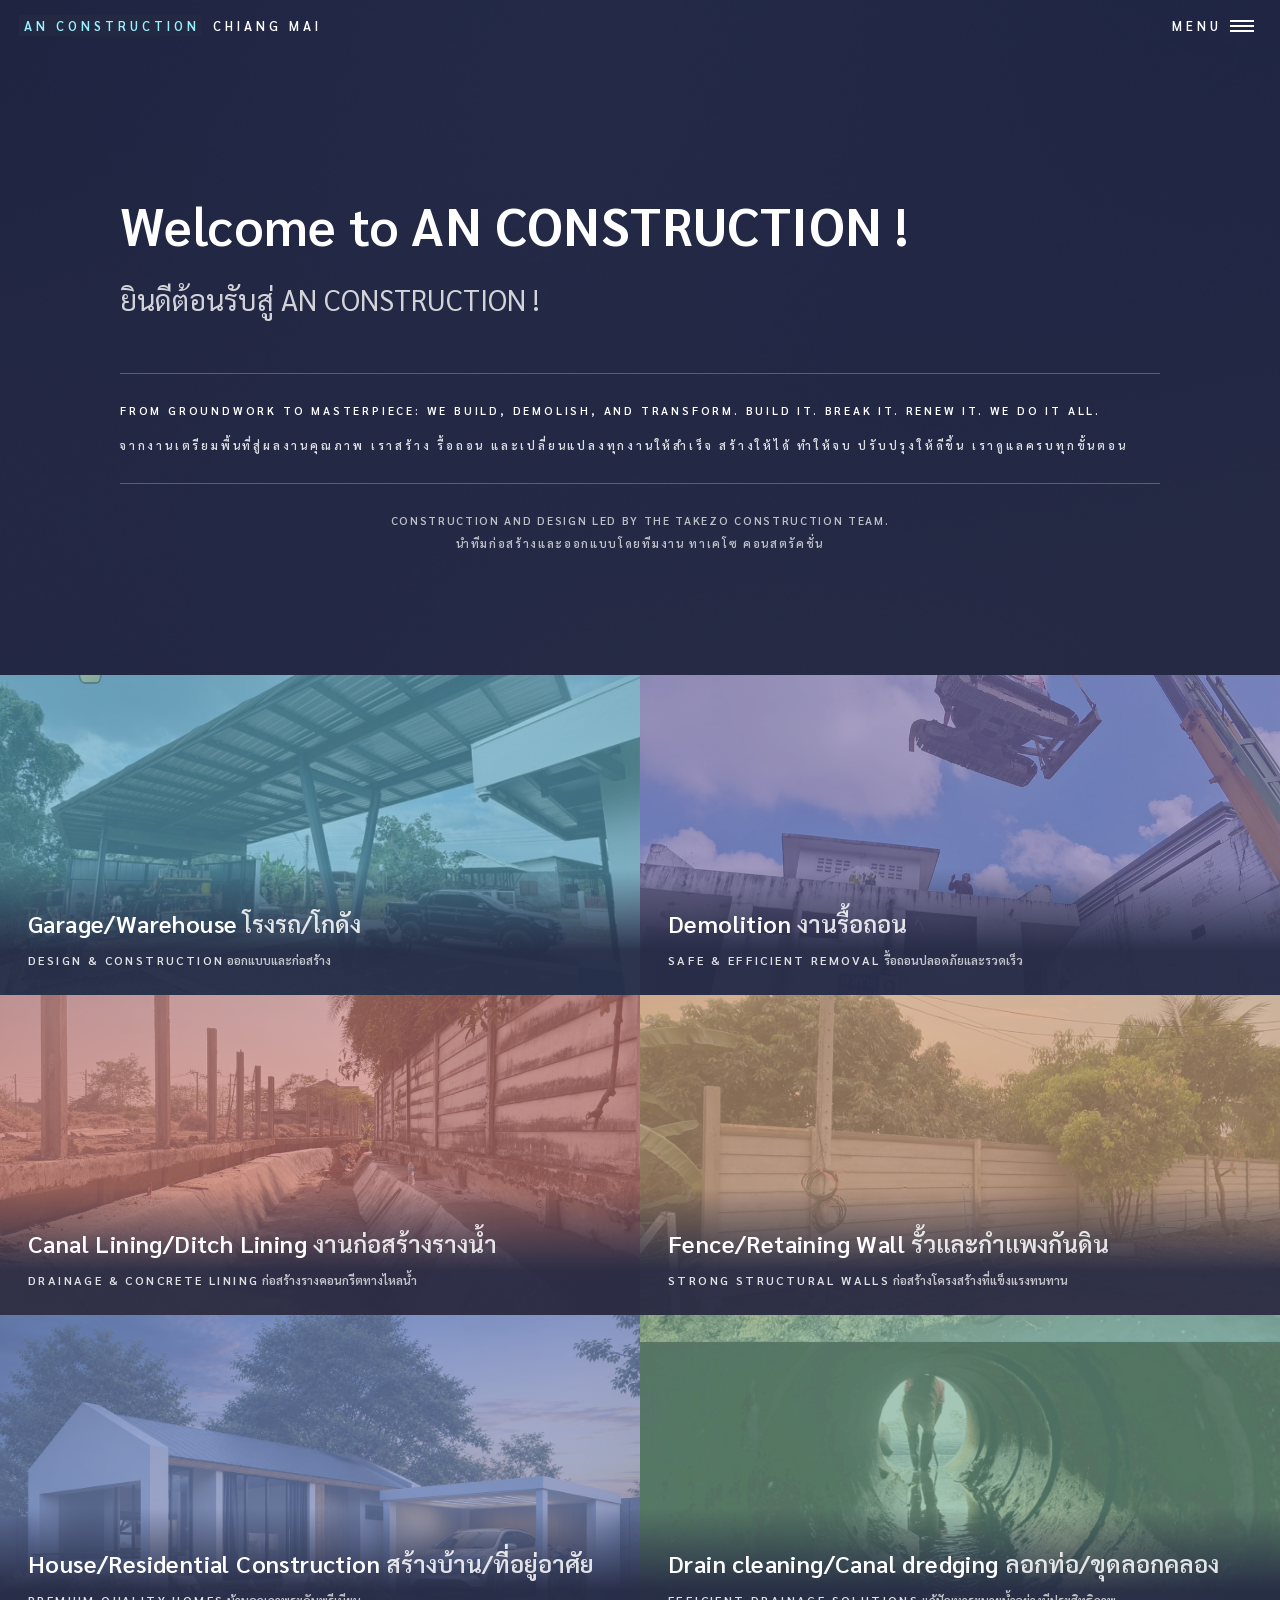
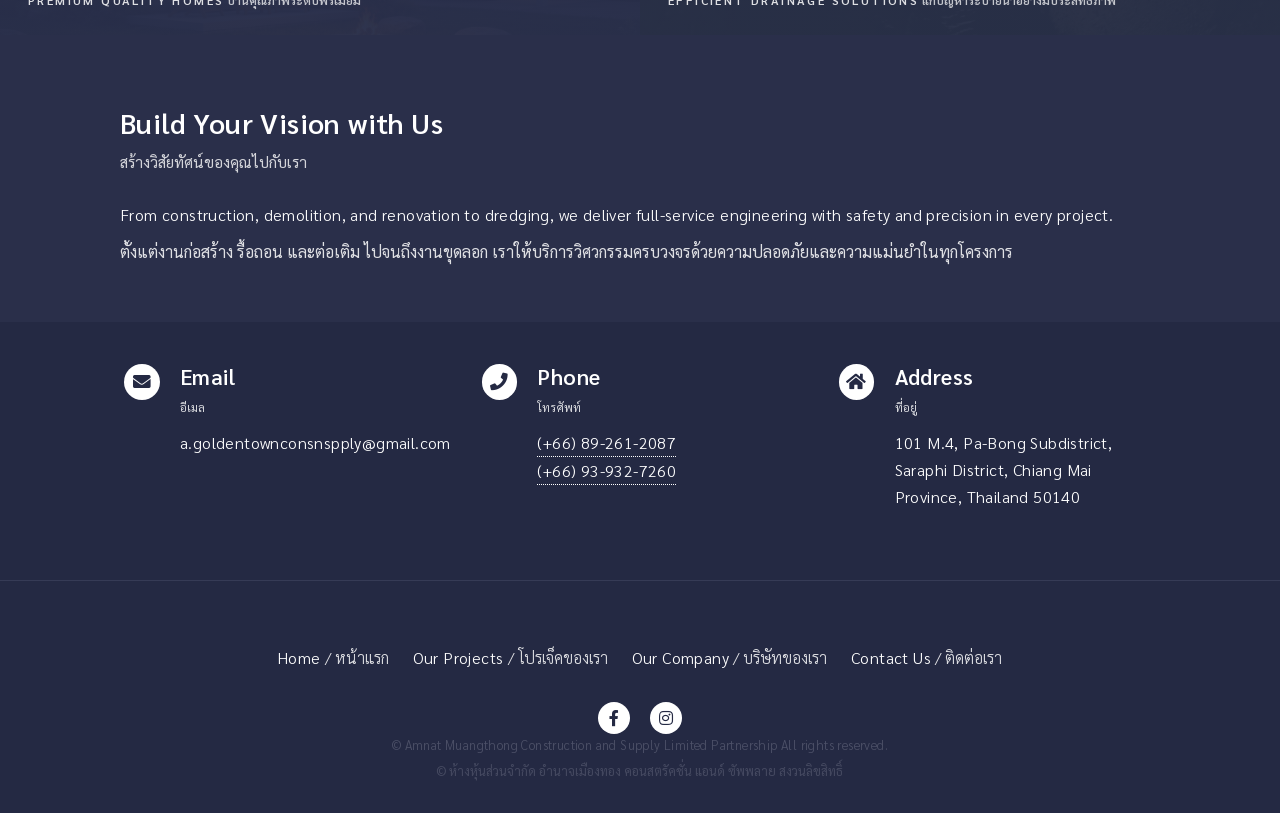
<file: index.html>
<!doctype html>
<!--
	Forty by HTML5 UP
	html5up.net | @ajlkn
	Free for personal and commercial use under the CCA 3.0 license (html5up.net/license)
-->
<html lang="th">
  <head>
    <title>AN CONSTRUCTION Chiang Mai</title>
    <meta charset="utf-8" />
    <meta
      name="viewport"
      content="width=device-width, initial-scale=1, user-scalable=no"
    />
    <link rel="preconnect" href="https://fonts.googleapis.com" />
    <link rel="preconnect" href="https://fonts.gstatic.com" crossorigin />
    <link href="https://fonts.googleapis.com/css2?family=Sarabun:ital,wght@0,100;0,200;0,300;0,400;0,500;0,600;0,700;0,800;1,100;1,200;1,300;1,400;1,500;1,600;1,700;1,800&display=swap" rel="stylesheet" />
    <link rel="stylesheet" href="assets/css/main.css" />
    <noscript
      ><link rel="stylesheet" href="assets/css/noscript.css"
    /></noscript>
    <meta name="description" content="อำนาจเมืองทอง คอนสตรัคชั่น (AN CONSTRUCTION) รับเหมาก่อสร้างในเชียงใหม่ครบวงจร ทั้งงานก่อสร้าง ต่อเติมบ้าน รื้อถอน และลอกท่อระบายน้ำ บริการมาตรฐาน ตรงเวลา ติดต่อขอใบเสนอราคาฟรี" />
    <meta name="keywords" content="ลอกท่อ, รื้อถอน, ต่อเติมบ้าน, ก่อสร้าง, เชียงใหม่, รับเหมาก่อสร้างเชียงใหม่, รื้อถอนอาคารเชียงใหม่, ลอกท่อระบายน้ำเชียงใหม่, ต่อเติมบ้านเชียงใหม่, รับสร้างบ้านเชียงใหม่, ขุดลอกคลองเชียงใหม่" />
    <link rel="canonical" href="https://www.anmtconstruction.com/index.html" />
    <link rel="icon" type="image/svg+xml" href="favicon.svg" />
    <meta property="og:type" content="website" />
    <meta property="og:title" content="AN CONSTRUCTION Chiang Mai" />
    <meta property="og:description" content="อำนาจเมืองทอง คอนสตรัคชั่น (AN CONSTRUCTION) รับเหมาก่อสร้างในเชียงใหม่ครบวงจร ทั้งงานก่อสร้าง ต่อเติมบ้าน รื้อถอน และลอกท่อระบายน้ำ บริการมาตรฐาน ตรงเวลา ติดต่อขอใบเสนอราคาฟรี" />
    <meta property="og:image" content="https://www.anmtconstruction.com/images/og-cover.jpg" />
    <meta property="og:url" content="https://www.anmtconstruction.com/index.html" />
    <meta property="og:locale" content="th_TH" />
    <meta name="twitter:card" content="summary_large_image" />
    <meta name="twitter:title" content="AN CONSTRUCTION Chiang Mai" />
    <meta name="twitter:description" content="อำนาจเมืองทอง คอนสตรัคชั่น (AN CONSTRUCTION) รับเหมาก่อสร้างในเชียงใหม่ครบวงจร ทั้งงานก่อสร้าง ต่อเติมบ้าน รื้อถอน และลอกท่อระบายน้ำ บริการมาตรฐาน ตรงเวลา ติดต่อขอใบเสนอราคาฟรี" />
    <meta name="twitter:image" content="https://www.anmtconstruction.com/images/og-cover.jpg" />
    <script type="application/ld+json">
{
  "@context": "https://schema.org",
  "@type": "GeneralContractor",
  "name": "AN CONSTRUCTION Chiang Mai",
  "legalName": "Amnat Muangthong Construction and Supply Limited Partnership",
  "alternateName": "อำนาจเมืองทอง คอนสตรัคชั่น",
  "image": "https://www.anmtconstruction.com/images/og-cover.jpg",
  "url": "https://www.anmtconstruction.com/",
  "telephone": [
    "+66892612087",
    "+66939327260"
  ],
  "email": "a.goldentownconsnspply@gmail.com",
  "address": {
    "@type": "PostalAddress",
    "streetAddress": "101 M.4",
    "addressLocality": "Pa-Bong Subdistrict, Saraphi District",
    "addressRegion": "Chiang Mai",
    "postalCode": "50140",
    "addressCountry": "TH"
  },
  "geo": {
    "@type": "GeoCoordinates",
    "latitude": 18.7295757,
    "longitude": 99.0670663
  },
  "hasMap": "https://maps.app.goo.gl/4C1uCDPWaN1j6zAW7",
  "areaServed": "Chiang Mai, Thailand",
  "sameAs": [
    "https://www.facebook.com/AmnatMuengThong",
    "https://www.instagram.com/anmtconstructions/"
  ],
  "priceRange": "$$"
}
    </script>

  </head>
  <body class="is-preload">
    <!-- Wrapper -->
    <div id="wrapper">
      <!-- Header -->
      <header id="header" class="alt">
        <a href="index.html" class="logo"
          ><strong>AN CONSTRUCTION</strong> <span>Chiang Mai</span></a
        >
        <nav>
          <a href="#menu">Menu</a>
        </nav>
      </header>

      <!-- Menu -->
      <nav id="menu">
        <ul class="links">
          <li><a href="index.html">Home<span class="i18n-th-inline"> / หน้าแรก</span></a></li>
          <li><a href="project.html">Our Projects<span class="i18n-th-inline"> / โปรเจ็คของเรา</span></a></li>
          <li><a href="companyinfo.html">Our Company<span class="i18n-th-inline"> / บริษัทของเรา</span></a></li>
          <li><a href="contactus.html">Contact Us<span class="i18n-th-inline"> / ติดต่อเรา</span></a></li>
        </ul>
      </nav>

      <!-- Banner -->
      <section id="banner" class="major">
        <div class="inner">
          <header class="major">
            <h1>Welcome to AN CONSTRUCTION !<span class="i18n-th">ยินดีต้อนรับสู่ AN CONSTRUCTION !</span></h1>
          </header>
          <hr class="banner-divider" />
          <div class="content">
            <p>
              From Groundwork to Masterpiece: We Build, Demolish, and Transform. Build it. Break it. Renew it. We do it all.
            </p>
            <p class="i18n-th">
              <br>จากงานเตรียมพื้นที่สู่ผลงานคุณภาพ เราสร้าง รื้อถอน และเปลี่ยนแปลงทุกงานให้สำเร็จ สร้างให้ได้ ทำให้จบ ปรับปรุงให้ดีขึ้น เราดูแลครบทุกขั้นตอน
            </p>
          </div>
          <hr class="banner-divider" />
          <div class="banner-credit">
            <p>
              Construction and design led by the Takezo Construction team.
            </p>
            <p class="i18n-th">
              นำทีมก่อสร้างและออกแบบโดยทีมงาน ทาเคโซ คอนสตรัคชั่น
            </p>
          </div>
        </div>
      </section>

      <!-- Main -->
      <div id="main">
        <!-- One -->
        <section id="one" class="tiles">
          <article>
            <span class="image">
              <img src="images/Garage%20Cons.jpg" alt="โครงหลังคาเหล็กช่วงกว้างคลุมพื้นที่จอดรถและจัดเก็บของ" />
            </span>
            <header class="major">
              <h3>
                <a href="garage-warehouse.html" class="link"
                  >Garage/Warehouse<span class="i18n-th-inline"> โรงรถ/โกดัง</span></a
                >
              </h3>
              <p>Design &amp; Construction<span class="i18n-th-inline"> ออกแบบและก่อสร้าง</span></p>
            </header>
          </article>
          <article>
            <span class="image">
              <img src="images/เครนติ้วแบคโฮ.jpg" alt="รถเครนยกรถขุดขึ้นชั้นบนอาคารเพื่อรื้อถอนแบบบนลงล่าง" />
            </span>
            <header class="major">
              <h3><a href="demolition.html" class="link">Demolition<span class="i18n-th-inline"> งานรื้อถอน</span></a></h3>
              <p>Safe &amp; Efficient Removal<span class="i18n-th-inline"> รื้อถอนปลอดภัยและรวดเร็ว</span></p>
            </header>
          </article>
          <article>
            <span class="image">
              <img src="images/ก่อสร้างดาดลำเหมือง%2001.jpg" alt="รางระบายน้ำคอนกรีตเสริมเหล็กที่ก่อสร้างแล้วเสร็จ" />
            </span>
            <header class="major">
              <h3>
                <a href="canal-lining.html" class="link"
                  >Canal Lining/Ditch Lining<span class="i18n-th-inline"> งานก่อสร้างรางน้ำ</span></a
                >
              </h3>
              <p>Drainage &amp; Concrete Lining<span class="i18n-th-inline"> ก่อสร้างรางคอนกรีตทางไหลน้ำ</span></p>
            </header>
          </article>
          <article>
            <span class="image">
              <img src="images/ผนังกั้นดิน%2001.jpg" alt="รั้วคอนกรีตสำเร็จรูปกั้นแนวเขตที่ดิน" />
            </span>
            <header class="major">
              <h3>
                <a href="fence.html" class="link"
                  >Fence/Retaining Wall<span class="i18n-th-inline"> รั้วและกำแพงกันดิน</span></a
                >
              </h3>
              <p>Strong Structural Walls<span class="i18n-th-inline"> ก่อสร้างโครงสร้างที่แข็งแรงทนทาน</span></p>
            </header>
          </article>
          <article>
            <span class="image">
              <img src="images/บ้านตัวอย่าง%20TK.png" alt="บ้านพักอาศัยตัวอย่างที่ออกแบบและก่อสร้างโดยทีมงาน AN CONSTRUCTION" />
            </span>
            <header class="major">
              <h3>
                <a href="house.html" class="link"
                  >House/Residential Construction<span class="i18n-th-inline"> สร้างบ้าน/ที่อยู่อาศัย</span></a
                >
              </h3>
              <p>Premium Quality Homes<span class="i18n-th-inline"> บ้านคุณภาพระดับพรีเมียม</span></p>
            </header>
          </article>
          <article>
            <span class="image">
              <img src="images/ขุดลอกท่อระบายน้ำกาญจน์กนก.jpg" alt="ภาพเปรียบเทียบก่อนและหลังขุดลอกท่อระบายน้ำที่อุดตัน" style="object-position: center 75%;" />
            </span>
            <header class="major">
              <h3>
                <a href="drain-cleaning.html" class="link"
                  >Drain cleaning/Canal dredging<span class="i18n-th-inline"> ลอกท่อ/ขุดลอกคลอง</span></a
                >
              </h3>
              <p>Efficient Drainage Solutions<span class="i18n-th-inline"> แก้ปัญหาระบายน้ำอย่างมีประสิทธิภาพ</span></p>
            </header>
          </article>
        </section>

        <!-- Two -->
        <section id="two" class="wide-intro">
          <div class="inner">
            <header class="major">
              <h2>Build Your Vision with Us<span class="i18n-th">สร้างวิสัยทัศน์ของคุณไปกับเรา</span></h2>
            </header>
            <p class="tagline-line">
              From construction, demolition, and renovation to dredging, we deliver full-service engineering with safety and precision in every project.
            </p>
            <p class="i18n-th tagline-line">
              ตั้งแต่งานก่อสร้าง รื้อถอน และต่อเติม ไปจนถึงงานขุดลอก เราให้บริการวิศวกรรมครบวงจรด้วยความปลอดภัยและความแม่นยำในทุกโครงการ
            </p>
          </div>
        </section>
      </div>

      <section id="contact">
        <div class="inner contact-stack">
          <section>
            <div class="contact-method">
              <span class="icon solid alt fa-envelope"></span>
              <div class="contact-copy">
                <h3>Email<span class="i18n-th">อีเมล</span></h3>
                <span>a.goldentownconsnspply@gmail.com</span>
              </div>
            </div>
          </section>
          <section>
            <div class="contact-method">
              <span class="icon solid alt fa-phone"></span>
              <div class="contact-copy">
                <h3>Phone<span class="i18n-th">โทรศัพท์</span></h3>
                <span><a href="tel:+66892612087">(+66) 89-261-2087</a><br /><a href="tel:+66939327260">(+66) 93-932-7260</a></span>
              </div>
            </div>
          </section>
          <section>
            <div class="contact-method">
              <span class="icon solid alt fa-home"></span>
              <div class="contact-copy">
                <h3>Address<span class="i18n-th">ที่อยู่</span></h3>
                <span>101 M.4, Pa-Bong Subdistrict, Saraphi District, Chiang Mai Province, Thailand 50140</span>
              </div>
            </div>
          </section>
        </div>
      </section>

      <!-- Footer -->
      <footer id="footer">
        <div class="inner">
          <ul class="footer-links">
            <li><a href="index.html">Home<span class="i18n-th-inline"> / หน้าแรก</span></a></li>
            <li><a href="project.html">Our Projects<span class="i18n-th-inline"> / โปรเจ็คของเรา</span></a></li>
            <li><a href="companyinfo.html">Our Company<span class="i18n-th-inline"> / บริษัทของเรา</span></a></li>
            <li><a href="contactus.html">Contact Us<span class="i18n-th-inline"> / ติดต่อเรา</span></a></li>
          </ul>
          <ul class="icons">
            <li>
              <a href="https://www.facebook.com/AmnatMuengThong" class="icon brands alt fa-facebook-f"
                ><span class="label">Facebook</span></a
              >
            </li>
            <li>
              <a href="https://www.instagram.com/anmtconstructions/" class="icon brands alt fa-instagram"
                ><span class="label">Instagram</span></a
              >
            </li>
          </ul>
          <ul class="copyright">
            <li>
              &copy; Amnat Muangthong Construction and Supply Limited Partnership All
              rights reserved.<span class="i18n-th">&copy; ห้างหุ้นส่วนจำกัด อำนาจเมืองทอง คอนสตรัคชั่น แอนด์ ซัพพลาย สงวนลิขสิทธิ์</span>
            </li>
          </ul>
        </div>
      </footer>
    </div>

    <!-- Scripts -->
    <script src="assets/js/jquery.min.js"></script>
    <script src="assets/js/jquery.scrolly.min.js"></script>
    <script src="assets/js/jquery.scrollex.min.js"></script>
    <script src="assets/js/browser.min.js"></script>
    <script src="assets/js/breakpoints.min.js"></script>
    <script src="assets/js/util.js"></script>
    <script src="assets/js/main.js"></script>
  </body>
</html>
</file>
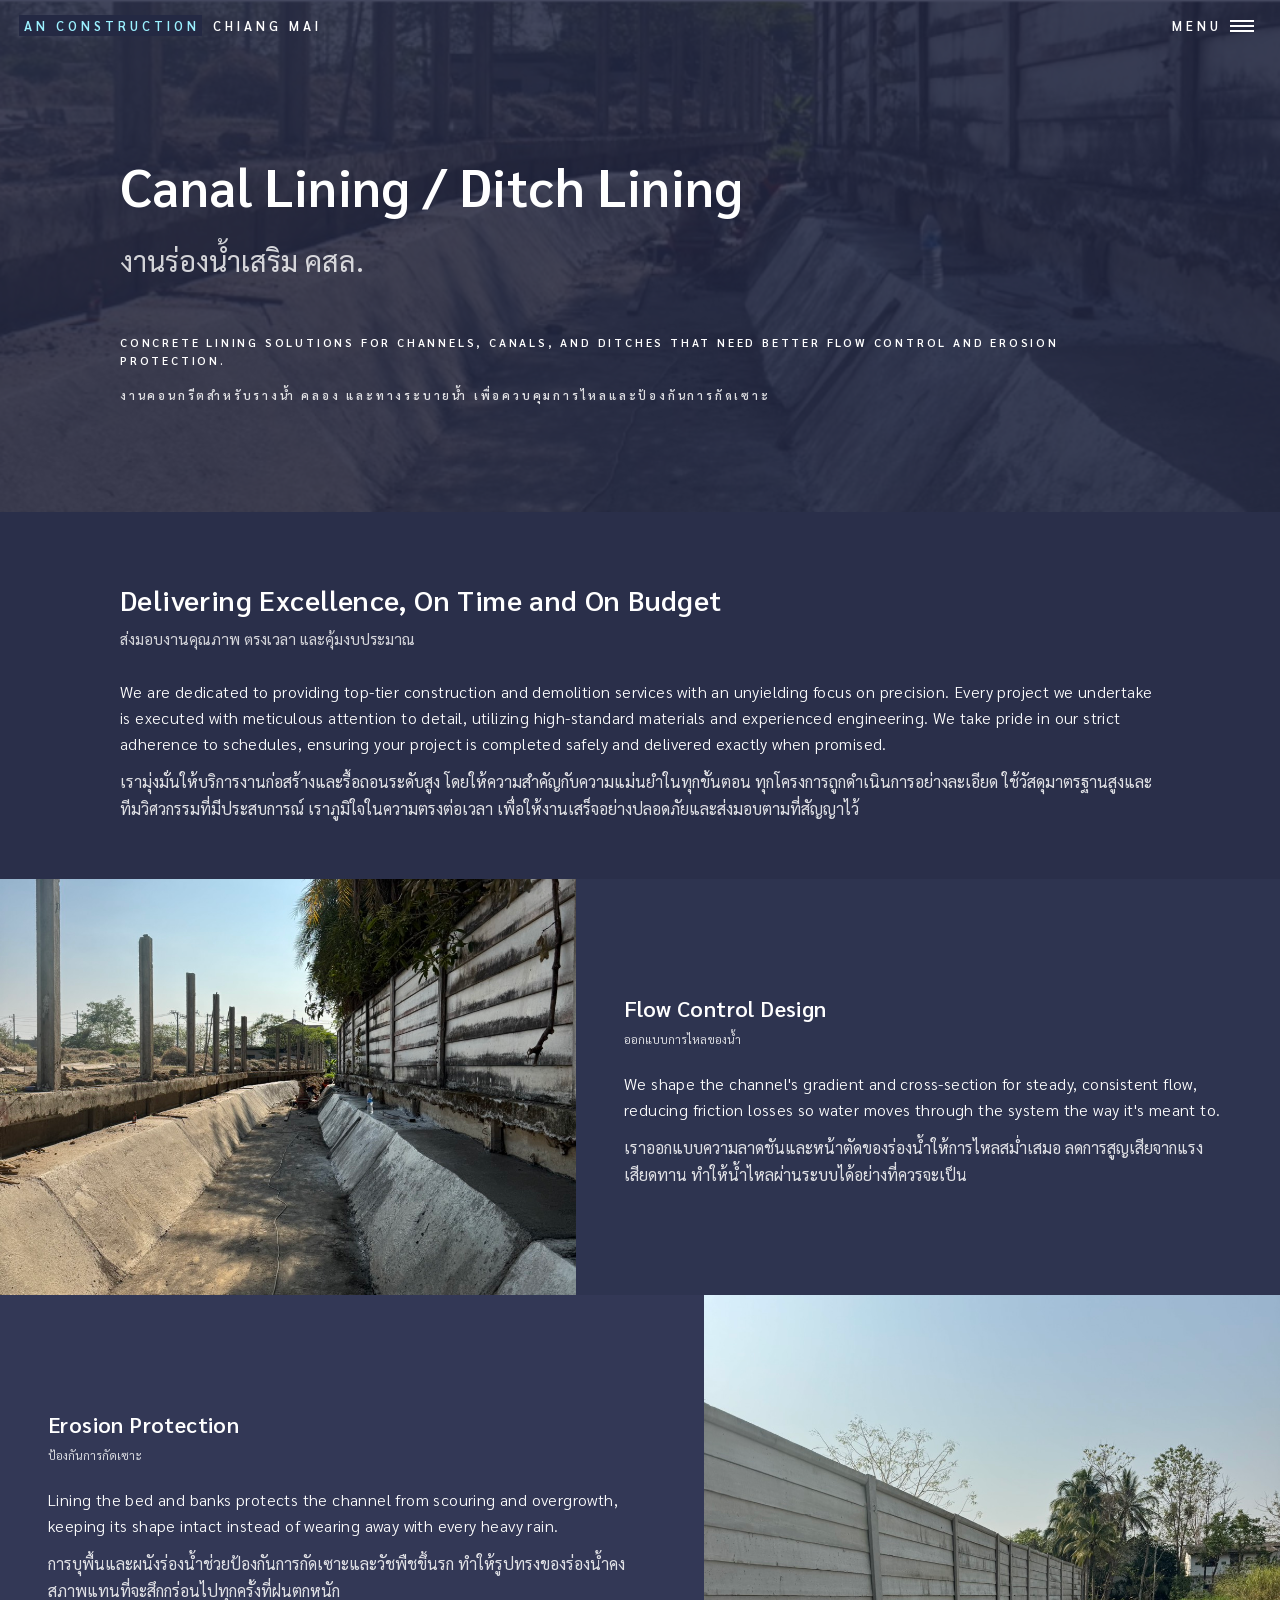
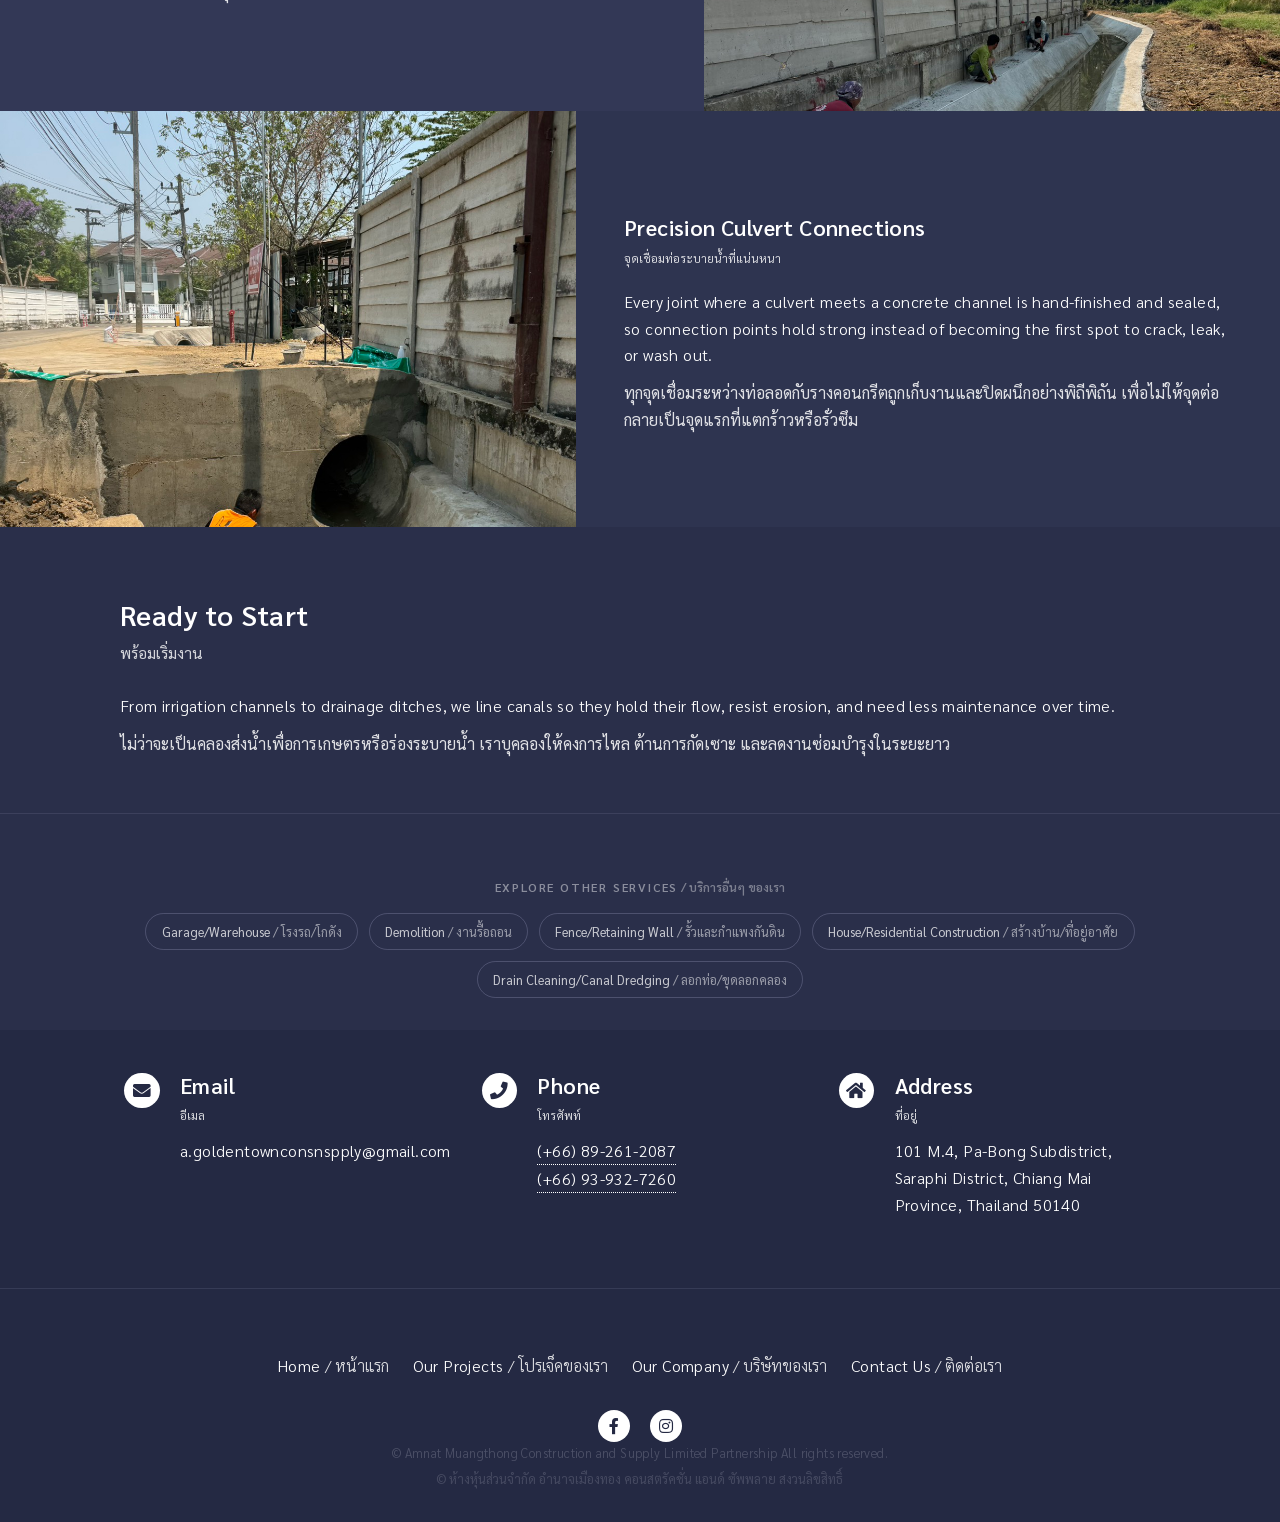
<file: canal-lining.html>
<!doctype html>
<html lang="th">
  <head>
    <title>Canal Lining / Ditch Lining - AN CONSTRUCTION Chiang Mai</title>
    <meta charset="utf-8" />
    <meta
      name="viewport"
      content="width=device-width, initial-scale=1, user-scalable=no"
    />
    <link rel="preconnect" href="https://fonts.googleapis.com" />
    <link rel="preconnect" href="https://fonts.gstatic.com" crossorigin />
    <link href="https://fonts.googleapis.com/css2?family=Sarabun:ital,wght@0,100;0,200;0,300;0,400;0,500;0,600;0,700;0,800;1,100;1,200;1,300;1,400;1,500;1,600;1,700;1,800&display=swap" rel="stylesheet" />
    <link rel="stylesheet" href="assets/css/main.css" />
    <noscript
      ><link rel="stylesheet" href="assets/css/noscript.css"
    /></noscript>
    <meta name="description" content="งานก่อสร้างดาดคลอง รางระบายน้ำ และคูคลองคอนกรีตเสริมเหล็กในเชียงใหม่ ป้องกันการกัดเซาะ ลดการรั่วซึม โดยทีมช่างจาก AN CONSTRUCTION" />
    <link rel="canonical" href="https://www.anmtconstruction.com/canal-lining.html" />
    <link rel="icon" type="image/svg+xml" href="favicon.svg" />
    <meta property="og:type" content="website" />
    <meta property="og:title" content="Canal Lining / Ditch Lining - AN CONSTRUCTION Chiang Mai" />
    <meta property="og:description" content="งานก่อสร้างดาดคลอง รางระบายน้ำ และคูคลองคอนกรีตเสริมเหล็กในเชียงใหม่ ป้องกันการกัดเซาะ ลดการรั่วซึม โดยทีมช่างจาก AN CONSTRUCTION" />
    <meta property="og:image" content="https://www.anmtconstruction.com/images/ก่อสร้างดาดลำเหมือง%2001.jpg" />
    <meta property="og:url" content="https://www.anmtconstruction.com/canal-lining.html" />
    <meta property="og:locale" content="th_TH" />
    <meta name="twitter:card" content="summary_large_image" />
    <meta name="twitter:title" content="Canal Lining / Ditch Lining - AN CONSTRUCTION Chiang Mai" />
    <meta name="twitter:description" content="งานก่อสร้างดาดคลอง รางระบายน้ำ และคูคลองคอนกรีตเสริมเหล็กในเชียงใหม่ ป้องกันการกัดเซาะ ลดการรั่วซึม โดยทีมช่างจาก AN CONSTRUCTION" />
    <meta name="twitter:image" content="https://www.anmtconstruction.com/images/ก่อสร้างดาดลำเหมือง%2001.jpg" />
    <script type="application/ld+json">
{
  "@context": "https://schema.org",
  "@type": "GeneralContractor",
  "name": "AN CONSTRUCTION Chiang Mai",
  "legalName": "Amnat Muangthong Construction and Supply Limited Partnership",
  "alternateName": "อำนาจเมืองทอง คอนสตรัคชั่น",
  "image": "https://www.anmtconstruction.com/images/og-cover.jpg",
  "url": "https://www.anmtconstruction.com/",
  "telephone": [
    "+66892612087",
    "+66939327260"
  ],
  "email": "a.goldentownconsnspply@gmail.com",
  "address": {
    "@type": "PostalAddress",
    "streetAddress": "101 M.4",
    "addressLocality": "Pa-Bong Subdistrict, Saraphi District",
    "addressRegion": "Chiang Mai",
    "postalCode": "50140",
    "addressCountry": "TH"
  },
  "geo": {
    "@type": "GeoCoordinates",
    "latitude": 18.7295757,
    "longitude": 99.0670663
  },
  "hasMap": "https://maps.app.goo.gl/4C1uCDPWaN1j6zAW7",
  "areaServed": "Chiang Mai, Thailand",
  "sameAs": [
    "https://www.facebook.com/AmnatMuengThong",
    "https://www.instagram.com/anmtconstructions/"
  ],
  "priceRange": "$$"
}
    </script>
    <script type="application/ld+json">
{
  "@context": "https://schema.org",
  "@type": "Service",
  "serviceType": "Canal and Ditch Lining",
  "name": "Canal Lining / Ditch Lining",
  "provider": {
    "@type": "GeneralContractor",
    "name": "AN CONSTRUCTION Chiang Mai"
  },
  "areaServed": "Chiang Mai, Thailand",
  "description": "งานก่อสร้างดาดคลอง รางระบายน้ำ และคูคลองคอนกรีตเสริมเหล็กในเชียงใหม่ ป้องกันการกัดเซาะ ลดการรั่วซึม โดยทีมช่างจาก AN CONSTRUCTION"
}
    </script>

  </head>
  <body class="is-preload" data-page="canal">
    <div id="wrapper">
      <header id="header" class="alt">
        <a href="index.html" class="logo"
          ><strong>AN CONSTRUCTION</strong> <span>Chiang Mai</span></a
        >
        <nav>
          <a href="#menu">Menu</a>
        </nav>
      </header>

      <nav id="menu">
        <ul class="links">
          <li><a href="index.html">Home<span class="i18n-th-inline"> / หน้าแรก</span></a></li>
          <li><a href="project.html">Our Projects<span class="i18n-th-inline"> / โปรเจ็คของเรา</span></a></li>
          <li><a href="companyinfo.html">Our Company<span class="i18n-th-inline"> / บริษัทของเรา</span></a></li>
          <li><a href="contactus.html">Contact Us<span class="i18n-th-inline"> / ติดต่อเรา</span></a></li>
        </ul>
      </nav>

      <section id="banner">
        <div class="inner">
          <span class="image">
            <img src="images/แบนเนอร์%20Google%20forms%20%283%29.png" alt="รางระบายน้ำคอนกรีตเสริมเหล็กที่ก่อสร้างแล้วเสร็จ" />
          </span>
          <header class="major">
            <h1>Canal Lining / Ditch Lining<span class="i18n-th">งานร่องน้ำเสริม คสล.</span></h1>
          </header>
          <div class="content">
            <p>
              Concrete lining solutions for channels, canals, and ditches that
              need better flow control and erosion protection.
            </p>
            <p class="i18n-th">
              <br>งานคอนกรีตสำหรับรางน้ำ คลอง และทางระบายน้ำ เพื่อควบคุมการไหลและป้องกันการกัดเซาะ
            </p>
          </div>
        </div>
      </section>

      <div id="main">
        <section id="one">
          <div class="inner">
            <header class="major">
              <h2>Delivering Excellence, On Time and On Budget<span class="i18n-th">ส่งมอบงานคุณภาพ ตรงเวลา และคุ้มงบประมาณ</span></h2>
            </header>
            <p>
              We are dedicated to providing top-tier construction and demolition
              services with an unyielding focus on precision. Every project we
              undertake is executed with meticulous attention to detail,
              utilizing high-standard materials and experienced engineering. We
              take pride in our strict adherence to schedules, ensuring your
              project is completed safely and delivered exactly when promised.
            </p>
            <p class="i18n-th">
              เรามุ่งมั่นให้บริการงานก่อสร้างและรื้อถอนระดับสูง โดยให้ความสำคัญกับความแม่นยำในทุกขั้นตอน
              ทุกโครงการถูกดำเนินการอย่างละเอียด ใช้วัสดุมาตรฐานสูงและทีมวิศวกรรมที่มีประสบการณ์
              เราภูมิใจในความตรงต่อเวลา เพื่อให้งานเสร็จอย่างปลอดภัยและส่งมอบตามที่สัญญาไว้
            </p>
          </div>
        </section>

        <section id="two" class="spotlights">
          <section>
            <span class="image">
              <img
                src="images/ก่อสร้างดาดลำเหมือง 01.jpg"
                alt="รางระบายน้ำคอนกรีตเสริมเหล็กที่ก่อสร้างแล้วเสร็จ"
                data-position="center center"
              />
            </span>
            <div class="content">
              <div class="inner">
                <header class="major">
                  <h3>Flow Control Design<span class="i18n-th">ออกแบบการไหลของน้ำ</span></h3>
                </header>
                <p>
                  We shape the channel's gradient and cross-section for
                  steady, consistent flow, reducing friction losses so water
                  moves through the system the way it's meant to.
                </p>
                <p class="i18n-th">
                  เราออกแบบความลาดชันและหน้าตัดของร่องน้ำให้การไหลสม่ำเสมอ ลดการสูญเสียจากแรงเสียดทาน
                  ทำให้น้ำไหลผ่านระบบได้อย่างที่ควรจะเป็น
                </p>
              </div>
            </div>
          </section>
          <section>
            <span class="image">
              <img src="images/ก่อสร้างดาดลำเหมือง 07.jpg" alt="ทีมช่างเก็บงานผิวคอนกรีตดาดคลองข้างกำแพงสำเร็จรูป" data-position="top center" />
            </span>
            <div class="content">
              <div class="inner">
                <header class="major">
                  <h3>Erosion Protection<span class="i18n-th">ป้องกันการกัดเซาะ</span></h3>
                </header>
                <p>
                  Lining the bed and banks protects the channel from
                  scouring and overgrowth, keeping its shape intact instead
                  of wearing away with every heavy rain.
                </p>
                <p class="i18n-th">
                  การบุพื้นและผนังร่องน้ำช่วยป้องกันการกัดเซาะและวัชพืชขึ้นรก
                  ทำให้รูปทรงของร่องน้ำคงสภาพแทนที่จะสึกกร่อนไปทุกครั้งที่ฝนตกหนัก
                </p>
              </div>
            </div>
          </section>
          <section>
            <span class="image">
              <img src="images/ก่อสร้างดาดลำเหมือง 08.jpg" alt="ช่างเก็บงานรอยต่อท่อลอดกับรางคอนกรีตในพื้นที่ชุมชน" data-position="25% 25%" />
            </span>
            <div class="content">
              <div class="inner">
                <header class="major">
                  <h3>Precision Culvert Connections<span class="i18n-th">จุดเชื่อมท่อระบายน้ำที่แน่นหนา</span></h3>
                </header>
                <p>
                  Every joint where a culvert meets a concrete channel is
                  hand-finished and sealed, so connection points hold strong
                  instead of becoming the first spot to crack, leak, or
                  wash out.
                </p>
                <p class="i18n-th">
                  ทุกจุดเชื่อมระหว่างท่อลอดกับรางคอนกรีตถูกเก็บงานและปิดผนึกอย่างพิถีพิถัน
                  เพื่อไม่ให้จุดต่อกลายเป็นจุดแรกที่แตกร้าวหรือรั่วซึม
                </p>
              </div>
            </div>
          </section>
        </section>

        <section id="three">
          <div class="inner">
            <header class="major">
              <h2>Ready to Start<span class="i18n-th">พร้อมเริ่มงาน</span></h2>
            </header>
            <p>
              From irrigation channels to drainage ditches, we line canals
              so they hold their flow, resist erosion, and need less
              maintenance over time.
            </p>
            <p class="i18n-th">
              ไม่ว่าจะเป็นคลองส่งน้ำเพื่อการเกษตรหรือร่องระบายน้ำ เราบุคลองให้คงการไหล
              ต้านการกัดเซาะ และลดงานซ่อมบำรุงในระยะยาว
            </p>
          </div>
        </section>

        <section id="related-services">
          <div class="inner">
            <span class="related-services-label">Explore Other Services<span class="i18n-th-inline"> / บริการอื่นๆ ของเรา</span></span>
            <div class="related-services-links">
              <a href="garage-warehouse.html">Garage/Warehouse<span class="i18n-th-inline"> / โรงรถ/โกดัง</span></a>
              <a href="demolition.html">Demolition<span class="i18n-th-inline"> / งานรื้อถอน</span></a>
              <a href="fence.html">Fence/Retaining Wall<span class="i18n-th-inline"> / รั้วและกำแพงกันดิน</span></a>
              <a href="house.html">House/Residential Construction<span class="i18n-th-inline"> / สร้างบ้าน/ที่อยู่อาศัย</span></a>
              <a href="drain-cleaning.html">Drain Cleaning/Canal Dredging<span class="i18n-th-inline"> / ลอกท่อ/ขุดลอกคลอง</span></a>
            </div>
          </div>
        </section>
      </div>

      <section id="contact">
        <div class="inner contact-stack">
          <section>
            <div class="contact-method">
              <span class="icon solid alt fa-envelope"></span>
              <div class="contact-copy">
                <h3>Email<span class="i18n-th">อีเมล</span></h3>
                <span>a.goldentownconsnspply@gmail.com</span>
              </div>
            </div>
          </section>
          <section>
            <div class="contact-method">
              <span class="icon solid alt fa-phone"></span>
              <div class="contact-copy">
                <h3>Phone<span class="i18n-th">โทรศัพท์</span></h3>
                <span><a href="tel:+66892612087">(+66) 89-261-2087</a><br /><a href="tel:+66939327260">(+66) 93-932-7260</a></span>
              </div>
            </div>
          </section>
          <section>
            <div class="contact-method">
              <span class="icon solid alt fa-home"></span>
              <div class="contact-copy">
                <h3>Address<span class="i18n-th">ที่อยู่</span></h3>
                <span>101 M.4, Pa-Bong Subdistrict, Saraphi District, Chiang Mai Province, Thailand 50140</span>
              </div>
            </div>
          </section>
        </div>
      </section>

      <footer id="footer">
        <div class="inner">
          <ul class="footer-links">
            <li><a href="index.html">Home<span class="i18n-th-inline"> / หน้าแรก</span></a></li>
            <li><a href="project.html">Our Projects<span class="i18n-th-inline"> / โปรเจ็คของเรา</span></a></li>
            <li><a href="companyinfo.html">Our Company<span class="i18n-th-inline"> / บริษัทของเรา</span></a></li>
            <li><a href="contactus.html">Contact Us<span class="i18n-th-inline"> / ติดต่อเรา</span></a></li>
          </ul>
          <ul class="icons">
            <li>
              <a href="https://www.facebook.com/AmnatMuengThong" class="icon brands alt fa-facebook-f"
                ><span class="label">Facebook</span></a
              >
            </li>
            <li>
              <a href="https://www.instagram.com/anmtconstructions/" class="icon brands alt fa-instagram"
                ><span class="label">Instagram</span></a
              >
            </li>
          </ul>
          <ul class="copyright">
            <li>&copy; Amnat Muangthong Construction and Supply Limited Partnership All rights reserved.<span class="i18n-th">&copy; ห้างหุ้นส่วนจำกัด อำนาจเมืองทอง คอนสตรัคชั่น แอนด์ ซัพพลาย สงวนลิขสิทธิ์</span></li>
          </ul>
        </div>
      </footer>
    </div>

    <script src="assets/js/jquery.min.js"></script>
    <script src="assets/js/jquery.scrolly.min.js"></script>
    <script src="assets/js/jquery.scrollex.min.js"></script>
    <script src="assets/js/browser.min.js"></script>
    <script src="assets/js/breakpoints.min.js"></script>
    <script src="assets/js/util.js"></script>
    <script src="assets/js/main.js"></script>
  </body>
</html>
</file>
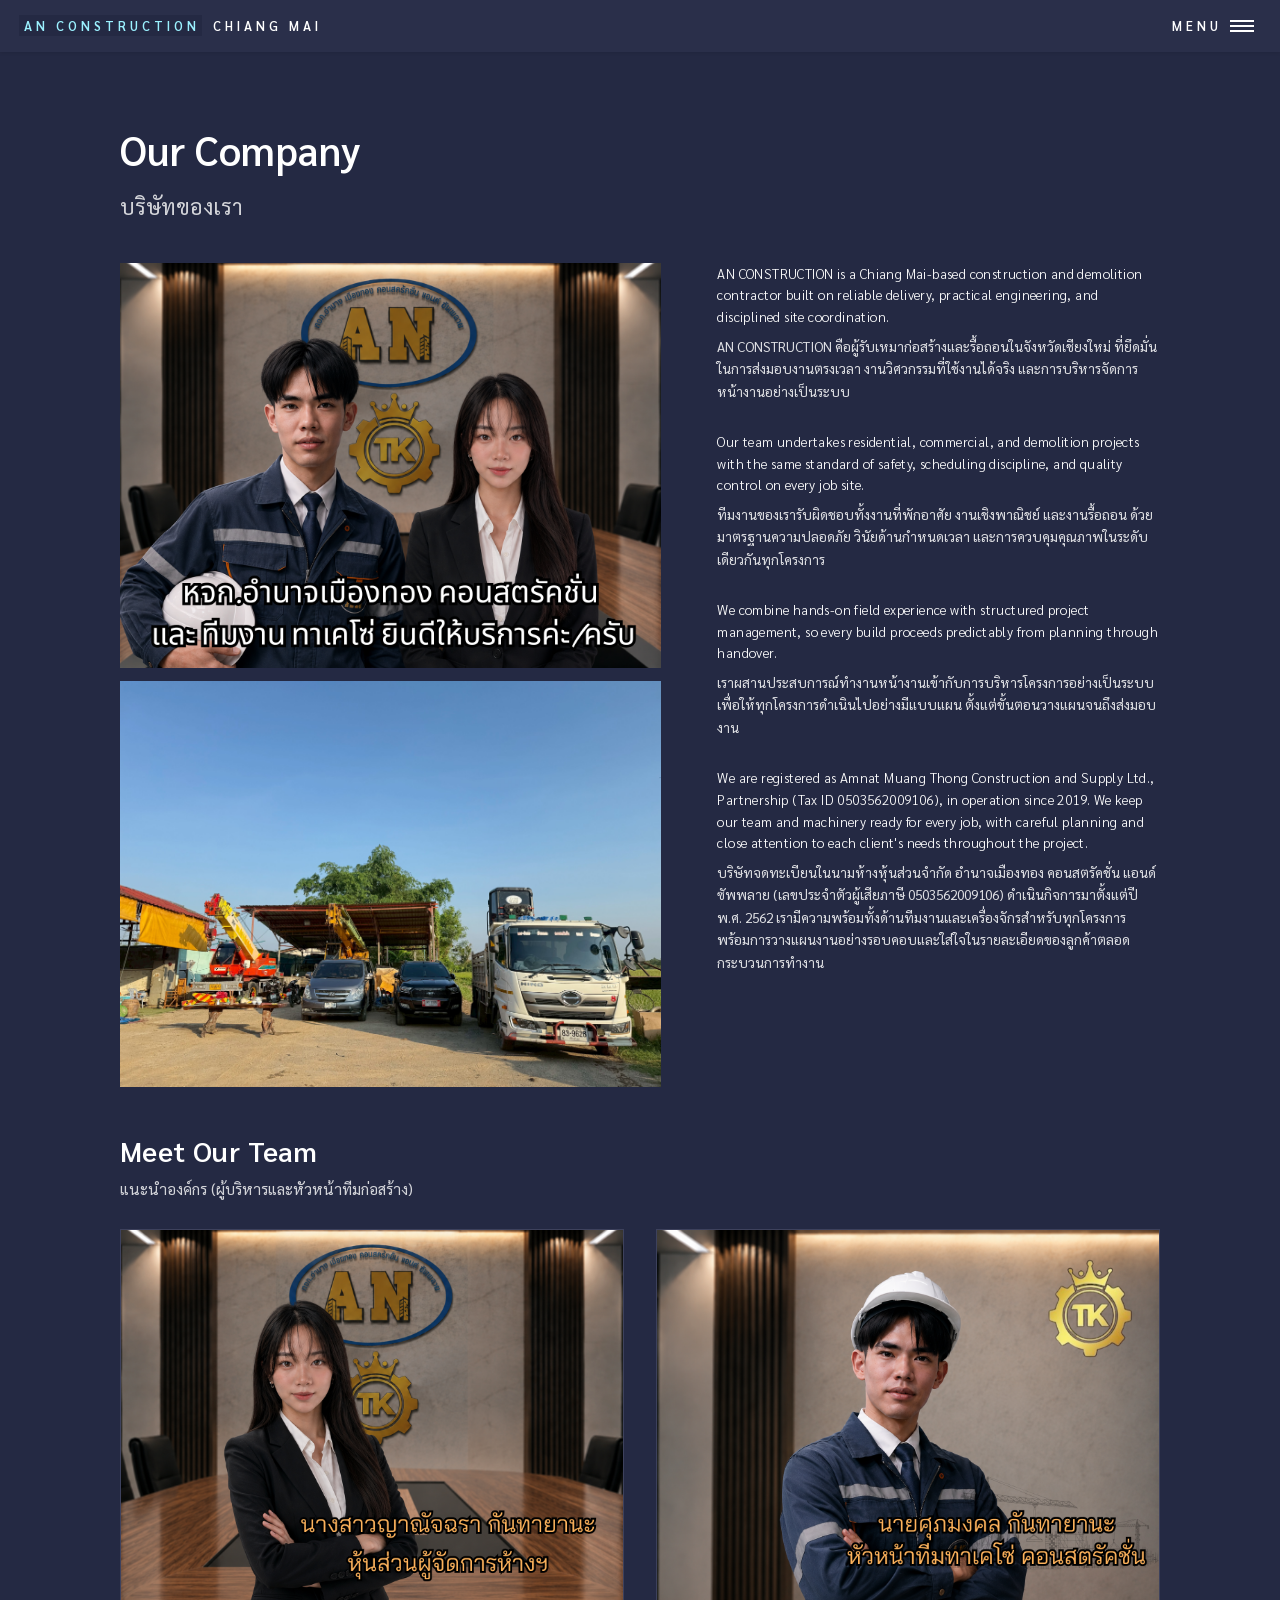
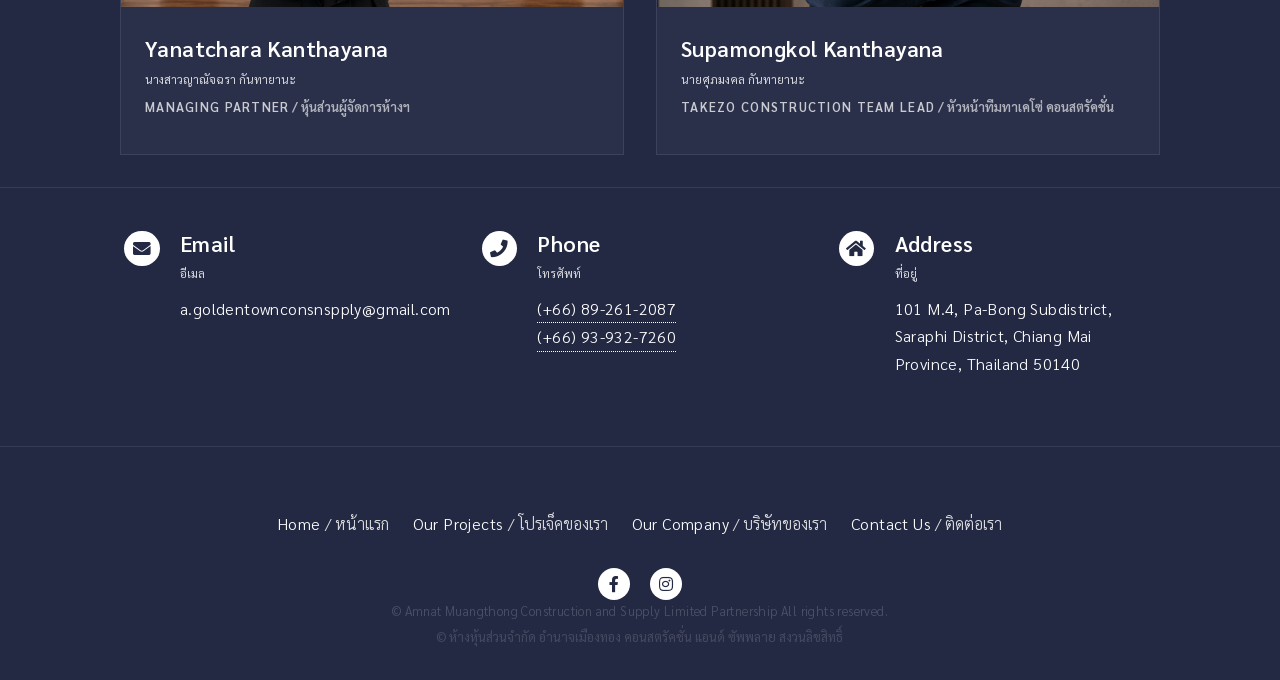
<file: companyinfo.html>
<!doctype html>
<!--
	Forty by HTML5 UP
	html5up.net | @ajlkn
	Free for personal and commercial use under the CCA 3.0 license (html5up.net/license)
-->
<html lang="th">
	<head>
		<title>Our Company - AN CONSTRUCTION Chiang Mai</title>
		<meta charset="utf-8" />
		<meta name="viewport" content="width=device-width, initial-scale=1, user-scalable=no" />
		<link rel="preconnect" href="https://fonts.googleapis.com" />
		<link rel="preconnect" href="https://fonts.gstatic.com" crossorigin />
		<link href="https://fonts.googleapis.com/css2?family=Sarabun:ital,wght@0,100;0,200;0,300;0,400;0,500;0,600;0,700;0,800;1,100;1,200;1,300;1,400;1,500;1,600;1,700;1,800&display=swap" rel="stylesheet" />
		<link rel="stylesheet" href="assets/css/main.css" />
		<noscript><link rel="stylesheet" href="assets/css/noscript.css" /></noscript>
    <meta name="description" content="รู้จัก AN CONSTRUCTION ผู้ให้บริการรับเหมาก่อสร้าง รื้อถอน และงานดินในเชียงใหม่ ทีมงานมีประสบการณ์ พร้อมดูแลโครงการของคุณอย่างมืออาชีพ" />
    <link rel="canonical" href="https://www.anmtconstruction.com/companyinfo.html" />
    <link rel="icon" type="image/svg+xml" href="favicon.svg" />
    <meta property="og:type" content="website" />
    <meta property="og:title" content="Our Company - AN CONSTRUCTION Chiang Mai" />
    <meta property="og:description" content="รู้จัก AN CONSTRUCTION ผู้ให้บริการรับเหมาก่อสร้าง รื้อถอน และงานดินในเชียงใหม่ ทีมงานมีประสบการณ์ พร้อมดูแลโครงการของคุณอย่างมืออาชีพ" />
    <meta property="og:image" content="https://www.anmtconstruction.com/images/og-cover.jpg" />
    <meta property="og:url" content="https://www.anmtconstruction.com/companyinfo.html" />
    <meta property="og:locale" content="th_TH" />
    <meta name="twitter:card" content="summary_large_image" />
    <meta name="twitter:title" content="Our Company - AN CONSTRUCTION Chiang Mai" />
    <meta name="twitter:description" content="รู้จัก AN CONSTRUCTION ผู้ให้บริการรับเหมาก่อสร้าง รื้อถอน และงานดินในเชียงใหม่ ทีมงานมีประสบการณ์ พร้อมดูแลโครงการของคุณอย่างมืออาชีพ" />
    <meta name="twitter:image" content="https://www.anmtconstruction.com/images/og-cover.jpg" />
    <script type="application/ld+json">
{
  "@context": "https://schema.org",
  "@type": "GeneralContractor",
  "name": "AN CONSTRUCTION Chiang Mai",
  "legalName": "Amnat Muangthong Construction and Supply Limited Partnership",
  "alternateName": "อำนาจเมืองทอง คอนสตรัคชั่น",
  "image": "https://www.anmtconstruction.com/images/og-cover.jpg",
  "url": "https://www.anmtconstruction.com/",
  "telephone": [
    "+66892612087",
    "+66939327260"
  ],
  "email": "a.goldentownconsnspply@gmail.com",
  "address": {
    "@type": "PostalAddress",
    "streetAddress": "101 M.4",
    "addressLocality": "Pa-Bong Subdistrict, Saraphi District",
    "addressRegion": "Chiang Mai",
    "postalCode": "50140",
    "addressCountry": "TH"
  },
  "geo": {
    "@type": "GeoCoordinates",
    "latitude": 18.7295757,
    "longitude": 99.0670663
  },
  "hasMap": "https://maps.app.goo.gl/4C1uCDPWaN1j6zAW7",
  "areaServed": "Chiang Mai, Thailand",
  "sameAs": [
    "https://www.facebook.com/AmnatMuengThong",
    "https://www.instagram.com/anmtconstructions/"
  ],
  "priceRange": "$$"
}
    </script>

	</head>
	<body class="is-preload" data-page="generic">

		<!-- Wrapper -->
			<div id="wrapper">

				<!-- Header -->
					<header id="header">
						<a href="index.html" class="logo"><strong>AN CONSTRUCTION</strong> <span>Chiang Mai</span></a>
						<nav>
							<a href="#menu">Menu</a>
						</nav>
					</header>

				<!-- Menu -->
					<nav id="menu">
						<ul class="links">
						  <li><a href="index.html">Home<span class="i18n-th-inline"> / หน้าแรก</span></a></li>
						  <li><a href="project.html">Our Projects<span class="i18n-th-inline"> / โปรเจ็คของเรา</span></a></li>
						  <li><a href="companyinfo.html">Our Company<span class="i18n-th-inline"> / บริษัทของเรา</span></a></li>
						  <li><a href="contactus.html">Contact Us<span class="i18n-th-inline"> / ติดต่อเรา</span></a></li>
						</ul>
					</nav>

				<!-- Main -->
					<div id="main" class="alt">

						<!-- One -->
							<section id="one">
								<div class="inner">
									<header class="major">
										<h1>Our Company<span class="i18n-th">บริษัทของเรา</span></h1>
									</header>
									<div class="about-layout">
									<div class="about-images">
										<span class="image main"><img src="images/หจก.อำนาจเมืองทอง คอนสตรัคชั่น และ ทีมงาน ทาเคโซ่ ยินดีให้บริการค่ะครับ.png" alt="ทีมงานห้างหุ้นส่วนจำกัด อำนาจเมืองทอง คอนสตรัคชั่น และทีมทาเคโซ่" /></span>
										<span class="image second"><img src="images/รถที่บ้าน.jpg" alt="เครื่องจักรและยานพาหนะของบริษัทพร้อมออกปฏิบัติงาน" /></span>
									</div>
									<div class="story-grid">
										<div class="story-box">
											<p>AN CONSTRUCTION is a Chiang Mai-based construction and demolition contractor built on reliable delivery, practical engineering, and disciplined site coordination.</p>
											<p class="i18n-th">AN CONSTRUCTION คือผู้รับเหมาก่อสร้างและรื้อถอนในจังหวัดเชียงใหม่ ที่ยึดมั่นในการส่งมอบงานตรงเวลา งานวิศวกรรมที่ใช้งานได้จริง และการบริหารจัดการหน้างานอย่างเป็นระบบ</p>
										</div>
										<div class="story-box">
											<p>Our team undertakes residential, commercial, and demolition projects with the same standard of safety, scheduling discipline, and quality control on every job site.</p>
											<p class="i18n-th">ทีมงานของเรารับผิดชอบทั้งงานที่พักอาศัย งานเชิงพาณิชย์ และงานรื้อถอน ด้วยมาตรฐานความปลอดภัย วินัยด้านกำหนดเวลา และการควบคุมคุณภาพในระดับเดียวกันทุกโครงการ</p>
										</div>
										<div class="story-box">
											<p>We combine hands-on field experience with structured project management, so every build proceeds predictably from planning through handover.</p>
											<p class="i18n-th">เราผสานประสบการณ์ทำงานหน้างานเข้ากับการบริหารโครงการอย่างเป็นระบบ เพื่อให้ทุกโครงการดำเนินไปอย่างมีแบบแผน ตั้งแต่ขั้นตอนวางแผนจนถึงส่งมอบงาน</p>
										</div>
										<div class="story-box">
											<p>We are registered as Amnat Muang Thong Construction and Supply Ltd., Partnership (Tax ID 0503562009106), in operation since 2019. We keep our team and machinery ready for every job, with careful planning and close attention to each client's needs throughout the project.</p>
											<p class="i18n-th">บริษัทจดทะเบียนในนามห้างหุ้นส่วนจำกัด อำนาจเมืองทอง คอนสตรัคชั่น แอนด์ ซัพพลาย (เลขประจำตัวผู้เสียภาษี 0503562009106) ดำเนินกิจการมาตั้งแต่ปี พ.ศ. 2562 เรามีความพร้อมทั้งด้านทีมงานและเครื่องจักรสำหรับทุกโครงการ พร้อมการวางแผนงานอย่างรอบคอบและใส่ใจในรายละเอียดของลูกค้าตลอดกระบวนการทำงาน</p>
										</div>
									</div>
									</div>

									<header class="major team-heading">
										<h2>Meet Our Team<span class="i18n-th">แนะนำองค์กร (ผู้บริหารและหัวหน้าทีมก่อสร้าง)</span></h2>
									</header>
									<div class="team-grid">
										<div class="team-card">
											<span class="image"><img src="images/นางสาวญาณัจฉรา%20กันทายานะ.png" alt="นางสาวญาณัจฉรา กันทายานะ หุ้นส่วนผู้จัดการห้างฯ" /></span>
											<div class="team-info">
												<h3>Yanatchara Kanthayana<span class="i18n-th">นางสาวญาณัจฉรา กันทายานะ</span></h3>
												<p class="team-role">Managing Partner<span class="i18n-th-inline"> / หุ้นส่วนผู้จัดการห้างฯ</span></p>
												<p class="team-bio"></p>
												<p class="team-education"></p>
											</div>
										</div>
										<div class="team-card">
											<span class="image"><img src="images/นายศุภมงคล%20กันทายานะ.png" alt="นายศุภมงคล กันทายานะ หัวหน้าทีมทาเคโซ่ คอนสตรัคชั่น" /></span>
											<div class="team-info">
												<h3>Supamongkol Kanthayana<span class="i18n-th">นายศุภมงคล กันทายานะ</span></h3>
												<p class="team-role">Takezo Construction Team Lead<span class="i18n-th-inline"> / หัวหน้าทีมทาเคโซ่ คอนสตรัคชั่น</span></p>
												<p class="team-bio"></p>
												<p class="team-education"></p>
											</div>
										</div>
									</div>
								</div>
							</section>

					</div>

		      <section id="contact">
		        <div class="inner contact-stack">
		          <section>
		            <div class="contact-method">
		              <span class="icon solid alt fa-envelope"></span>
		              <div class="contact-copy">
		                <h3>Email<span class="i18n-th">อีเมล</span></h3>
		                <span>a.goldentownconsnspply@gmail.com</span>
		              </div>
		            </div>
		          </section>
		          <section>
		            <div class="contact-method">
		              <span class="icon solid alt fa-phone"></span>
		              <div class="contact-copy">
		                <h3>Phone<span class="i18n-th">โทรศัพท์</span></h3>
		                <span><a href="tel:+66892612087">(+66) 89-261-2087</a><br /><a href="tel:+66939327260">(+66) 93-932-7260</a></span>
		              </div>
		            </div>
		          </section>
		          <section>
		            <div class="contact-method">
		              <span class="icon solid alt fa-home"></span>
		              <div class="contact-copy">
		                <h3>Address<span class="i18n-th">ที่อยู่</span></h3>
		                <span>101 M.4, Pa-Bong Subdistrict, Saraphi District, Chiang Mai Province, Thailand 50140</span>
		              </div>
		            </div>
		          </section>
		        </div>
		      </section>

				<!-- Footer -->
					<footer id="footer">
						<div class="inner">
							<ul class="footer-links">
								<li><a href="index.html">Home<span class="i18n-th-inline"> / หน้าแรก</span></a></li>
								<li><a href="project.html">Our Projects<span class="i18n-th-inline"> / โปรเจ็คของเรา</span></a></li>
								<li><a href="companyinfo.html">Our Company<span class="i18n-th-inline"> / บริษัทของเรา</span></a></li>
								<li><a href="contactus.html">Contact Us<span class="i18n-th-inline"> / ติดต่อเรา</span></a></li>
							</ul>
							<ul class="icons">
								<li><a href="https://www.facebook.com/AmnatMuengThong" class="icon brands alt fa-facebook-f"><span class="label">Facebook</span></a></li>
								<li><a href="https://www.instagram.com/anmtconstructions/" class="icon brands alt fa-instagram"><span class="label">Instagram</span></a></li>
							</ul>
							<ul class="copyright">
								<li>&copy; Amnat Muangthong Construction and Supply Limited Partnership All rights reserved.<span class="i18n-th">&copy; ห้างหุ้นส่วนจำกัด อำนาจเมืองทอง คอนสตรัคชั่น แอนด์ ซัพพลาย สงวนลิขสิทธิ์</span></li>
							</ul>
						</div>
					</footer>

			</div>

		<!-- Scripts -->
			<script src="assets/js/jquery.min.js"></script>
			<script src="assets/js/jquery.scrolly.min.js"></script>
			<script src="assets/js/jquery.scrollex.min.js"></script>
			<script src="assets/js/browser.min.js"></script>
			<script src="assets/js/breakpoints.min.js"></script>
			<script src="assets/js/util.js"></script>
			<script src="assets/js/main.js"></script>

	</body>
</html>
</file>
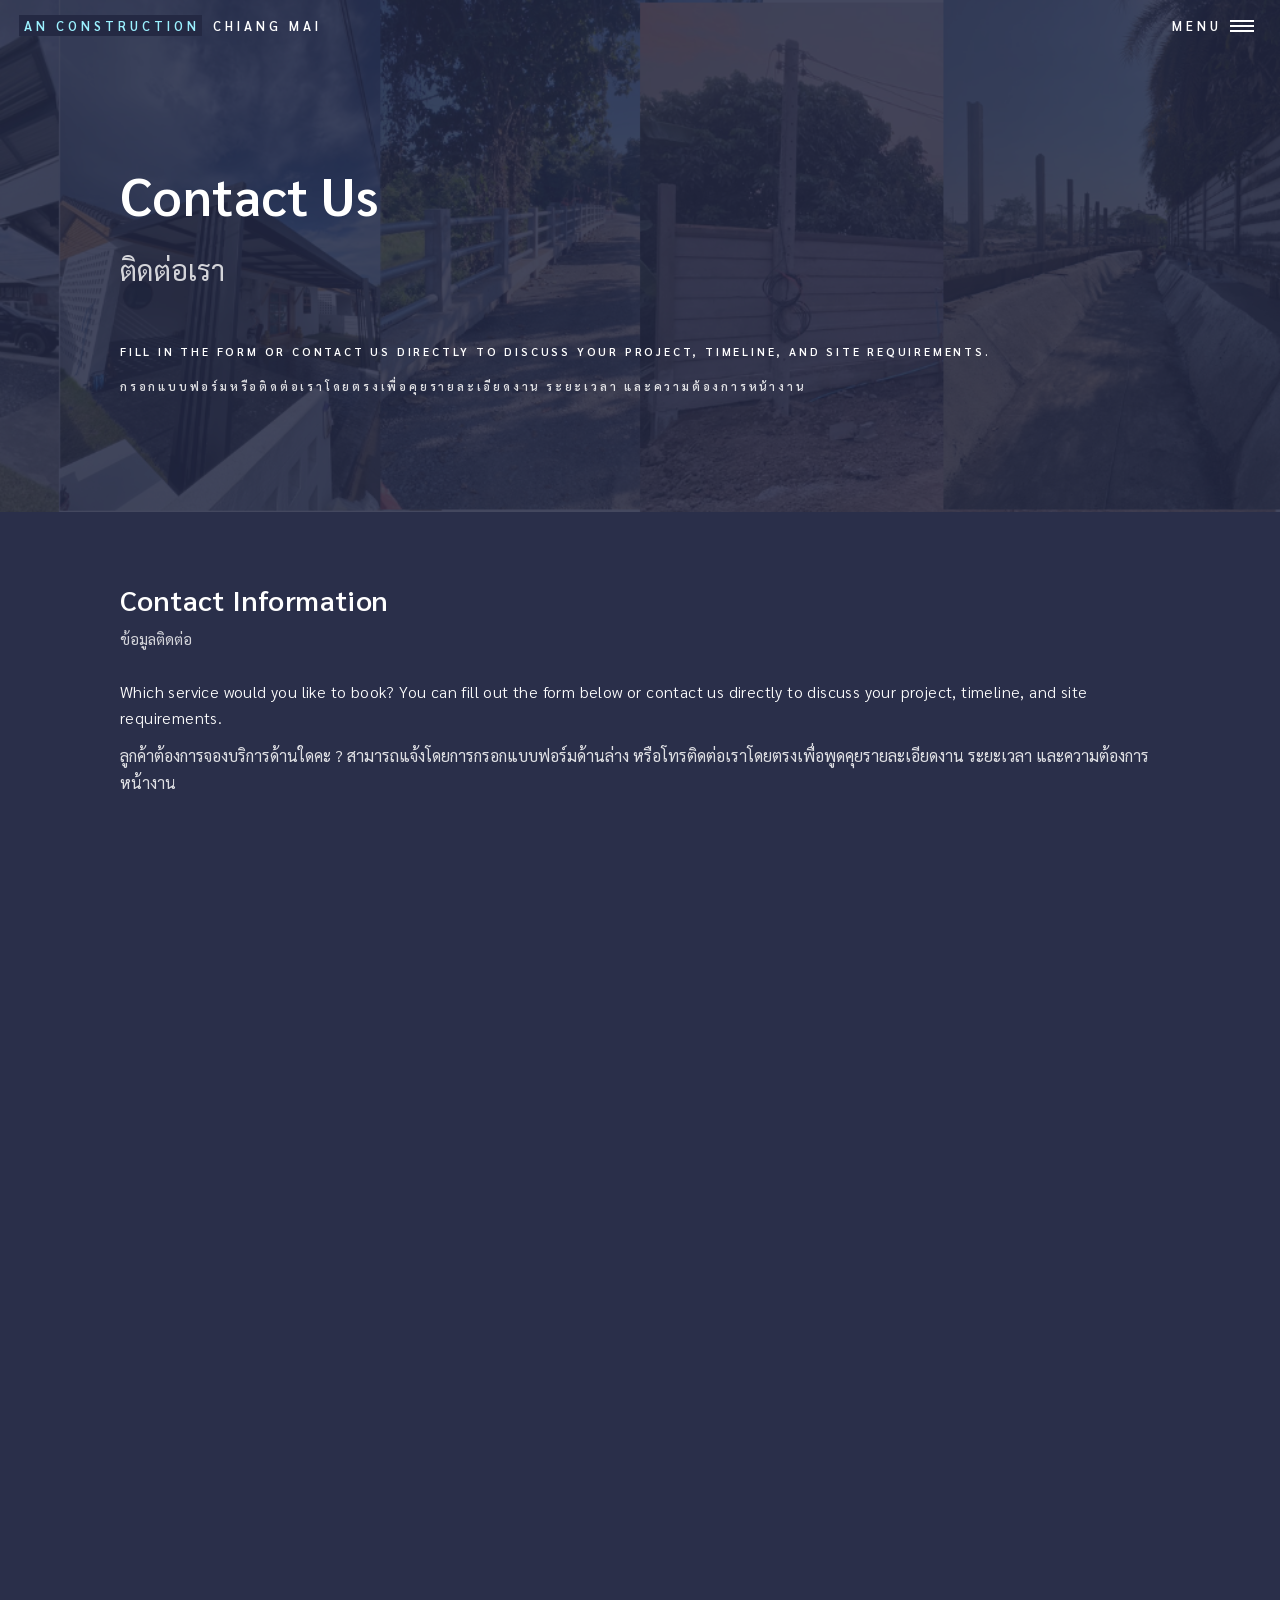
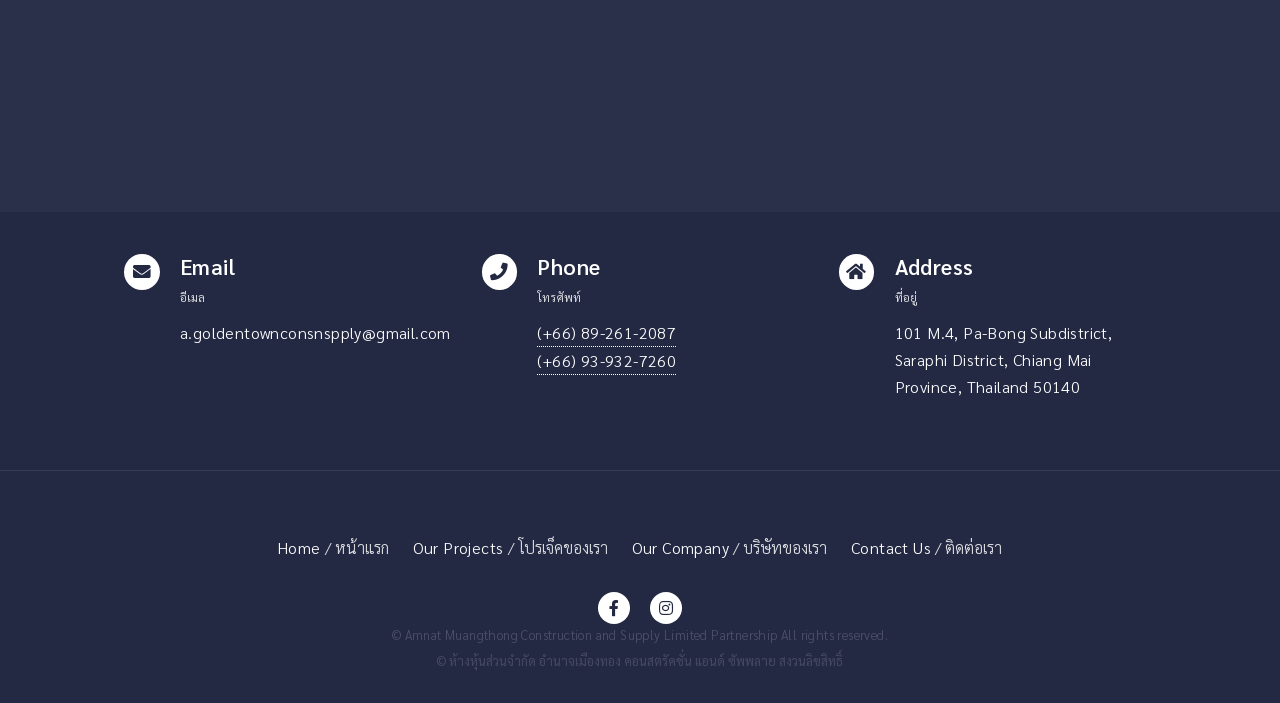
<file: contactus.html>
<!doctype html>
<html lang="th">
  <head>
    <title>Contact Us - AN CONSTRUCTION Chiang Mai</title>
    <meta charset="utf-8" />
    <meta name="viewport" content="width=device-width, initial-scale=1, user-scalable=no" />
    <link rel="preconnect" href="https://fonts.googleapis.com" />
    <link rel="preconnect" href="https://fonts.gstatic.com" crossorigin />
    <link href="https://fonts.googleapis.com/css2?family=Sarabun:ital,wght@0,100;0,200;0,300;0,400;0,500;0,600;0,700;0,800;1,100;1,200;1,300;1,400;1,500;1,600;1,700;1,800&display=swap" rel="stylesheet" />
    <link rel="stylesheet" href="assets/css/main.css" />
    <noscript><link rel="stylesheet" href="assets/css/noscript.css" /></noscript>
    <meta name="description" content="ติดต่อ AN CONSTRUCTION เชียงใหม่ ขอใบเสนอราคาฟรีสำหรับงานก่อสร้าง รื้อถอน และงานดินทุกประเภท โทร (+66) 89-261-2087" />
    <link rel="canonical" href="https://www.anmtconstruction.com/contactus.html" />
    <link rel="icon" type="image/svg+xml" href="favicon.svg" />
    <meta property="og:type" content="website" />
    <meta property="og:title" content="Contact Us - AN CONSTRUCTION Chiang Mai" />
    <meta property="og:description" content="ติดต่อ AN CONSTRUCTION เชียงใหม่ ขอใบเสนอราคาฟรีสำหรับงานก่อสร้าง รื้อถอน และงานดินทุกประเภท โทร (+66) 89-261-2087" />
    <meta property="og:image" content="https://www.anmtconstruction.com/images/แบนเนอร์%20Google%20forms%20%281%29.png" />
    <meta property="og:url" content="https://www.anmtconstruction.com/contactus.html" />
    <meta property="og:locale" content="th_TH" />
    <meta name="twitter:card" content="summary_large_image" />
    <meta name="twitter:title" content="Contact Us - AN CONSTRUCTION Chiang Mai" />
    <meta name="twitter:description" content="ติดต่อ AN CONSTRUCTION เชียงใหม่ ขอใบเสนอราคาฟรีสำหรับงานก่อสร้าง รื้อถอน และงานดินทุกประเภท โทร (+66) 89-261-2087" />
    <meta name="twitter:image" content="https://www.anmtconstruction.com/images/แบนเนอร์%20Google%20forms%20%281%29.png" />
    <script type="application/ld+json">
{
  "@context": "https://schema.org",
  "@type": "GeneralContractor",
  "name": "AN CONSTRUCTION Chiang Mai",
  "legalName": "Amnat Muangthong Construction and Supply Limited Partnership",
  "alternateName": "อำนาจเมืองทอง คอนสตรัคชั่น",
  "image": "https://www.anmtconstruction.com/images/แบนเนอร์%20Google%20forms%20%281%29.png",
  "url": "https://www.anmtconstruction.com/",
  "telephone": [
    "+66892612087",
    "+66939327260"
  ],
  "email": "a.goldentownconsnspply@gmail.com",
  "address": {
    "@type": "PostalAddress",
    "streetAddress": "101 M.4",
    "addressLocality": "Pa-Bong Subdistrict, Saraphi District",
    "addressRegion": "Chiang Mai",
    "postalCode": "50140",
    "addressCountry": "TH"
  },
  "geo": {
    "@type": "GeoCoordinates",
    "latitude": 18.7295757,
    "longitude": 99.0670663
  },
  "hasMap": "https://maps.app.goo.gl/4C1uCDPWaN1j6zAW7",
  "areaServed": "Chiang Mai, Thailand",
  "sameAs": [
    "https://www.facebook.com/AmnatMuengThong",
    "https://www.instagram.com/anmtconstructions/"
  ],
  "priceRange": "$$"
}
    </script>

  </head>
  <body class="is-preload" data-page="elements">
    <div id="wrapper">
      <header id="header" class="alt">
        <a href="index.html" class="logo"><strong>AN CONSTRUCTION</strong> <span>Chiang Mai</span></a>
        <nav>
          <a href="#menu">Menu</a>
        </nav>
      </header>

      <nav id="menu">
        <ul class="links">
          <li><a href="index.html">Home<span class="i18n-th-inline"> / หน้าแรก</span></a></li>
          <li><a href="project.html">Our Projects<span class="i18n-th-inline"> / โปรเจ็คของเรา</span></a></li>
          <li><a href="companyinfo.html">Our Company<span class="i18n-th-inline"> / บริษัทของเรา</span></a></li>
          <li><a href="contactus.html">Contact Us<span class="i18n-th-inline"> / ติดต่อเรา</span></a></li>
        </ul>
      </nav>

      <section id="banner">
        <div class="inner">
          <span class="image">
            <img src="images/แบนเนอร์%20Google%20forms%20%281%29.png" alt="ภาพรวมผลงานก่อสร้างของ AN CONSTRUCTION" />
          </span>
          <header class="major">
            <h1>Contact Us<span class="i18n-th">ติดต่อเรา</span></h1>
          </header>
          <div class="content">
            <p>
              Fill in the form or contact us directly to discuss your project, timeline, and site requirements.
            </p>
            <p class="i18n-th">
              <br>กรอกแบบฟอร์มหรือติดต่อเราโดยตรงเพื่อคุยรายละเอียดงาน ระยะเวลา และความต้องการหน้างาน
            </p>
          </div>
        </div>
      </section>

      <div id="main">
        <section id="one" class="wide-intro">
          <div class="inner">
            <header class="major">
              <h2>Contact Information<span class="i18n-th">ข้อมูลติดต่อ</span></h2>
            </header>
            <p class="tagline-line">
              Which service would you like to book? You can fill out the form below or contact us directly to discuss your project, timeline, and site requirements.
            </p>
            <p class="i18n-th tagline-line">
              ลูกค้าต้องการจองบริการด้านใดคะ ? สามารถแจ้งโดยการกรอกแบบฟอร์มด้านล่าง หรือโทรติดต่อเราโดยตรงเพื่อพูดคุยรายละเอียดงาน ระยะเวลา และความต้องการหน้างาน
            </p>

            <div class="box alt form-embed-wrap">
              <iframe
                src="https://docs.google.com/forms/d/e/1FAIpQLSemQOz5iIt104Mx-3JkrCcdJ2969MZdRJMAisqrW2OcZgCMCA/viewform?embedded=true"
                width="100%"
                height="920"
                frameborder="0"
                marginheight="0"
                marginwidth="0"
                title="AN CONSTRUCTION Google Form"
              ><span>Loading form...<span class="i18n-th-inline"> / กำลังโหลดแบบฟอร์ม...</span></span></iframe>
            </div>
          </div>
        </section>
      </div>

      <section id="contact">
        <div class="inner contact-stack">
          <section>
            <div class="contact-method">
              <span class="icon solid alt fa-envelope"></span>
              <div class="contact-copy">
                <h3>Email<span class="i18n-th">อีเมล</span></h3>
                <span>a.goldentownconsnspply@gmail.com</span>
              </div>
            </div>
          </section>
          <section>
            <div class="contact-method">
              <span class="icon solid alt fa-phone"></span>
              <div class="contact-copy">
                <h3>Phone<span class="i18n-th">โทรศัพท์</span></h3>
                <span><a href="tel:+66892612087">(+66) 89-261-2087</a><br /><a href="tel:+66939327260">(+66) 93-932-7260</a></span>
              </div>
            </div>
          </section>
          <section>
            <div class="contact-method">
              <span class="icon solid alt fa-home"></span>
              <div class="contact-copy">
                <h3>Address<span class="i18n-th">ที่อยู่</span></h3>
                <span>101 M.4, Pa-Bong Subdistrict, Saraphi District, Chiang Mai Province, Thailand 50140</span>
              </div>
            </div>
          </section>
        </div>
      </section>

      <footer id="footer">
        <div class="inner">
          <ul class="footer-links">
            <li><a href="index.html">Home<span class="i18n-th-inline"> / หน้าแรก</span></a></li>
            <li><a href="project.html">Our Projects<span class="i18n-th-inline"> / โปรเจ็คของเรา</span></a></li>
            <li><a href="companyinfo.html">Our Company<span class="i18n-th-inline"> / บริษัทของเรา</span></a></li>
            <li><a href="contactus.html">Contact Us<span class="i18n-th-inline"> / ติดต่อเรา</span></a></li>
          </ul>
          <ul class="icons">
            <li><a href="https://www.facebook.com/AmnatMuengThong" class="icon brands alt fa-facebook-f"><span class="label">Facebook</span></a></li>
            <li><a href="https://www.instagram.com/anmtconstructions/" class="icon brands alt fa-instagram"><span class="label">Instagram</span></a></li>
          </ul>
          <ul class="copyright">
            <li>&copy; Amnat Muangthong Construction and Supply Limited Partnership All rights reserved.<span class="i18n-th">&copy; ห้างหุ้นส่วนจำกัด อำนาจเมืองทอง คอนสตรัคชั่น แอนด์ ซัพพลาย สงวนลิขสิทธิ์</span></li>
          </ul>
        </div>
      </footer>
    </div>

    <script src="assets/js/jquery.min.js"></script>
    <script src="assets/js/jquery.scrolly.min.js"></script>
    <script src="assets/js/jquery.scrollex.min.js"></script>
    <script src="assets/js/browser.min.js"></script>
    <script src="assets/js/breakpoints.min.js"></script>
    <script src="assets/js/util.js"></script>
    <script src="assets/js/main.js"></script>
  </body>
</html>
</file>
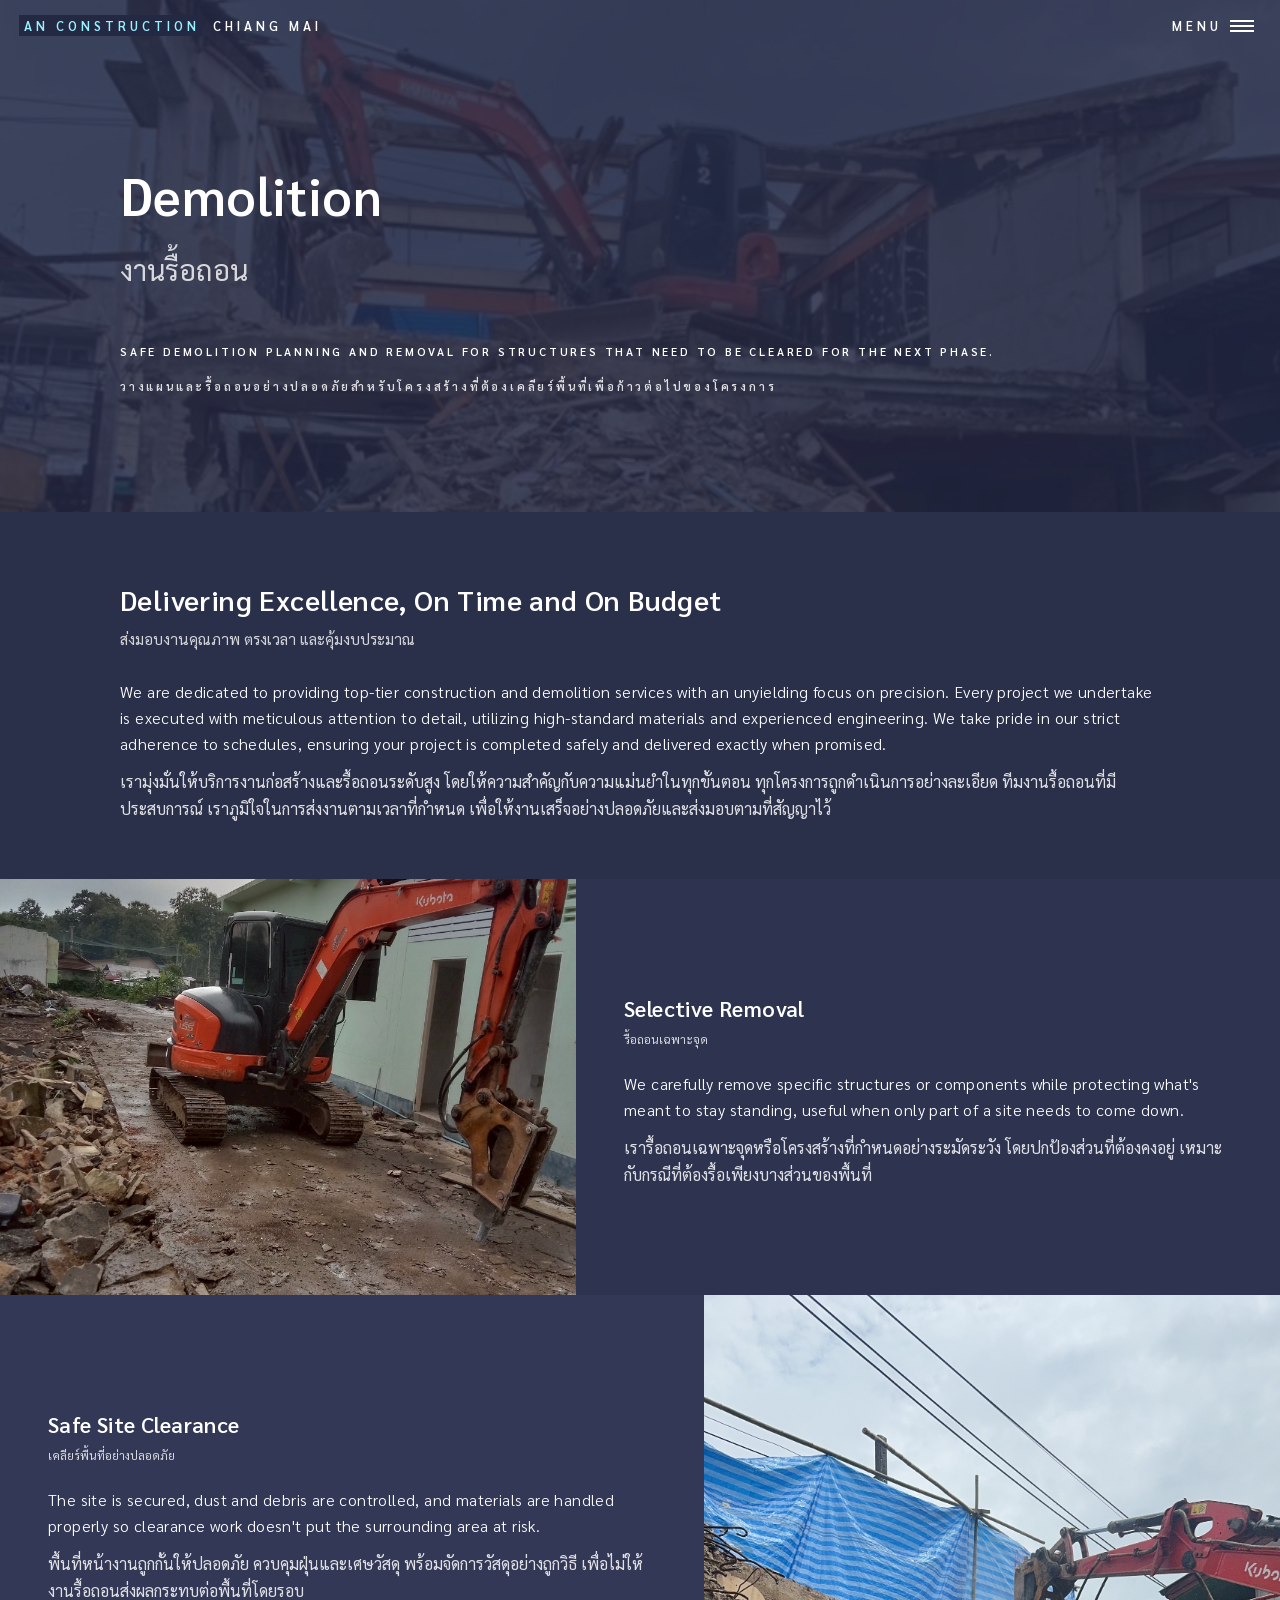
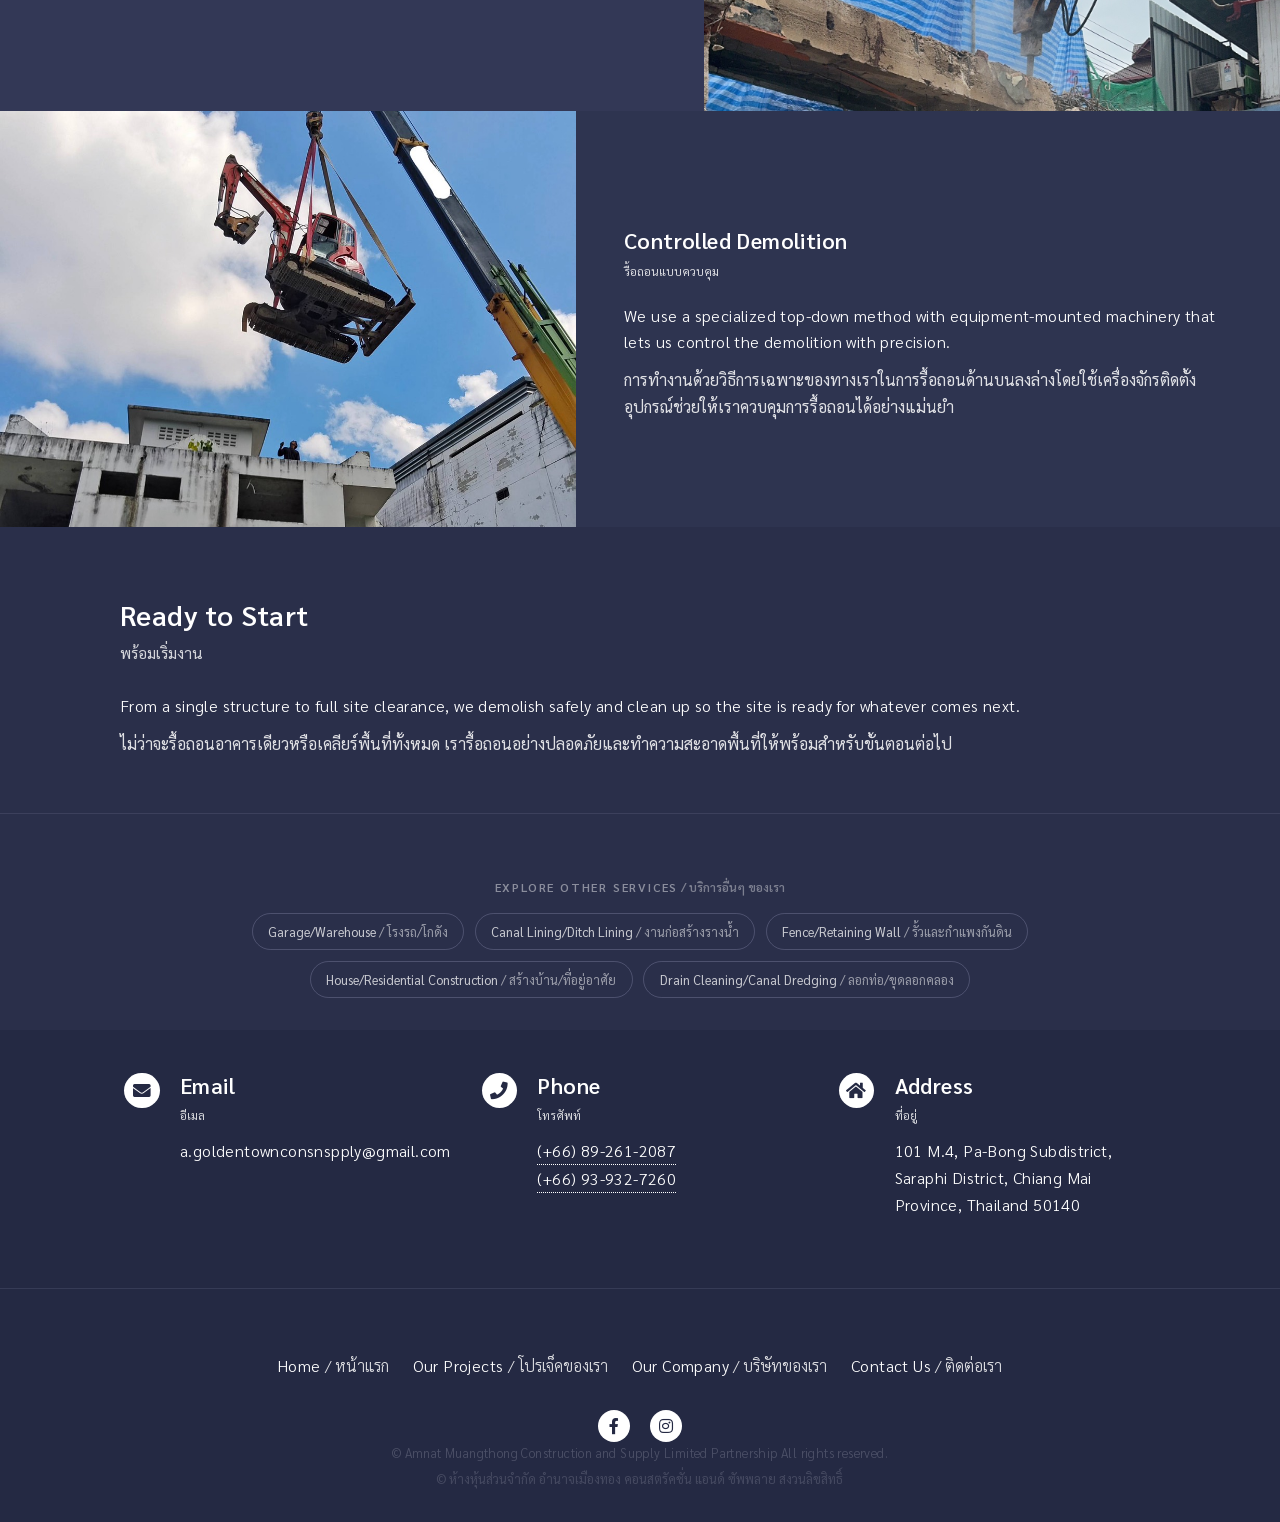
<file: demolition.html>
<!doctype html>
<html lang="th">
  <head>
    <title>Demolition Services - AN CONSTRUCTION Chiang Mai</title>
    <meta charset="utf-8" />
    <meta
      name="viewport"
      content="width=device-width, initial-scale=1, user-scalable=no"
    />
    <link rel="preconnect" href="https://fonts.googleapis.com" />
    <link rel="preconnect" href="https://fonts.gstatic.com" crossorigin />
    <link href="https://fonts.googleapis.com/css2?family=Sarabun:ital,wght@0,100;0,200;0,300;0,400;0,500;0,600;0,700;0,800;1,100;1,200;1,300;1,400;1,500;1,600;1,700;1,800&display=swap" rel="stylesheet" />
    <link rel="stylesheet" href="assets/css/main.css" />
    <noscript
      ><link rel="stylesheet" href="assets/css/noscript.css"
    /></noscript>
    <meta name="description" content="บริการรื้อถอนอาคารและสิ่งปลูกสร้างอย่างปลอดภัยในเชียงใหม่ ควบคุมฝุ่นและเศษวัสดุ ทำงานรวดเร็ว โดยทีมช่างมืออาชีพจาก AN CONSTRUCTION" />
    <link rel="canonical" href="https://www.anmtconstruction.com/demolition.html" />
    <link rel="icon" type="image/svg+xml" href="favicon.svg" />
    <meta property="og:type" content="website" />
    <meta property="og:title" content="Demolition Services - AN CONSTRUCTION Chiang Mai" />
    <meta property="og:description" content="บริการรื้อถอนอาคารและสิ่งปลูกสร้างอย่างปลอดภัยในเชียงใหม่ ควบคุมฝุ่นและเศษวัสดุ ทำงานรวดเร็ว โดยทีมช่างมืออาชีพจาก AN CONSTRUCTION" />
    <meta property="og:image" content="https://www.anmtconstruction.com/images/เครนติ้วแบคโฮ.jpg" />
    <meta property="og:url" content="https://www.anmtconstruction.com/demolition.html" />
    <meta property="og:locale" content="th_TH" />
    <meta name="twitter:card" content="summary_large_image" />
    <meta name="twitter:title" content="Demolition Services - AN CONSTRUCTION Chiang Mai" />
    <meta name="twitter:description" content="บริการรื้อถอนอาคารและสิ่งปลูกสร้างอย่างปลอดภัยในเชียงใหม่ ควบคุมฝุ่นและเศษวัสดุ ทำงานรวดเร็ว โดยทีมช่างมืออาชีพจาก AN CONSTRUCTION" />
    <meta name="twitter:image" content="https://www.anmtconstruction.com/images/เครนติ้วแบคโฮ.jpg" />
    <script type="application/ld+json">
{
  "@context": "https://schema.org",
  "@type": "GeneralContractor",
  "name": "AN CONSTRUCTION Chiang Mai",
  "legalName": "Amnat Muangthong Construction and Supply Limited Partnership",
  "alternateName": "อำนาจเมืองทอง คอนสตรัคชั่น",
  "image": "https://www.anmtconstruction.com/images/og-cover.jpg",
  "url": "https://www.anmtconstruction.com/",
  "telephone": [
    "+66892612087",
    "+66939327260"
  ],
  "email": "a.goldentownconsnspply@gmail.com",
  "address": {
    "@type": "PostalAddress",
    "streetAddress": "101 M.4",
    "addressLocality": "Pa-Bong Subdistrict, Saraphi District",
    "addressRegion": "Chiang Mai",
    "postalCode": "50140",
    "addressCountry": "TH"
  },
  "geo": {
    "@type": "GeoCoordinates",
    "latitude": 18.7295757,
    "longitude": 99.0670663
  },
  "hasMap": "https://maps.app.goo.gl/4C1uCDPWaN1j6zAW7",
  "areaServed": "Chiang Mai, Thailand",
  "sameAs": [
    "https://www.facebook.com/AmnatMuengThong",
    "https://www.instagram.com/anmtconstructions/"
  ],
  "priceRange": "$$"
}
    </script>
    <script type="application/ld+json">
{
  "@context": "https://schema.org",
  "@type": "Service",
  "serviceType": "Demolition",
  "name": "Demolition Services",
  "provider": {
    "@type": "GeneralContractor",
    "name": "AN CONSTRUCTION Chiang Mai"
  },
  "areaServed": "Chiang Mai, Thailand",
  "description": "บริการรื้อถอนอาคารและสิ่งปลูกสร้างอย่างปลอดภัยในเชียงใหม่ ควบคุมฝุ่นและเศษวัสดุ ทำงานรวดเร็ว โดยทีมช่างมืออาชีพจาก AN CONSTRUCTION"
}
    </script>

  </head>
  <body class="is-preload" data-page="demolition">
    <div id="wrapper">
      <header id="header" class="alt">
        <a href="index.html" class="logo"
          ><strong>AN CONSTRUCTION</strong> <span>Chiang Mai</span></a
        >
        <nav>
          <a href="#menu">Menu</a>
        </nav>
      </header>

      <nav id="menu">
        <ul class="links">
          <li><a href="index.html">Home<span class="i18n-th-inline"> / หน้าแรก</span></a></li>
          <li><a href="project.html">Our Projects<span class="i18n-th-inline"> / โปรเจ็คของเรา</span></a></li>
          <li><a href="companyinfo.html">Our Company<span class="i18n-th-inline"> / บริษัทของเรา</span></a></li>
          <li><a href="contactus.html">Contact Us<span class="i18n-th-inline"> / ติดต่อเรา</span></a></li>
        </ul>
      </nav>

      <section id="banner">
        <div class="inner">
          <span class="image">
            <img src="images/4.png" alt="รถขุดกำลังรื้อถอนอาคารพาณิชย์" />
          </span>
          <header class="major">
            <h1>Demolition<span class="i18n-th">งานรื้อถอน</span></h1>
          </header>
          <div class="content">
            <p>
              Safe demolition planning and removal for structures that need to
              be cleared for the next phase.
            </p>
            <p class="i18n-th">
              <br>วางแผนและรื้อถอนอย่างปลอดภัยสำหรับโครงสร้างที่ต้องเคลียร์พื้นที่เพื่อก้าวต่อไปของโครงการ
            </p>
          </div>
        </div>
      </section>

      <div id="main">
        <section id="one">
          <div class="inner">
            <header class="major">
              <h2>Delivering Excellence, On Time and On Budget<span class="i18n-th">ส่งมอบงานคุณภาพ ตรงเวลา และคุ้มงบประมาณ</span></h2>
            </header>
            <p>
              We are dedicated to providing top-tier construction and demolition
              services with an unyielding focus on precision. Every project we
              undertake is executed with meticulous attention to detail,
              utilizing high-standard materials and experienced engineering. We
              take pride in our strict adherence to schedules, ensuring your
              project is completed safely and delivered exactly when promised.
            </p>
            <p class="i18n-th">
              เรามุ่งมั่นให้บริการงานก่อสร้างและรื้อถอนระดับสูง โดยให้ความสำคัญกับความแม่นยำในทุกขั้นตอน
              ทุกโครงการถูกดำเนินการอย่างละเอียด ทีมงานรื้อถอนที่มีประสบการณ์
              เราภูมิใจในการส่งงานตามเวลาที่กำหนด เพื่อให้งานเสร็จอย่างปลอดภัยและส่งมอบตามที่สัญญาไว้
            </p>
          </div>
        </section>

        <section id="two" class="spotlights">
          <section>
            <span class="image">
              <img
                src="images/รื้อถอนเชียงดาว 01.jpg"
                alt="รถขุดขนาดเล็กติดหัวจับรื้อถอนอาคาร"
                data-position="center center"
              />
            </span>
            <div class="content">
              <div class="inner">
                <header class="major">
                  <h3>Selective Removal<span class="i18n-th">รื้อถอนเฉพาะจุด</span></h3>
                </header>
                <p>
                  We carefully remove specific structures or components
                  while protecting what's meant to stay standing, useful
                  when only part of a site needs to come down.
                </p>
                <p class="i18n-th">
                  เรารื้อถอนเฉพาะจุดหรือโครงสร้างที่กำหนดอย่างระมัดระวัง โดยปกป้องส่วนที่ต้องคงอยู่
                  เหมาะกับกรณีที่ต้องรื้อเพียงบางส่วนของพื้นที่
                </p>
              </div>
            </div>
          </section>
          <section>
            <span class="image">
              <img src="images/รื้อถอนหน้างานคุณจอห์น01.jpg" alt="งานรื้อถอนอาคารพาณิชย์พร้อมกั้นเขตป้องกันฝุ่นและเศษวัสดุ" data-position="top center" />
            </span>
            <div class="content">
              <div class="inner">
                <header class="major">
                  <h3>Safe Site Clearance<span class="i18n-th">เคลียร์พื้นที่อย่างปลอดภัย</span></h3>
                </header>
                <p>
                  The site is secured, dust and debris are controlled, and
                  materials are handled properly so clearance work doesn't
                  put the surrounding area at risk.
                </p>
                <p class="i18n-th">
                  พื้นที่หน้างานถูกกั้นให้ปลอดภัย ควบคุมฝุ่นและเศษวัสดุ พร้อมจัดการวัสดุอย่างถูกวิธี
                  เพื่อไม่ให้งานรื้อถอนส่งผลกระทบต่อพื้นที่โดยรอบ
                </p>
              </div>
            </div>
          </section>
          <section>
            <span class="image">
              <img src="images/เครนติ้วแบคโฮ.jpg" alt="รถเครนยกรถขุดขึ้นชั้นบนอาคารเพื่อรื้อถอนแบบบนลงล่าง" data-position="25% 25%" />
            </span>
            <div class="content">
              <div class="inner">
                <header class="major">
                  <h3>Controlled Demolition<span class="i18n-th">รื้อถอนแบบควบคุม</span></h3>
                </header>
                <p>
                  We use a specialized top-down method with equipment-mounted
                  machinery that lets us control the demolition with precision.
                </p>
                <p class="i18n-th">
                  การทำงานด้วยวิธีการเฉพาะของทางเราในการรื้อถอนด้านบนลงล่างโดยใช้เครื่องจักรติดตั้งอุปกรณ์ช่วยให้เราควบคุมการรื้อถอนได้อย่างแม่นยำ
                </p>
              </div>
            </div>
          </section>
        </section>

        <section id="three">
          <div class="inner">
            <header class="major">
              <h2>Ready to Start<span class="i18n-th">พร้อมเริ่มงาน</span></h2>
            </header>
            <p>
              From a single structure to full site clearance, we demolish
              safely and clean up so the site is ready for whatever comes
              next.
            </p>
            <p class="i18n-th">
              ไม่ว่าจะรื้อถอนอาคารเดียวหรือเคลียร์พื้นที่ทั้งหมด
              เรารื้อถอนอย่างปลอดภัยและทำความสะอาดพื้นที่ให้พร้อมสำหรับขั้นตอนต่อไป
            </p>
          </div>
        </section>

        <section id="related-services">
          <div class="inner">
            <span class="related-services-label">Explore Other Services<span class="i18n-th-inline"> / บริการอื่นๆ ของเรา</span></span>
            <div class="related-services-links">
              <a href="garage-warehouse.html">Garage/Warehouse<span class="i18n-th-inline"> / โรงรถ/โกดัง</span></a>
              <a href="canal-lining.html">Canal Lining/Ditch Lining<span class="i18n-th-inline"> / งานก่อสร้างรางน้ำ</span></a>
              <a href="fence.html">Fence/Retaining Wall<span class="i18n-th-inline"> / รั้วและกำแพงกันดิน</span></a>
              <a href="house.html">House/Residential Construction<span class="i18n-th-inline"> / สร้างบ้าน/ที่อยู่อาศัย</span></a>
              <a href="drain-cleaning.html">Drain Cleaning/Canal Dredging<span class="i18n-th-inline"> / ลอกท่อ/ขุดลอกคลอง</span></a>
            </div>
          </div>
        </section>
      </div>

      <section id="contact">
        <div class="inner contact-stack">
          <section>
            <div class="contact-method">
              <span class="icon solid alt fa-envelope"></span>
              <div class="contact-copy">
                <h3>Email<span class="i18n-th">อีเมล</span></h3>
                <span>a.goldentownconsnspply@gmail.com</span>
              </div>
            </div>
          </section>
          <section>
            <div class="contact-method">
              <span class="icon solid alt fa-phone"></span>
              <div class="contact-copy">
                <h3>Phone<span class="i18n-th">โทรศัพท์</span></h3>
                <span><a href="tel:+66892612087">(+66) 89-261-2087</a><br /><a href="tel:+66939327260">(+66) 93-932-7260</a></span>
              </div>
            </div>
          </section>
          <section>
            <div class="contact-method">
              <span class="icon solid alt fa-home"></span>
              <div class="contact-copy">
                <h3>Address<span class="i18n-th">ที่อยู่</span></h3>
                <span>101 M.4, Pa-Bong Subdistrict, Saraphi District, Chiang Mai Province, Thailand 50140</span>
              </div>
            </div>
          </section>
        </div>
      </section>

      <footer id="footer">
        <div class="inner">
          <ul class="footer-links">
            <li><a href="index.html">Home<span class="i18n-th-inline"> / หน้าแรก</span></a></li>
            <li><a href="project.html">Our Projects<span class="i18n-th-inline"> / โปรเจ็คของเรา</span></a></li>
            <li><a href="companyinfo.html">Our Company<span class="i18n-th-inline"> / บริษัทของเรา</span></a></li>
            <li><a href="contactus.html">Contact Us<span class="i18n-th-inline"> / ติดต่อเรา</span></a></li>
          </ul>
          <ul class="icons">
            <li>
              <a href="https://www.facebook.com/AmnatMuengThong" class="icon brands alt fa-facebook-f"
                ><span class="label">Facebook</span></a
              >
            </li>
            <li>
              <a href="https://www.instagram.com/anmtconstructions/" class="icon brands alt fa-instagram"
                ><span class="label">Instagram</span></a
              >
            </li>
          </ul>
          <ul class="copyright">
            <li>&copy; Amnat Muangthong Construction and Supply Limited Partnership All rights reserved.<span class="i18n-th">&copy; ห้างหุ้นส่วนจำกัด อำนาจเมืองทอง คอนสตรัคชั่น แอนด์ ซัพพลาย สงวนลิขสิทธิ์</span></li>
          </ul>
        </div>
      </footer>
    </div>

    <script src="assets/js/jquery.min.js"></script>
    <script src="assets/js/jquery.scrolly.min.js"></script>
    <script src="assets/js/jquery.scrollex.min.js"></script>
    <script src="assets/js/browser.min.js"></script>
    <script src="assets/js/breakpoints.min.js"></script>
    <script src="assets/js/util.js"></script>
    <script src="assets/js/main.js"></script>
  </body>
</html>
</file>
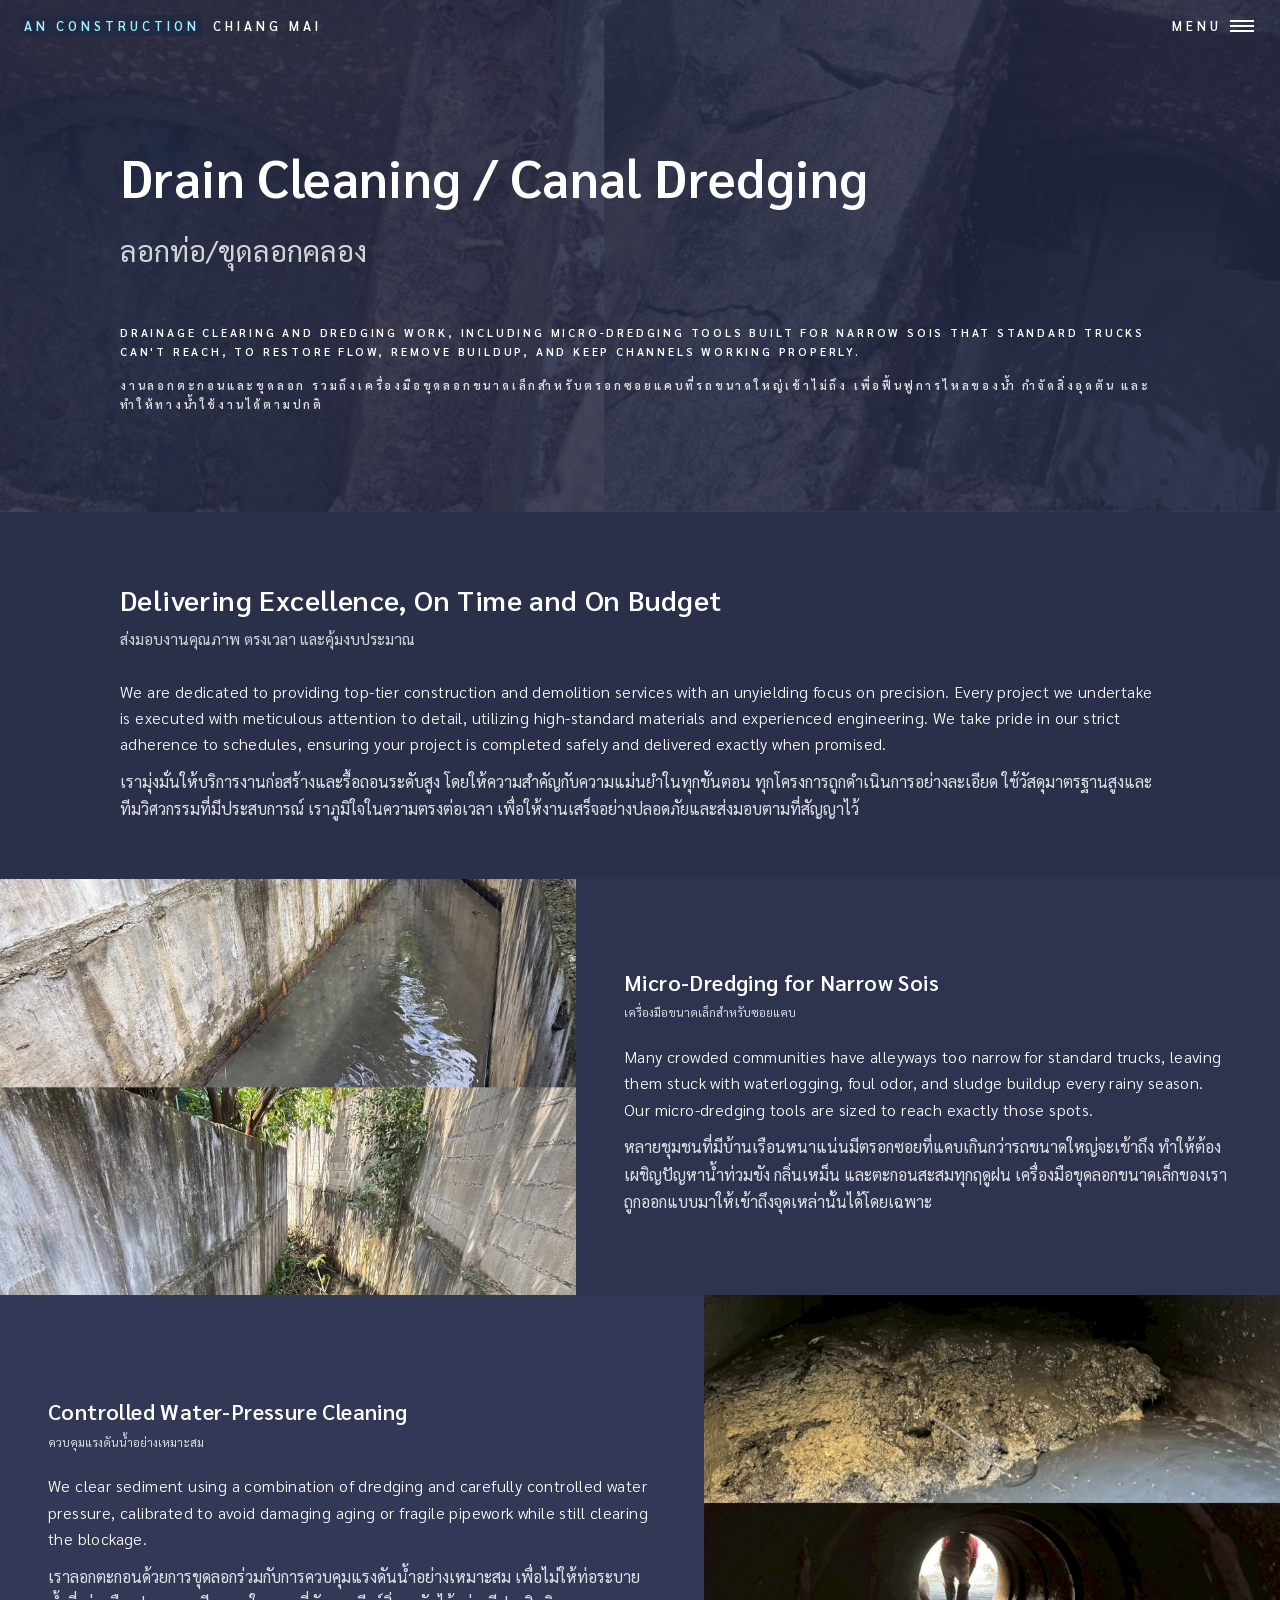
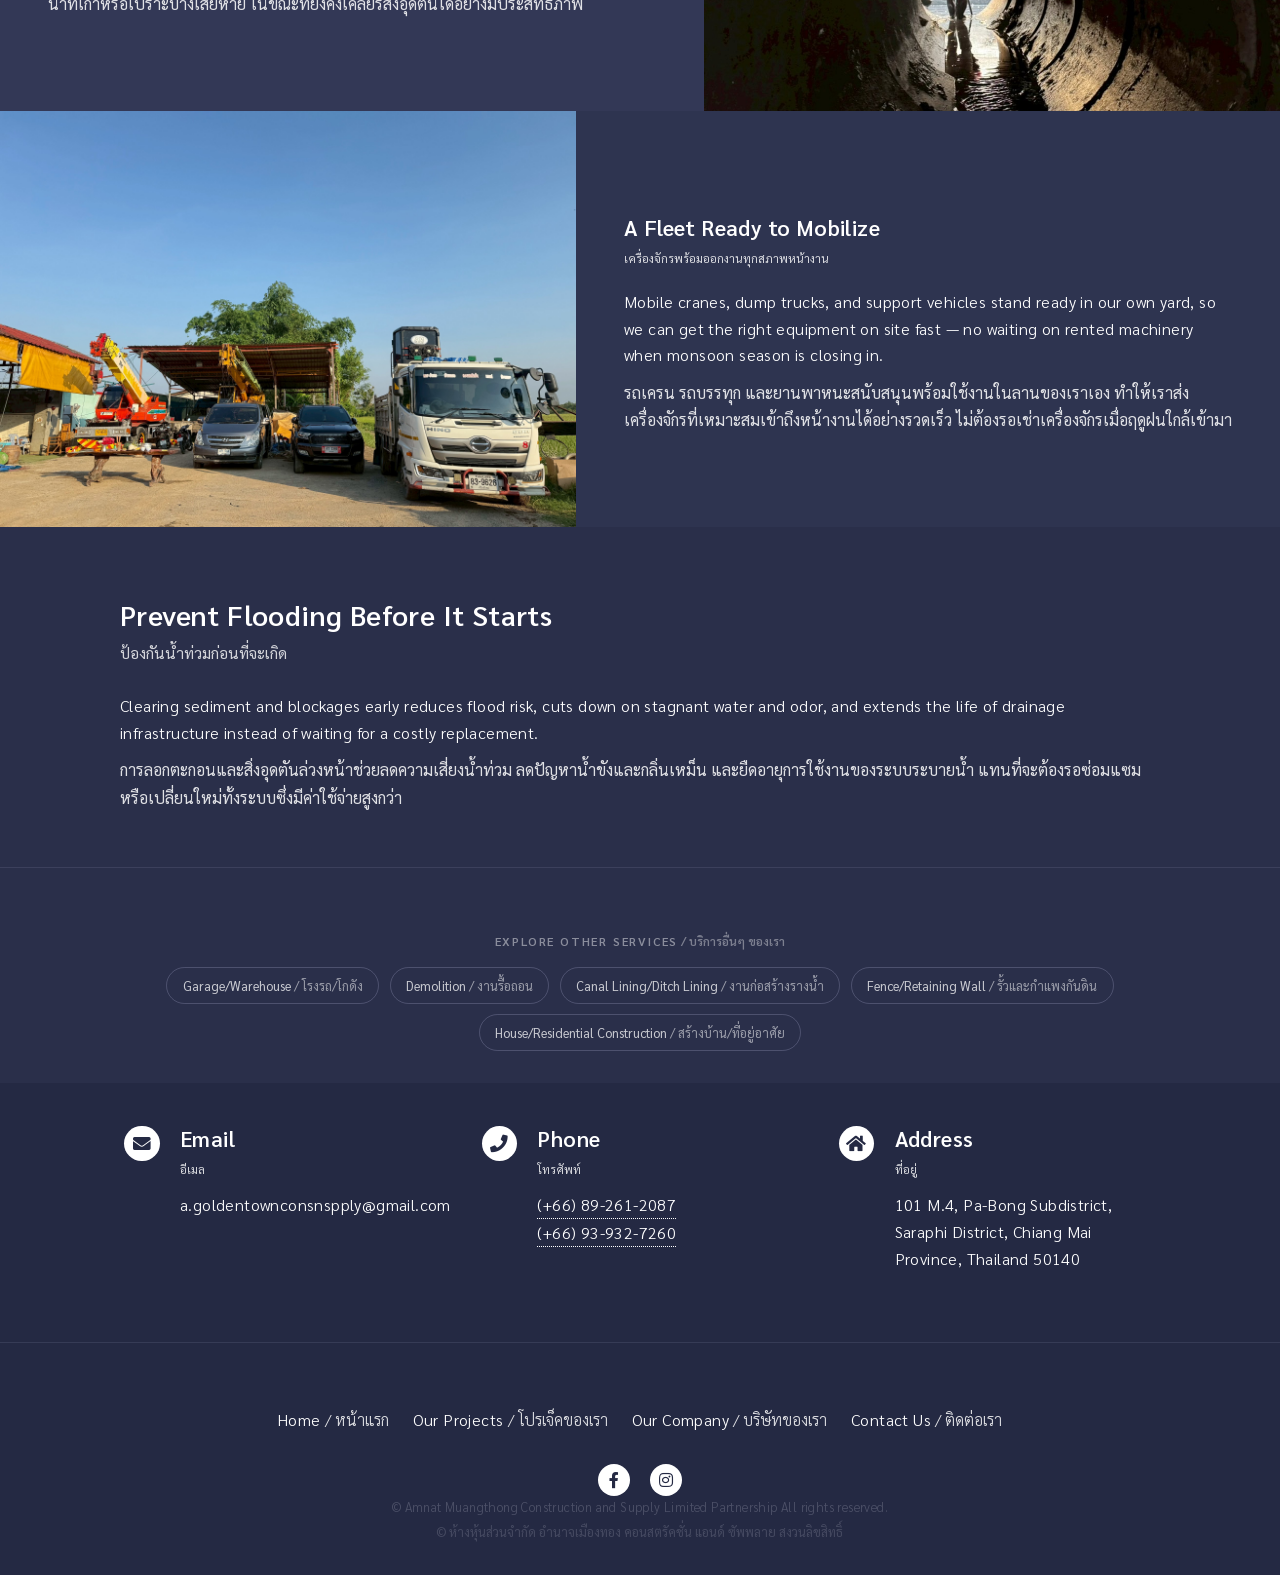
<file: drain-cleaning.html>
<!doctype html>
<html lang="th">
  <head>
    <title>Drain Cleaning / Canal Dredging - AN CONSTRUCTION Chiang Mai</title>
    <meta charset="utf-8" />
    <meta
      name="viewport"
      content="width=device-width, initial-scale=1, user-scalable=no"
    />
    <link rel="preconnect" href="https://fonts.googleapis.com" />
    <link rel="preconnect" href="https://fonts.gstatic.com" crossorigin />
    <link href="https://fonts.googleapis.com/css2?family=Sarabun:ital,wght@0,100;0,200;0,300;0,400;0,500;0,600;0,700;0,800;1,100;1,200;1,300;1,400;1,500;1,600;1,700;1,800&display=swap" rel="stylesheet" />
    <link rel="stylesheet" href="assets/css/main.css" />
    <noscript
      ><link rel="stylesheet" href="assets/css/noscript.css"
    /></noscript>
    <meta name="description" content="บริการลอกท่อระบายน้ำและขุดลอกคลองในเชียงใหม่ รวมเครื่องมือขนาดเล็กสำหรับซอยแคบ ป้องกันน้ำท่วมก่อนฤดูฝน โดย AN CONSTRUCTION" />
    <link rel="canonical" href="https://www.anmtconstruction.com/drain-cleaning.html" />
    <link rel="icon" type="image/svg+xml" href="favicon.svg" />
    <meta property="og:type" content="website" />
    <meta property="og:title" content="Drain Cleaning / Canal Dredging - AN CONSTRUCTION Chiang Mai" />
    <meta property="og:description" content="บริการลอกท่อระบายน้ำและขุดลอกคลองในเชียงใหม่ รวมเครื่องมือขนาดเล็กสำหรับซอยแคบ ป้องกันน้ำท่วมก่อนฤดูฝน โดย AN CONSTRUCTION" />
    <meta property="og:image" content="https://www.anmtconstruction.com/images/ขุดลอกท่อระบายน้ำกาญจน์กนก.jpg" />
    <meta property="og:url" content="https://www.anmtconstruction.com/drain-cleaning.html" />
    <meta property="og:locale" content="th_TH" />
    <meta name="twitter:card" content="summary_large_image" />
    <meta name="twitter:title" content="Drain Cleaning / Canal Dredging - AN CONSTRUCTION Chiang Mai" />
    <meta name="twitter:description" content="บริการลอกท่อระบายน้ำและขุดลอกคลองในเชียงใหม่ รวมเครื่องมือขนาดเล็กสำหรับซอยแคบ ป้องกันน้ำท่วมก่อนฤดูฝน โดย AN CONSTRUCTION" />
    <meta name="twitter:image" content="https://www.anmtconstruction.com/images/ขุดลอกท่อระบายน้ำกาญจน์กนก.jpg" />
    <script type="application/ld+json">
{
  "@context": "https://schema.org",
  "@type": "GeneralContractor",
  "name": "AN CONSTRUCTION Chiang Mai",
  "legalName": "Amnat Muangthong Construction and Supply Limited Partnership",
  "alternateName": "อำนาจเมืองทอง คอนสตรัคชั่น",
  "image": "https://www.anmtconstruction.com/images/og-cover.jpg",
  "url": "https://www.anmtconstruction.com/",
  "telephone": [
    "+66892612087",
    "+66939327260"
  ],
  "email": "a.goldentownconsnspply@gmail.com",
  "address": {
    "@type": "PostalAddress",
    "streetAddress": "101 M.4",
    "addressLocality": "Pa-Bong Subdistrict, Saraphi District",
    "addressRegion": "Chiang Mai",
    "postalCode": "50140",
    "addressCountry": "TH"
  },
  "geo": {
    "@type": "GeoCoordinates",
    "latitude": 18.7295757,
    "longitude": 99.0670663
  },
  "hasMap": "https://maps.app.goo.gl/4C1uCDPWaN1j6zAW7",
  "areaServed": "Chiang Mai, Thailand",
  "sameAs": [
    "https://www.facebook.com/AmnatMuengThong",
    "https://www.instagram.com/anmtconstructions/"
  ],
  "priceRange": "$$"
}
    </script>
    <script type="application/ld+json">
{
  "@context": "https://schema.org",
  "@type": "Service",
  "serviceType": "Drainage Clearing and Canal Dredging",
  "name": "Drain Cleaning / Canal Dredging",
  "provider": {
    "@type": "GeneralContractor",
    "name": "AN CONSTRUCTION Chiang Mai"
  },
  "areaServed": "Chiang Mai, Thailand",
  "description": "บริการลอกท่อระบายน้ำและขุดลอกคลองในเชียงใหม่ รวมเครื่องมือขนาดเล็กสำหรับซอยแคบ ป้องกันน้ำท่วมก่อนฤดูฝน โดย AN CONSTRUCTION"
}
    </script>

  </head>
  <body class="is-preload" data-page="drain">
    <div id="wrapper">
      <header id="header" class="alt">
        <a href="index.html" class="logo"
          ><strong>AN CONSTRUCTION</strong> <span>Chiang Mai</span></a
        >
        <nav>
          <a href="#menu">Menu</a>
        </nav>
      </header>

      <nav id="menu">
        <ul class="links">
          <li><a href="index.html">Home<span class="i18n-th-inline"> / หน้าแรก</span></a></li>
          <li><a href="project.html">Our Projects<span class="i18n-th-inline"> / โปรเจ็คของเรา</span></a></li>
          <li><a href="companyinfo.html">Our Company<span class="i18n-th-inline"> / บริษัทของเรา</span></a></li>
          <li><a href="contactus.html">Contact Us<span class="i18n-th-inline"> / ติดต่อเรา</span></a></li>
        </ul>
      </nav>

      <section id="banner">
        <div class="inner">
          <span class="image">
            <img src="images/6.png" alt="ภาพเปรียบเทียบก่อนและหลังลอกท่อระบายน้ำที่อุดตัน" />
          </span>
          <header class="major">
            <h1>Drain Cleaning / Canal Dredging<span class="i18n-th">ลอกท่อ/ขุดลอกคลอง</span></h1>
          </header>
          <div class="content">
            <p>
              Drainage clearing and dredging work, including micro-dredging
              tools built for narrow sois that standard trucks can't reach,
              to restore flow, remove buildup, and keep channels working
              properly.
            </p>
            <p class="i18n-th">
              <br>งานลอกตะกอนและขุดลอก รวมถึงเครื่องมือขุดลอกขนาดเล็กสำหรับตรอกซอยแคบที่รถขนาดใหญ่เข้าไม่ถึง
              เพื่อฟื้นฟูการไหลของน้ำ กำจัดสิ่งอุดตัน และทำให้ทางน้ำใช้งานได้ตามปกติ
            </p>
          </div>
        </div>
      </section>

      <div id="main">
        <section id="one">
          <div class="inner">
            <header class="major">
              <h2>Delivering Excellence, On Time and On Budget<span class="i18n-th">ส่งมอบงานคุณภาพ ตรงเวลา และคุ้มงบประมาณ</span></h2>
            </header>
            <p>
              We are dedicated to providing top-tier construction and demolition
              services with an unyielding focus on precision. Every project we
              undertake is executed with meticulous attention to detail,
              utilizing high-standard materials and experienced engineering. We
              take pride in our strict adherence to schedules, ensuring your
              project is completed safely and delivered exactly when promised.
            </p>
            <p class="i18n-th">
              เรามุ่งมั่นให้บริการงานก่อสร้างและรื้อถอนระดับสูง โดยให้ความสำคัญกับความแม่นยำในทุกขั้นตอน
              ทุกโครงการถูกดำเนินการอย่างละเอียด ใช้วัสดุมาตรฐานสูงและทีมวิศวกรรมที่มีประสบการณ์
              เราภูมิใจในความตรงต่อเวลา เพื่อให้งานเสร็จอย่างปลอดภัยและส่งมอบตามที่สัญญาไว้
            </p>
          </div>
        </section>

        <section id="two" class="spotlights">
          <section>
            <span class="image">
              <img
                src="images/ขุดลอกคลองในหมู่บ้านพิมุกต์.jpg"
                alt="ภาพเปรียบเทียบก่อนและหลังขุดลอกคลองในซอยแคบ"
                data-position="center center"
              />
            </span>
            <div class="content">
              <div class="inner">
                <header class="major">
                  <h3>Micro-Dredging for Narrow Sois<span class="i18n-th">เครื่องมือขนาดเล็กสำหรับซอยแคบ</span></h3>
                </header>
                <p>
                  Many crowded communities have alleyways too narrow for
                  standard trucks, leaving them stuck with waterlogging, foul
                  odor, and sludge buildup every rainy season. Our
                  micro-dredging tools are sized to reach exactly those spots.
                </p>
                <p class="i18n-th">
                  หลายชุมชนที่มีบ้านเรือนหนาแน่นมีตรอกซอยที่แคบเกินกว่ารถขนาดใหญ่จะเข้าถึง
                  ทำให้ต้องเผชิญปัญหาน้ำท่วมขัง กลิ่นเหม็น และตะกอนสะสมทุกฤดูฝน
                  เครื่องมือขุดลอกขนาดเล็กของเราถูกออกแบบมาให้เข้าถึงจุดเหล่านั้นได้โดยเฉพาะ
                </p>
              </div>
            </div>
          </section>
          <section>
            <span class="image">
              <img src="images/ขุดลอกท่อระบายน้ำกาญจน์กนก.jpg" alt="ภาพเปรียบเทียบก่อนและหลังขุดลอกท่อระบายน้ำที่อุดตัน" data-position="center center" />
            </span>
            <div class="content">
              <div class="inner">
                <header class="major">
                  <h3>Controlled Water-Pressure Cleaning<span class="i18n-th">ควบคุมแรงดันน้ำอย่างเหมาะสม</span></h3>
                </header>
                <p>
                  We clear sediment using a combination of dredging and
                  carefully controlled water pressure, calibrated to avoid
                  damaging aging or fragile pipework while still clearing
                  the blockage.
                </p>
                <p class="i18n-th">
                  เราลอกตะกอนด้วยการขุดลอกร่วมกับการควบคุมแรงดันน้ำอย่างเหมาะสม
                  เพื่อไม่ให้ท่อระบายน้ำที่เก่าหรือเปราะบางเสียหาย
                  ในขณะที่ยังคงเคลียร์สิ่งอุดตันได้อย่างมีประสิทธิภาพ
                </p>
              </div>
            </div>
          </section>
          <section>
            <span class="image">
              <img src="images/รถที่บ้าน.jpg" alt="เครื่องจักรและยานพาหนะของบริษัทพร้อมออกปฏิบัติงาน" data-position="25% 25%" />
            </span>
            <div class="content">
              <div class="inner">
                <header class="major">
                  <h3>A Fleet Ready to Mobilize<span class="i18n-th">เครื่องจักรพร้อมออกงานทุกสภาพหน้างาน</span></h3>
                </header>
                <p>
                  Mobile cranes, dump trucks, and support vehicles stand
                  ready in our own yard, so we can get the right equipment
                  on site fast — no waiting on rented machinery when monsoon
                  season is closing in.
                </p>
                <p class="i18n-th">
                  รถเครน รถบรรทุก และยานพาหนะสนับสนุนพร้อมใช้งานในลานของเราเอง
                  ทำให้เราส่งเครื่องจักรที่เหมาะสมเข้าถึงหน้างานได้อย่างรวดเร็ว
                  ไม่ต้องรอเช่าเครื่องจักรเมื่อฤดูฝนใกล้เข้ามา
                </p>
              </div>
            </div>
          </section>
        </section>

        <section id="three">
          <div class="inner">
            <header class="major">
              <h2>Prevent Flooding Before It Starts<span class="i18n-th">ป้องกันน้ำท่วมก่อนที่จะเกิด</span></h2>
            </header>
            <p>
              Clearing sediment and blockages early reduces flood risk, cuts
              down on stagnant water and odor, and extends the life of
              drainage infrastructure instead of waiting for a costly
              replacement.
            </p>
            <p class="i18n-th">
              การลอกตะกอนและสิ่งอุดตันล่วงหน้าช่วยลดความเสี่ยงน้ำท่วม ลดปัญหาน้ำขังและกลิ่นเหม็น
              และยืดอายุการใช้งานของระบบระบายน้ำ แทนที่จะต้องรอซ่อมแซมหรือเปลี่ยนใหม่ทั้งระบบซึ่งมีค่าใช้จ่ายสูงกว่า
            </p>
          </div>
        </section>

        <section id="related-services">
          <div class="inner">
            <span class="related-services-label">Explore Other Services<span class="i18n-th-inline"> / บริการอื่นๆ ของเรา</span></span>
            <div class="related-services-links">
              <a href="garage-warehouse.html">Garage/Warehouse<span class="i18n-th-inline"> / โรงรถ/โกดัง</span></a>
              <a href="demolition.html">Demolition<span class="i18n-th-inline"> / งานรื้อถอน</span></a>
              <a href="canal-lining.html">Canal Lining/Ditch Lining<span class="i18n-th-inline"> / งานก่อสร้างรางน้ำ</span></a>
              <a href="fence.html">Fence/Retaining Wall<span class="i18n-th-inline"> / รั้วและกำแพงกันดิน</span></a>
              <a href="house.html">House/Residential Construction<span class="i18n-th-inline"> / สร้างบ้าน/ที่อยู่อาศัย</span></a>
            </div>
          </div>
        </section>
      </div>

      <section id="contact">
        <div class="inner contact-stack">
          <section>
            <div class="contact-method">
              <span class="icon solid alt fa-envelope"></span>
              <div class="contact-copy">
                <h3>Email<span class="i18n-th">อีเมล</span></h3>
                <span>a.goldentownconsnspply@gmail.com</span>
              </div>
            </div>
          </section>
          <section>
            <div class="contact-method">
              <span class="icon solid alt fa-phone"></span>
              <div class="contact-copy">
                <h3>Phone<span class="i18n-th">โทรศัพท์</span></h3>
                <span><a href="tel:+66892612087">(+66) 89-261-2087</a><br /><a href="tel:+66939327260">(+66) 93-932-7260</a></span>
              </div>
            </div>
          </section>
          <section>
            <div class="contact-method">
              <span class="icon solid alt fa-home"></span>
              <div class="contact-copy">
                <h3>Address<span class="i18n-th">ที่อยู่</span></h3>
                <span>101 M.4, Pa-Bong Subdistrict, Saraphi District, Chiang Mai Province, Thailand 50140</span>
              </div>
            </div>
          </section>
        </div>
      </section>

      <footer id="footer">
        <div class="inner">
          <ul class="footer-links">
            <li><a href="index.html">Home<span class="i18n-th-inline"> / หน้าแรก</span></a></li>
            <li><a href="project.html">Our Projects<span class="i18n-th-inline"> / โปรเจ็คของเรา</span></a></li>
            <li><a href="companyinfo.html">Our Company<span class="i18n-th-inline"> / บริษัทของเรา</span></a></li>
            <li><a href="contactus.html">Contact Us<span class="i18n-th-inline"> / ติดต่อเรา</span></a></li>
          </ul>
          <ul class="icons">
            <li>
              <a href="https://www.facebook.com/AmnatMuengThong" class="icon brands alt fa-facebook-f"
                ><span class="label">Facebook</span></a
              >
            </li>
            <li>
              <a href="https://www.instagram.com/anmtconstructions/" class="icon brands alt fa-instagram"
                ><span class="label">Instagram</span></a
              >
            </li>
          </ul>
          <ul class="copyright">
            <li>&copy; Amnat Muangthong Construction and Supply Limited Partnership All rights reserved.<span class="i18n-th">&copy; ห้างหุ้นส่วนจำกัด อำนาจเมืองทอง คอนสตรัคชั่น แอนด์ ซัพพลาย สงวนลิขสิทธิ์</span></li>
          </ul>
        </div>
      </footer>
    </div>

    <script src="assets/js/jquery.min.js"></script>
    <script src="assets/js/jquery.scrolly.min.js"></script>
    <script src="assets/js/jquery.scrollex.min.js"></script>
    <script src="assets/js/browser.min.js"></script>
    <script src="assets/js/breakpoints.min.js"></script>
    <script src="assets/js/util.js"></script>
    <script src="assets/js/main.js"></script>
  </body>
</html>
</file>
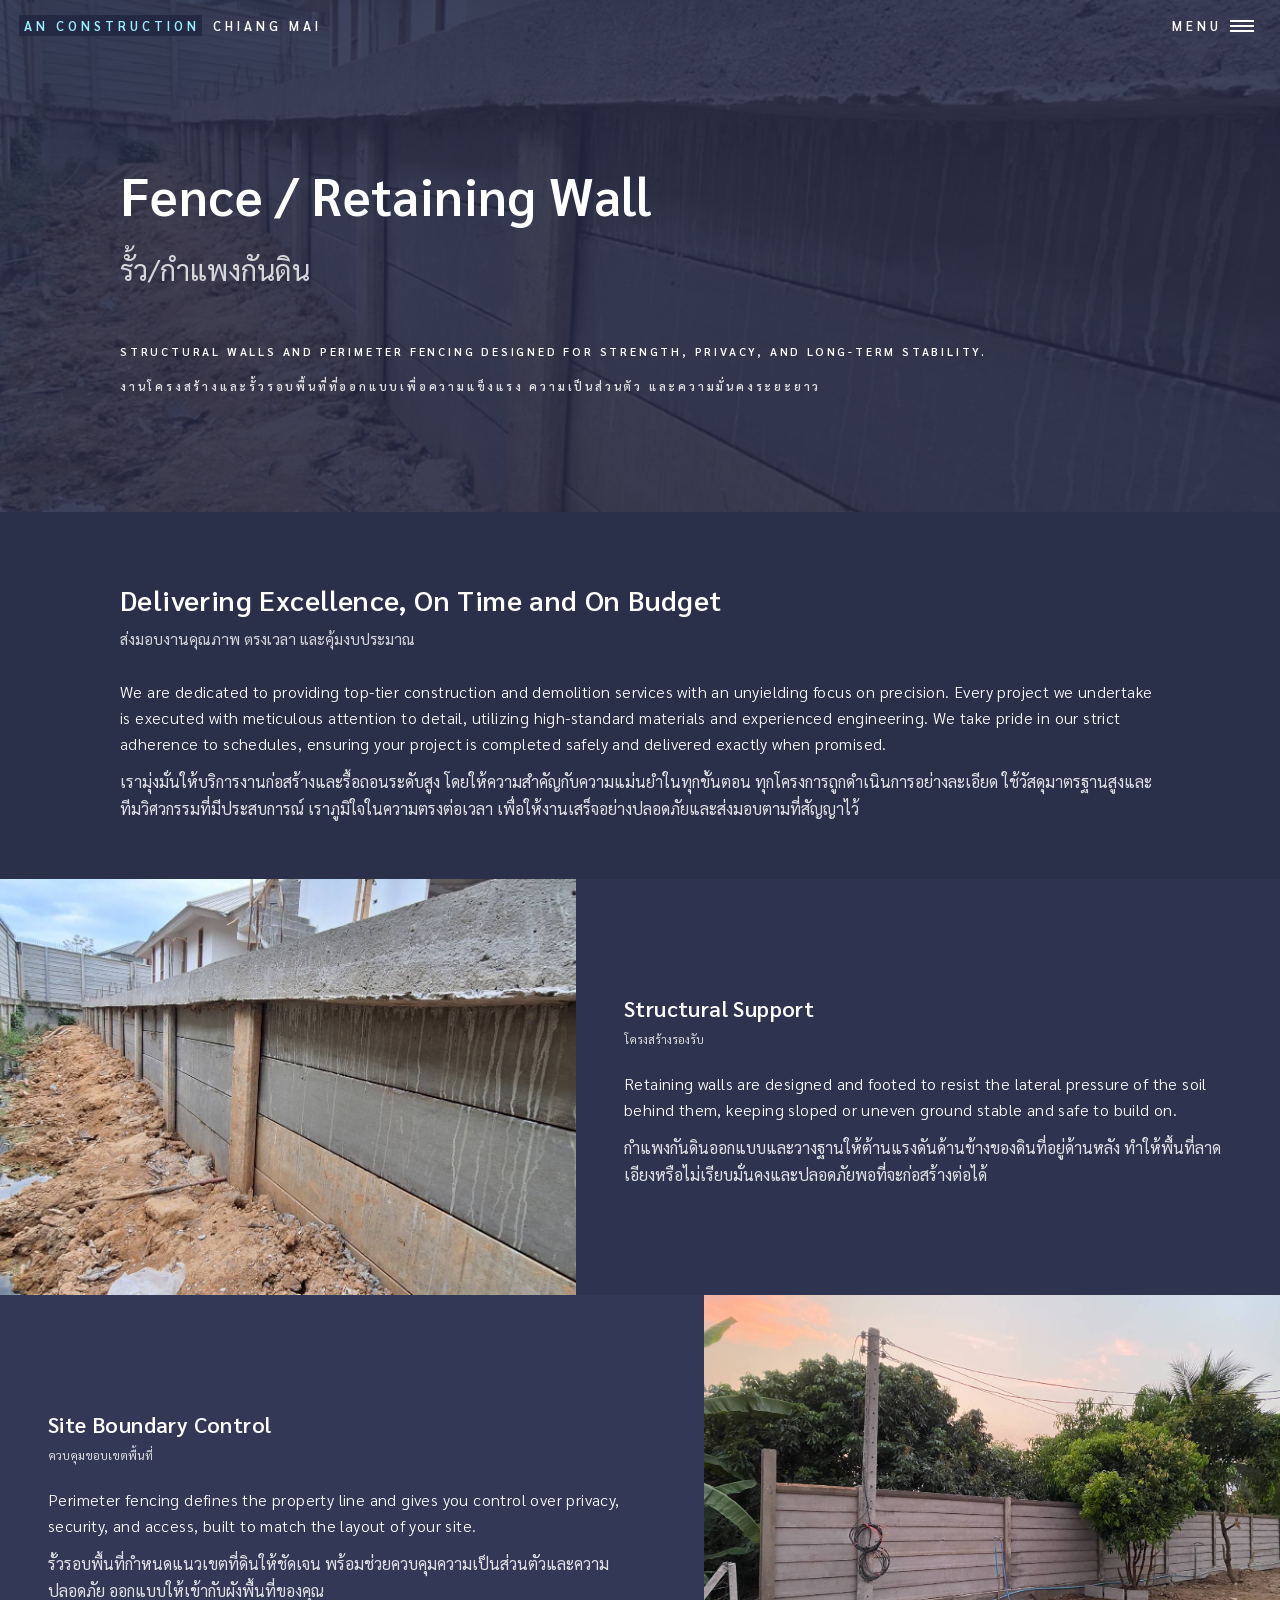
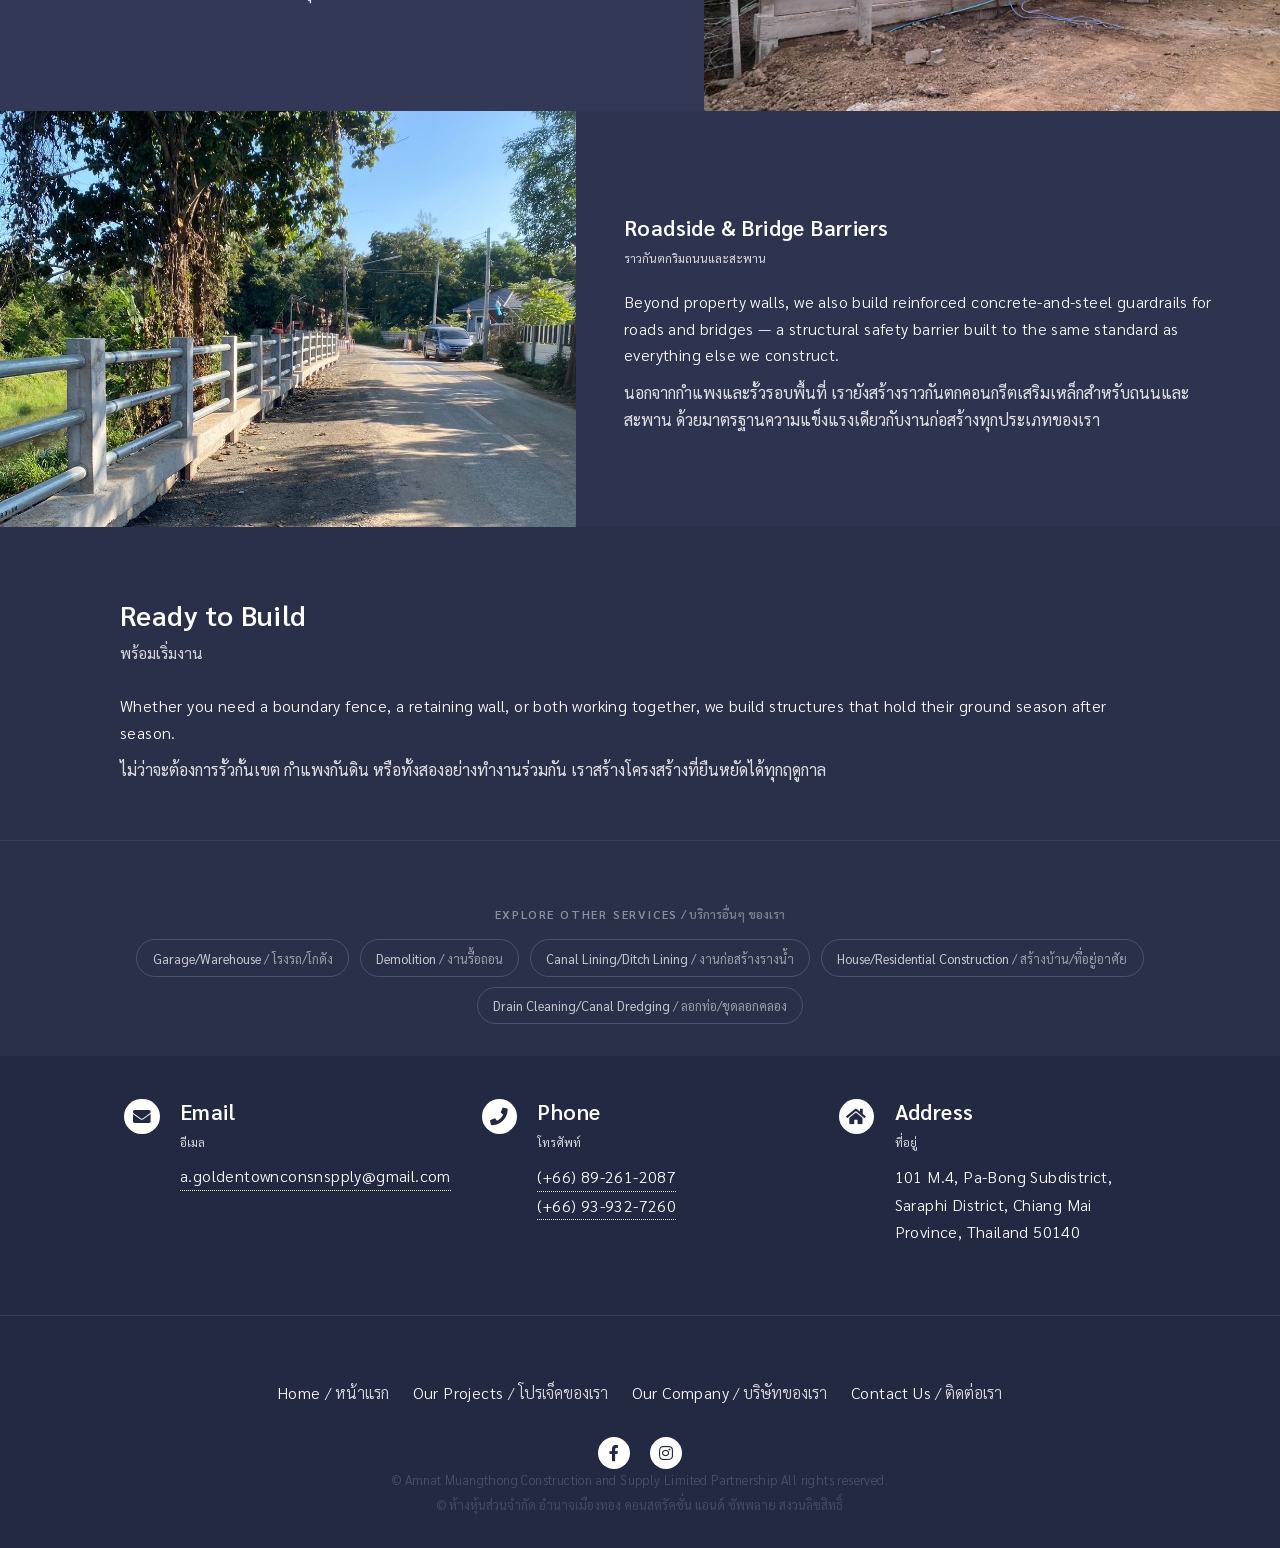
<file: fence.html>
<!doctype html>
<html lang="th">
  <head>
    <title>Fence / Retaining Wall - AN CONSTRUCTION Chiang Mai</title>
    <meta charset="utf-8" />
    <meta
      name="viewport"
      content="width=device-width, initial-scale=1, user-scalable=no"
    />
    <link rel="preconnect" href="https://fonts.googleapis.com" />
    <link rel="preconnect" href="https://fonts.gstatic.com" crossorigin />
    <link href="https://fonts.googleapis.com/css2?family=Sarabun:ital,wght@0,100;0,200;0,300;0,400;0,500;0,600;0,700;0,800;1,100;1,200;1,300;1,400;1,500;1,600;1,700;1,800&display=swap" rel="stylesheet" />
    <link rel="stylesheet" href="assets/css/main.css" />
    <noscript
      ><link rel="stylesheet" href="assets/css/noscript.css"
    /></noscript>
    <meta name="description" content="รับสร้างรั้วและกำแพงกันดินในเชียงใหม่ ออกแบบให้แข็งแรง ทนทาน ปลอดภัย พร้อมระบบระบายน้ำที่ได้มาตรฐาน โดย AN CONSTRUCTION" />
    <link rel="canonical" href="https://www.anmtconstruction.com/fence.html" />
    <link rel="icon" type="image/svg+xml" href="favicon.svg" />
    <meta property="og:type" content="website" />
    <meta property="og:title" content="Fence / Retaining Wall - AN CONSTRUCTION Chiang Mai" />
    <meta property="og:description" content="รับสร้างรั้วและกำแพงกันดินในเชียงใหม่ ออกแบบให้แข็งแรง ทนทาน ปลอดภัย พร้อมระบบระบายน้ำที่ได้มาตรฐาน โดย AN CONSTRUCTION" />
    <meta property="og:image" content="https://www.anmtconstruction.com/images/ผนังกั้นดิน%2001.jpg" />
    <meta property="og:url" content="https://www.anmtconstruction.com/fence.html" />
    <meta property="og:locale" content="th_TH" />
    <meta name="twitter:card" content="summary_large_image" />
    <meta name="twitter:title" content="Fence / Retaining Wall - AN CONSTRUCTION Chiang Mai" />
    <meta name="twitter:description" content="รับสร้างรั้วและกำแพงกันดินในเชียงใหม่ ออกแบบให้แข็งแรง ทนทาน ปลอดภัย พร้อมระบบระบายน้ำที่ได้มาตรฐาน โดย AN CONSTRUCTION" />
    <meta name="twitter:image" content="https://www.anmtconstruction.com/images/ผนังกั้นดิน%2001.jpg" />
    <script type="application/ld+json">
{
  "@context": "https://schema.org",
  "@type": "GeneralContractor",
  "name": "AN CONSTRUCTION Chiang Mai",
  "legalName": "Amnat Muangthong Construction and Supply Limited Partnership",
  "alternateName": "อำนาจเมืองทอง คอนสตรัคชั่น",
  "image": "https://www.anmtconstruction.com/images/og-cover.jpg",
  "url": "https://www.anmtconstruction.com/",
  "telephone": [
    "+66892612087",
    "+66939327260"
  ],
  "email": "a.goldentownconsnspply@gmail.com",
  "address": {
    "@type": "PostalAddress",
    "streetAddress": "101 M.4",
    "addressLocality": "Pa-Bong Subdistrict, Saraphi District",
    "addressRegion": "Chiang Mai",
    "postalCode": "50140",
    "addressCountry": "TH"
  },
  "geo": {
    "@type": "GeoCoordinates",
    "latitude": 18.7295757,
    "longitude": 99.0670663
  },
  "hasMap": "https://maps.app.goo.gl/4C1uCDPWaN1j6zAW7",
  "areaServed": "Chiang Mai, Thailand",
  "sameAs": [
    "https://www.facebook.com/AmnatMuengThong",
    "https://www.instagram.com/anmtconstructions/"
  ],
  "priceRange": "$$"
}
    </script>
    <script type="application/ld+json">
{
  "@context": "https://schema.org",
  "@type": "Service",
  "serviceType": "Fence and Retaining Wall Construction",
  "name": "Fence / Retaining Wall Construction",
  "provider": {
    "@type": "GeneralContractor",
    "name": "AN CONSTRUCTION Chiang Mai"
  },
  "areaServed": "Chiang Mai, Thailand",
  "description": "รับสร้างรั้วและกำแพงกันดินในเชียงใหม่ ออกแบบให้แข็งแรง ทนทาน ปลอดภัย พร้อมระบบระบายน้ำที่ได้มาตรฐาน โดย AN CONSTRUCTION"
}
    </script>

  </head>
  <body class="is-preload" data-page="fence">
    <div id="wrapper">
      <header id="header" class="alt">
        <a href="index.html" class="logo"
          ><strong>AN CONSTRUCTION</strong> <span>Chiang Mai</span></a
        >
        <nav>
          <a href="#menu">Menu</a>
        </nav>
      </header>

      <nav id="menu">
        <ul class="links">
          <li><a href="index.html">Home<span class="i18n-th-inline"> / หน้าแรก</span></a></li>
          <li><a href="project.html">Our Projects<span class="i18n-th-inline"> / โปรเจ็คของเรา</span></a></li>
          <li><a href="companyinfo.html">Our Company<span class="i18n-th-inline"> / บริษัทของเรา</span></a></li>
          <li><a href="contactus.html">Contact Us<span class="i18n-th-inline"> / ติดต่อเรา</span></a></li>
        </ul>
      </nav>

      <section id="banner">
        <div class="inner">
          <span class="image">
            <img src="images/แบนเนอร์%20Google%20forms%20%284%29.png" alt="กำแพงกันดินคอนกรีตสำเร็จรูปข้างคลอง" />
          </span>
          <header class="major">
            <h1>Fence / Retaining Wall<span class="i18n-th">รั้ว/กำแพงกันดิน</span></h1>
          </header>
          <div class="content">
            <p>
              Structural walls and perimeter fencing designed for strength,
              privacy, and long-term stability.
            </p>
            <p class="i18n-th">
              <br>งานโครงสร้างและรั้วรอบพื้นที่ที่ออกแบบเพื่อความแข็งแรง ความเป็นส่วนตัว และความมั่นคงระยะยาว
            </p>
          </div>
        </div>
      </section>

      <div id="main">
        <section id="one">
          <div class="inner">
            <header class="major">
              <h2>Delivering Excellence, On Time and On Budget<span class="i18n-th">ส่งมอบงานคุณภาพ ตรงเวลา และคุ้มงบประมาณ</span></h2>
            </header>
            <p>
              We are dedicated to providing top-tier construction and demolition
              services with an unyielding focus on precision. Every project we
              undertake is executed with meticulous attention to detail,
              utilizing high-standard materials and experienced engineering. We
              take pride in our strict adherence to schedules, ensuring your
              project is completed safely and delivered exactly when promised.
            </p>
            <p class="i18n-th">
              เรามุ่งมั่นให้บริการงานก่อสร้างและรื้อถอนระดับสูง โดยให้ความสำคัญกับความแม่นยำในทุกขั้นตอน
              ทุกโครงการถูกดำเนินการอย่างละเอียด ใช้วัสดุมาตรฐานสูงและทีมวิศวกรรมที่มีประสบการณ์
              เราภูมิใจในความตรงต่อเวลา เพื่อให้งานเสร็จอย่างปลอดภัยและส่งมอบตามที่สัญญาไว้
            </p>
          </div>
        </section>

        <section id="two" class="spotlights">
          <section>
            <span class="image">
              <img
                src="images/ผนังกั้นดิน 02.jpg"
                alt="กำแพงกันดินคอนกรีตสำเร็จรูปข้างคลองพร้อมงานถมดิน"
                data-position="center center"
              />
            </span>
            <div class="content">
              <div class="inner">
                <header class="major">
                  <h3>Structural Support<span class="i18n-th">โครงสร้างรองรับ</span></h3>
                </header>
                <p>
                  Retaining walls are designed and footed to resist the
                  lateral pressure of the soil behind them, keeping sloped
                  or uneven ground stable and safe to build on.
                </p>
                <p class="i18n-th">
                  กำแพงกันดินออกแบบและวางฐานให้ต้านแรงดันด้านข้างของดินที่อยู่ด้านหลัง
                  ทำให้พื้นที่ลาดเอียงหรือไม่เรียบมั่นคงและปลอดภัยพอที่จะก่อสร้างต่อได้
                </p>
              </div>
            </div>
          </section>
          <section>
            <span class="image">
              <img src="images/ผนังกั้นดิน 01.jpg" alt="รั้วคอนกรีตสำเร็จรูปกั้นแนวเขตที่ดิน" data-position="top center" />
            </span>
            <div class="content">
              <div class="inner">
                <header class="major">
                  <h3>Site Boundary Control<span class="i18n-th">ควบคุมขอบเขตพื้นที่</span></h3>
                </header>
                <p>
                  Perimeter fencing defines the property line and gives you
                  control over privacy, security, and access, built to match
                  the layout of your site.
                </p>
                <p class="i18n-th">
                  รั้วรอบพื้นที่กำหนดแนวเขตที่ดินให้ชัดเจน พร้อมช่วยควบคุมความเป็นส่วนตัวและความปลอดภัย
                  ออกแบบให้เข้ากับผังพื้นที่ของคุณ
                </p>
              </div>
            </div>
          </section>
          <section>
            <span class="image">
              <img src="images/ผนังกั้นดินป่าสัก 03.jpg" alt="ราวกันตกคอนกรีตเสริมเหล็กริมถนนข้างคลอง" data-position="25% 25%" />
            </span>
            <div class="content">
              <div class="inner">
                <header class="major">
                  <h3>Roadside &amp; Bridge Barriers<span class="i18n-th">ราวกันตกริมถนนและสะพาน</span></h3>
                </header>
                <p>
                  Beyond property walls, we also build reinforced
                  concrete-and-steel guardrails for roads and bridges — a
                  structural safety barrier built to the same standard as
                  everything else we construct.
                </p>
                <p class="i18n-th">
                  นอกจากกำแพงและรั้วรอบพื้นที่ เรายังสร้างราวกันตกคอนกรีตเสริมเหล็กสำหรับถนนและสะพาน
                  ด้วยมาตรฐานความแข็งแรงเดียวกับงานก่อสร้างทุกประเภทของเรา
                </p>
              </div>
            </div>
          </section>
        </section>

        <section id="three">
          <div class="inner">
            <header class="major">
              <h2>Ready to Build<span class="i18n-th">พร้อมเริ่มงาน</span></h2>
            </header>
            <p>
              Whether you need a boundary fence, a retaining wall, or both
              working together, we build structures that hold their ground
              season after season.
            </p>
            <p class="i18n-th">
              ไม่ว่าจะต้องการรั้วกั้นเขต กำแพงกันดิน หรือทั้งสองอย่างทำงานร่วมกัน
              เราสร้างโครงสร้างที่ยืนหยัดได้ทุกฤดูกาล
            </p>
          </div>
        </section>

        <section id="related-services">
          <div class="inner">
            <span class="related-services-label">Explore Other Services<span class="i18n-th-inline"> / บริการอื่นๆ ของเรา</span></span>
            <div class="related-services-links">
              <a href="garage-warehouse.html">Garage/Warehouse<span class="i18n-th-inline"> / โรงรถ/โกดัง</span></a>
              <a href="demolition.html">Demolition<span class="i18n-th-inline"> / งานรื้อถอน</span></a>
              <a href="canal-lining.html">Canal Lining/Ditch Lining<span class="i18n-th-inline"> / งานก่อสร้างรางน้ำ</span></a>
              <a href="house.html">House/Residential Construction<span class="i18n-th-inline"> / สร้างบ้าน/ที่อยู่อาศัย</span></a>
              <a href="drain-cleaning.html">Drain Cleaning/Canal Dredging<span class="i18n-th-inline"> / ลอกท่อ/ขุดลอกคลอง</span></a>
            </div>
          </div>
        </section>
      </div>

      <section id="contact">
        <div class="inner contact-stack">
          <section>
            <div class="contact-method">
              <span class="icon solid alt fa-envelope"></span>
              <div class="contact-copy">
                <h3>Email<span class="i18n-th">อีเมล</span></h3>
                <a href="mailto:a.goldentownconsnspply@gmail.com"
                  >a.goldentownconsnspply@gmail.com</a
                >
              </div>
            </div>
          </section>
          <section>
            <div class="contact-method">
              <span class="icon solid alt fa-phone"></span>
              <div class="contact-copy">
                <h3>Phone<span class="i18n-th">โทรศัพท์</span></h3>
                <span
                  ><a href="tel:+66892612087">(+66) 89-261-2087</a><br /><a href="tel:+66939327260">(+66) 93-932-7260</a></span
                >
              </div>
            </div>
          </section>
          <section>
            <div class="contact-method">
              <span class="icon solid alt fa-home"></span>
              <div class="contact-copy">
                <h3>Address<span class="i18n-th">ที่อยู่</span></h3>
                <span
                  >101 M.4, Pa-Bong Subdistrict, Saraphi District, Chiang Mai
                  Province, Thailand 50140</span
                >
              </div>
            </div>
          </section>
        </div>
      </section>

      <footer id="footer">
        <div class="inner">
          <ul class="footer-links">
            <li><a href="index.html">Home<span class="i18n-th-inline"> / หน้าแรก</span></a></li>
            <li><a href="project.html">Our Projects<span class="i18n-th-inline"> / โปรเจ็คของเรา</span></a></li>
            <li><a href="companyinfo.html">Our Company<span class="i18n-th-inline"> / บริษัทของเรา</span></a></li>
            <li><a href="contactus.html">Contact Us<span class="i18n-th-inline"> / ติดต่อเรา</span></a></li>
          </ul>
          <ul class="icons">
            <li>
              <a href="https://www.facebook.com/AmnatMuengThong" class="icon brands alt fa-facebook-f"
                ><span class="label">Facebook</span></a
              >
            </li>
            <li>
              <a href="https://www.instagram.com/anmtconstructions/" class="icon brands alt fa-instagram"
                ><span class="label">Instagram</span></a
              >
            </li>
          </ul>
          <ul class="copyright">
            <li>&copy; Amnat Muangthong Construction and Supply Limited Partnership All rights reserved.<span class="i18n-th">&copy; ห้างหุ้นส่วนจำกัด อำนาจเมืองทอง คอนสตรัคชั่น แอนด์ ซัพพลาย สงวนลิขสิทธิ์</span></li>
          </ul>
        </div>
      </footer>
    </div>

    <script src="assets/js/jquery.min.js"></script>
    <script src="assets/js/jquery.scrolly.min.js"></script>
    <script src="assets/js/jquery.scrollex.min.js"></script>
    <script src="assets/js/browser.min.js"></script>
    <script src="assets/js/breakpoints.min.js"></script>
    <script src="assets/js/util.js"></script>
    <script src="assets/js/main.js"></script>
  </body>
</html>
</file>
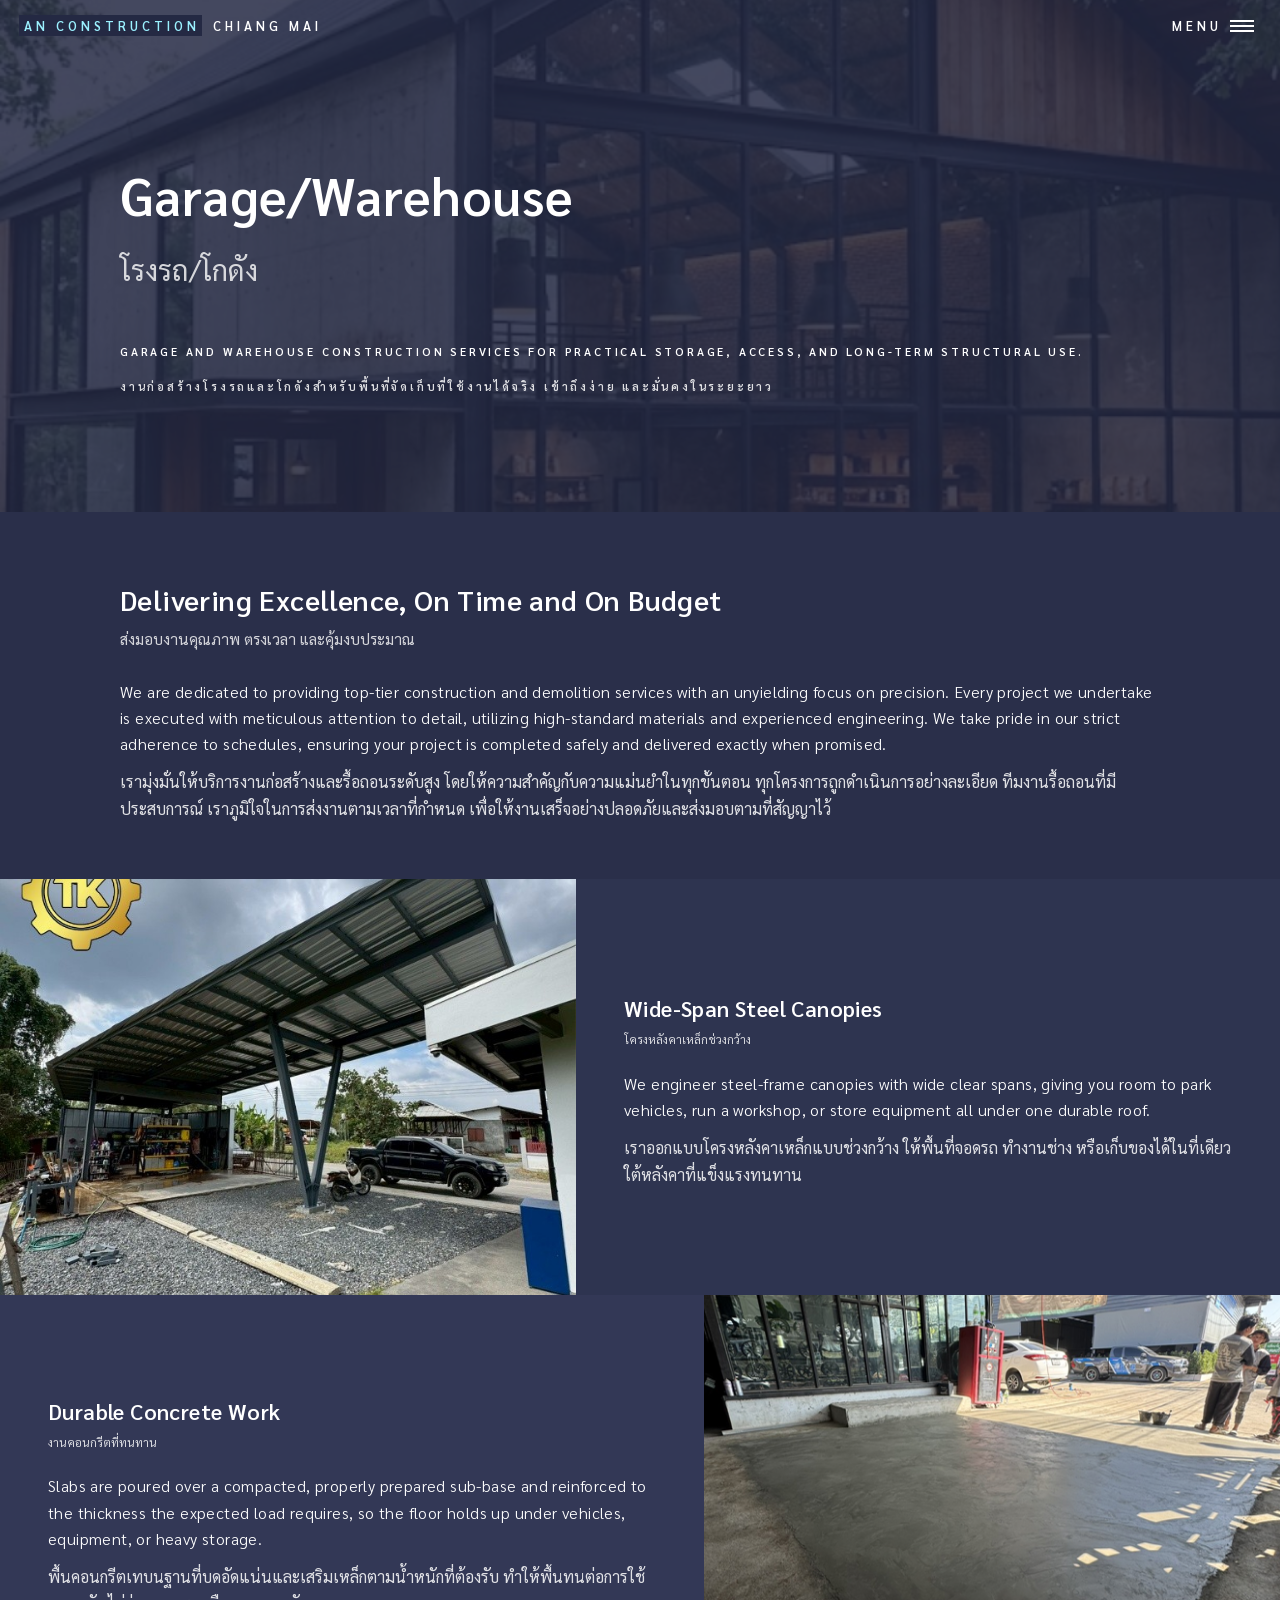
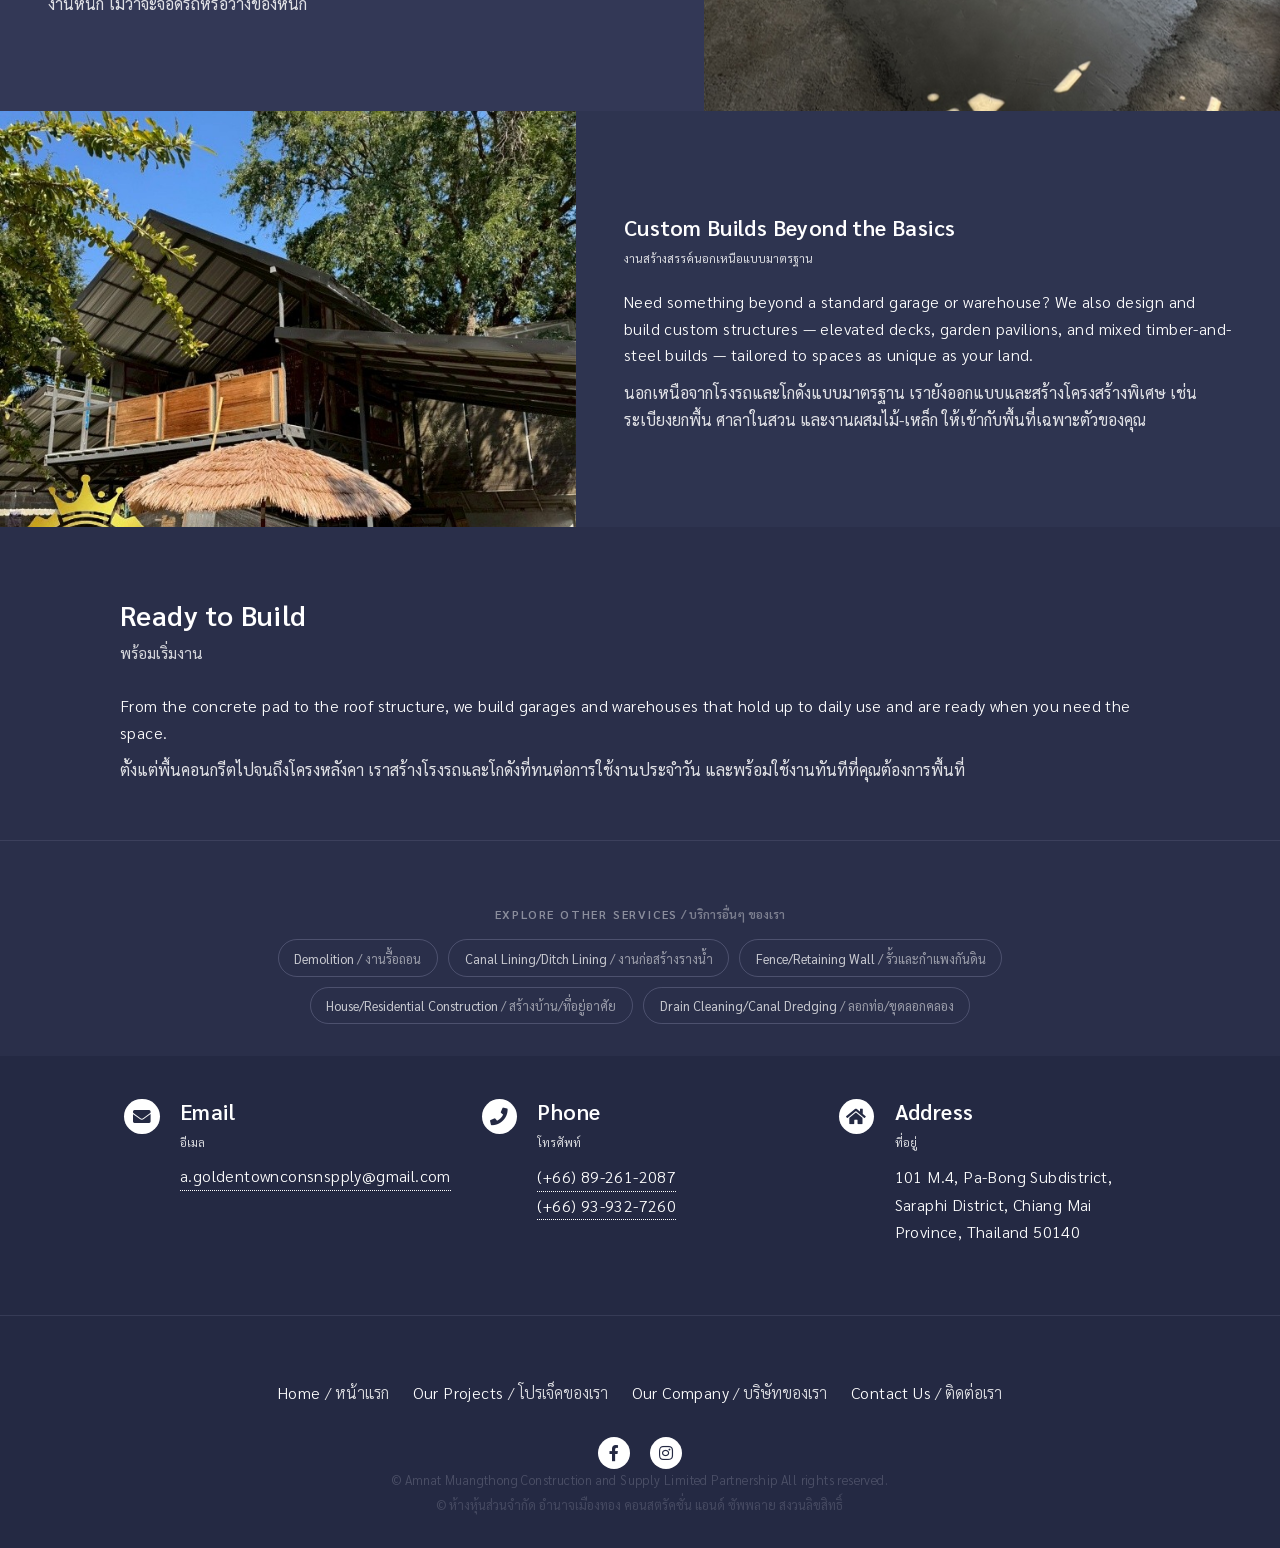
<file: garage-warehouse.html>
<!doctype html>
<html lang="th">
  <head>
    <title>Garage/Warehouse - AN CONSTRUCTION Chiang Mai</title>
    <meta charset="utf-8" />
    <meta
      name="viewport"
      content="width=device-width, initial-scale=1, user-scalable=no"
    />
    <link rel="preconnect" href="https://fonts.googleapis.com" />
    <link rel="preconnect" href="https://fonts.gstatic.com" crossorigin />
    <link href="https://fonts.googleapis.com/css2?family=Sarabun:ital,wght@0,100;0,200;0,300;0,400;0,500;0,600;0,700;0,800;1,100;1,200;1,300;1,400;1,500;1,600;1,700;1,800&display=swap" rel="stylesheet" />
    <link rel="stylesheet" href="assets/css/main.css" />
    <noscript
      ><link rel="stylesheet" href="assets/css/noscript.css"
    /></noscript>
    <meta name="description" content="รับสร้างโรงรถและโกดังเก็บของในเชียงใหม่ โครงหลังคาเหล็กแข็งแรง ออกแบบตามการใช้งานจริง งานคอนกรีตทนทาน โดย AN CONSTRUCTION" />
    <link rel="canonical" href="https://www.anmtconstruction.com/garage-warehouse.html" />
    <link rel="icon" type="image/svg+xml" href="favicon.svg" />
    <meta property="og:type" content="website" />
    <meta property="og:title" content="Garage/Warehouse - AN CONSTRUCTION Chiang Mai" />
    <meta property="og:description" content="รับสร้างโรงรถและโกดังเก็บของในเชียงใหม่ โครงหลังคาเหล็กแข็งแรง ออกแบบตามการใช้งานจริง งานคอนกรีตทนทาน โดย AN CONSTRUCTION" />
    <meta property="og:image" content="https://www.anmtconstruction.com/images/Garage%20Cons.jpg" />
    <meta property="og:url" content="https://www.anmtconstruction.com/garage-warehouse.html" />
    <meta property="og:locale" content="th_TH" />
    <meta name="twitter:card" content="summary_large_image" />
    <meta name="twitter:title" content="Garage/Warehouse - AN CONSTRUCTION Chiang Mai" />
    <meta name="twitter:description" content="รับสร้างโรงรถและโกดังเก็บของในเชียงใหม่ โครงหลังคาเหล็กแข็งแรง ออกแบบตามการใช้งานจริง งานคอนกรีตทนทาน โดย AN CONSTRUCTION" />
    <meta name="twitter:image" content="https://www.anmtconstruction.com/images/Garage%20Cons.jpg" />
    <script type="application/ld+json">
{
  "@context": "https://schema.org",
  "@type": "GeneralContractor",
  "name": "AN CONSTRUCTION Chiang Mai",
  "legalName": "Amnat Muangthong Construction and Supply Limited Partnership",
  "alternateName": "อำนาจเมืองทอง คอนสตรัคชั่น",
  "image": "https://www.anmtconstruction.com/images/og-cover.jpg",
  "url": "https://www.anmtconstruction.com/",
  "telephone": [
    "+66892612087",
    "+66939327260"
  ],
  "email": "a.goldentownconsnspply@gmail.com",
  "address": {
    "@type": "PostalAddress",
    "streetAddress": "101 M.4",
    "addressLocality": "Pa-Bong Subdistrict, Saraphi District",
    "addressRegion": "Chiang Mai",
    "postalCode": "50140",
    "addressCountry": "TH"
  },
  "geo": {
    "@type": "GeoCoordinates",
    "latitude": 18.7295757,
    "longitude": 99.0670663
  },
  "hasMap": "https://maps.app.goo.gl/4C1uCDPWaN1j6zAW7",
  "areaServed": "Chiang Mai, Thailand",
  "sameAs": [
    "https://www.facebook.com/AmnatMuengThong",
    "https://www.instagram.com/anmtconstructions/"
  ],
  "priceRange": "$$"
}
    </script>
    <script type="application/ld+json">
{
  "@context": "https://schema.org",
  "@type": "Service",
  "serviceType": "Garage and Warehouse Construction",
  "name": "Garage/Warehouse Construction",
  "provider": {
    "@type": "GeneralContractor",
    "name": "AN CONSTRUCTION Chiang Mai"
  },
  "areaServed": "Chiang Mai, Thailand",
  "description": "รับสร้างโรงรถและโกดังเก็บของในเชียงใหม่ โครงหลังคาเหล็กแข็งแรง ออกแบบตามการใช้งานจริง งานคอนกรีตทนทาน โดย AN CONSTRUCTION"
}
    </script>

  </head>
  <body class="is-preload" data-page="garage">
    <div id="wrapper">
      <header id="header" class="alt">
        <a href="index.html" class="logo"><strong>AN CONSTRUCTION</strong> <span>Chiang Mai</span></a>
        <nav>
          <a href="#menu">Menu</a>
        </nav>
      </header>

      <nav id="menu">
        <ul class="links">
          <li><a href="index.html">Home<span class="i18n-th-inline"> / หน้าแรก</span></a></li>
          <li><a href="project.html">Our Projects<span class="i18n-th-inline"> / โปรเจ็คของเรา</span></a></li>
          <li><a href="companyinfo.html">Our Company<span class="i18n-th-inline"> / บริษัทของเรา</span></a></li>
          <li><a href="contactus.html">Contact Us<span class="i18n-th-inline"> / ติดต่อเรา</span></a></li>
        </ul>
      </nav>

      <section id="banner">
        <div class="inner">
          <span class="image">
            <img src="images/5.png" alt="อาคารโครงสร้างไม้และเหล็กสไตล์โรงรถ/โกดังสมัยใหม่" />
          </span>
          <header class="major">
            <h1>Garage/Warehouse<span class="i18n-th">โรงรถ/โกดัง</span></h1>
          </header>
          <div class="content">
            <p>
              Garage and warehouse construction services for practical storage,
              access, and long-term structural use.
            </p>
            <p class="i18n-th">
              <br>งานก่อสร้างโรงรถและโกดังสำหรับพื้นที่จัดเก็บที่ใช้งานได้จริง เข้าถึงง่าย และมั่นคงในระยะยาว
            </p>
          </div>
        </div>
      </section>

      <div id="main">
        <section id="one">
          <div class="inner">
            <header class="major">
              <h2>Delivering Excellence, On Time and On Budget<span class="i18n-th">ส่งมอบงานคุณภาพ ตรงเวลา และคุ้มงบประมาณ</span></h2>
            </header>
            <p>
              We are dedicated to providing top-tier construction and demolition
              services with an unyielding focus on precision. Every project we
              undertake is executed with meticulous attention to detail,
              utilizing high-standard materials and experienced engineering. We
              take pride in our strict adherence to schedules, ensuring your
              project is completed safely and delivered exactly when promised.
            </p>
            <p class="i18n-th">
              เรามุ่งมั่นให้บริการงานก่อสร้างและรื้อถอนระดับสูง โดยให้ความสำคัญกับความแม่นยำในทุกขั้นตอน
              ทุกโครงการถูกดำเนินการอย่างละเอียด ทีมงานรื้อถอนที่มีประสบการณ์
              เราภูมิใจในการส่งงานตามเวลาที่กำหนด เพื่อให้งานเสร็จอย่างปลอดภัยและส่งมอบตามที่สัญญาไว้
            </p>
          </div>
        </section>

        <section id="two" class="spotlights">
          <section>
            <span class="image">
              <img
                src="images/Garage Cons.jpg"
                alt="โครงหลังคาเหล็กช่วงกว้างคลุมพื้นที่จอดรถและจัดเก็บของ"
                data-position="center center"
              />
            </span>
            <div class="content">
              <div class="inner">
                <header class="major">
                  <h3>Wide-Span Steel Canopies<span class="i18n-th">โครงหลังคาเหล็กช่วงกว้าง</span></h3>
                </header>
                <p>
                  We engineer steel-frame canopies with wide clear spans,
                  giving you room to park vehicles, run a workshop, or store
                  equipment all under one durable roof.
                </p>
                <p class="i18n-th">
                  เราออกแบบโครงหลังคาเหล็กแบบช่วงกว้าง ให้พื้นที่จอดรถ ทำงานช่าง
                  หรือเก็บของได้ในที่เดียว ใต้หลังคาที่แข็งแรงทนทาน
                </p>
              </div>
            </div>
          </section>
          <section>
            <span class="image">
              <img src="images/เทคอนกรีต ร้าน SOS.png" alt="พื้นคอนกรีตที่เทและตกแต่งผิวหน้าร้านค้า" data-position="top center" />
            </span>
            <div class="content">
              <div class="inner">
                <header class="major">
                  <h3>Durable Concrete Work<span class="i18n-th">งานคอนกรีตที่ทนทาน</span></h3>
                </header>
                <p>
                  Slabs are poured over a compacted, properly prepared
                  sub-base and reinforced to the thickness the expected load
                  requires, so the floor holds up under vehicles, equipment,
                  or heavy storage.
                </p>
                <p class="i18n-th">
                  พื้นคอนกรีตเทบนฐานที่บดอัดแน่นและเสริมเหล็กตามน้ำหนักที่ต้องรับ
                  ทำให้พื้นทนต่อการใช้งานหนัก ไม่ว่าจะจอดรถหรือวางของหนัก
                </p>
              </div>
            </div>
          </section>
          <section>
            <span class="image">
              <img src="images/Cafe Cons.jpg" alt="อาคารคาเฟ่โครงสร้างไม้และเหล็กยกพื้นระหว่างก่อสร้าง" data-position="25% 25%" />
            </span>
            <div class="content">
              <div class="inner">
                <header class="major">
                  <h3>Custom Builds Beyond the Basics<span class="i18n-th">งานสร้างสรรค์นอกเหนือแบบมาตรฐาน</span></h3>
                </header>
                <p>
                  Need something beyond a standard garage or warehouse? We
                  also design and build custom structures — elevated decks,
                  garden pavilions, and mixed timber-and-steel builds —
                  tailored to spaces as unique as your land.
                </p>
                <p class="i18n-th">
                  นอกเหนือจากโรงรถและโกดังแบบมาตรฐาน เรายังออกแบบและสร้างโครงสร้างพิเศษ
                  เช่น ระเบียงยกพื้น ศาลาในสวน และงานผสมไม้-เหล็ก ให้เข้ากับพื้นที่เฉพาะตัวของคุณ
                </p>
              </div>
            </div>
          </section>
        </section>

        <section id="three">
          <div class="inner">
            <header class="major">
              <h2>Ready to Build<span class="i18n-th">พร้อมเริ่มงาน</span></h2>
            </header>
            <p>
              From the concrete pad to the roof structure, we build garages
              and warehouses that hold up to daily use and are ready when
              you need the space.
            </p>
            <p class="i18n-th">
              ตั้งแต่พื้นคอนกรีตไปจนถึงโครงหลังคา เราสร้างโรงรถและโกดังที่ทนต่อการใช้งานประจำวัน
              และพร้อมใช้งานทันทีที่คุณต้องการพื้นที่
            </p>
          </div>
        </section>

        <section id="related-services">
          <div class="inner">
            <span class="related-services-label">Explore Other Services<span class="i18n-th-inline"> / บริการอื่นๆ ของเรา</span></span>
            <div class="related-services-links">
              <a href="demolition.html">Demolition<span class="i18n-th-inline"> / งานรื้อถอน</span></a>
              <a href="canal-lining.html">Canal Lining/Ditch Lining<span class="i18n-th-inline"> / งานก่อสร้างรางน้ำ</span></a>
              <a href="fence.html">Fence/Retaining Wall<span class="i18n-th-inline"> / รั้วและกำแพงกันดิน</span></a>
              <a href="house.html">House/Residential Construction<span class="i18n-th-inline"> / สร้างบ้าน/ที่อยู่อาศัย</span></a>
              <a href="drain-cleaning.html">Drain Cleaning/Canal Dredging<span class="i18n-th-inline"> / ลอกท่อ/ขุดลอกคลอง</span></a>
            </div>
          </div>
        </section>
      </div>

      <section id="contact">
        <div class="inner contact-stack">
          <section>
            <div class="contact-method">
              <span class="icon solid alt fa-envelope"></span>
              <div class="contact-copy">
                <h3>Email<span class="i18n-th">อีเมล</span></h3>
                <a href="mailto:a.goldentownconsnspply@gmail.com"
                  >a.goldentownconsnspply@gmail.com</a
                >
              </div>
            </div>
          </section>
          <section>
            <div class="contact-method">
              <span class="icon solid alt fa-phone"></span>
              <div class="contact-copy">
                <h3>Phone<span class="i18n-th">โทรศัพท์</span></h3>
                <span
                  ><a href="tel:+66892612087">(+66) 89-261-2087</a><br /><a href="tel:+66939327260">(+66) 93-932-7260</a></span
                >
              </div>
            </div>
          </section>
          <section>
            <div class="contact-method">
              <span class="icon solid alt fa-home"></span>
              <div class="contact-copy">
                <h3>Address<span class="i18n-th">ที่อยู่</span></h3>
                <span
                  >101 M.4, Pa-Bong Subdistrict, Saraphi District, Chiang Mai
                  Province, Thailand 50140</span
                >
              </div>
            </div>
          </section>
        </div>
      </section>

      <footer id="footer">
        <div class="inner">
          <ul class="footer-links">
            <li><a href="index.html">Home<span class="i18n-th-inline"> / หน้าแรก</span></a></li>
            <li><a href="project.html">Our Projects<span class="i18n-th-inline"> / โปรเจ็คของเรา</span></a></li>
            <li><a href="companyinfo.html">Our Company<span class="i18n-th-inline"> / บริษัทของเรา</span></a></li>
            <li><a href="contactus.html">Contact Us<span class="i18n-th-inline"> / ติดต่อเรา</span></a></li>
          </ul>
          <ul class="icons">
            <li>
              <a href="https://www.facebook.com/AmnatMuengThong" class="icon brands alt fa-facebook-f"
                ><span class="label">Facebook</span></a
              >
            </li>
            <li>
              <a href="https://www.instagram.com/anmtconstructions/" class="icon brands alt fa-instagram"
                ><span class="label">Instagram</span></a
              >
            </li>
          </ul>
          <ul class="copyright">
            <li>&copy; Amnat Muangthong Construction and Supply Limited Partnership All rights reserved.<span class="i18n-th">&copy; ห้างหุ้นส่วนจำกัด อำนาจเมืองทอง คอนสตรัคชั่น แอนด์ ซัพพลาย สงวนลิขสิทธิ์</span></li>
          </ul>
        </div>
      </footer>
    </div>

    <script src="assets/js/jquery.min.js"></script>
    <script src="assets/js/jquery.scrolly.min.js"></script>
    <script src="assets/js/jquery.scrollex.min.js"></script>
    <script src="assets/js/browser.min.js"></script>
    <script src="assets/js/breakpoints.min.js"></script>
    <script src="assets/js/util.js"></script>
    <script src="assets/js/main.js"></script>
  </body>
</html>
</file>
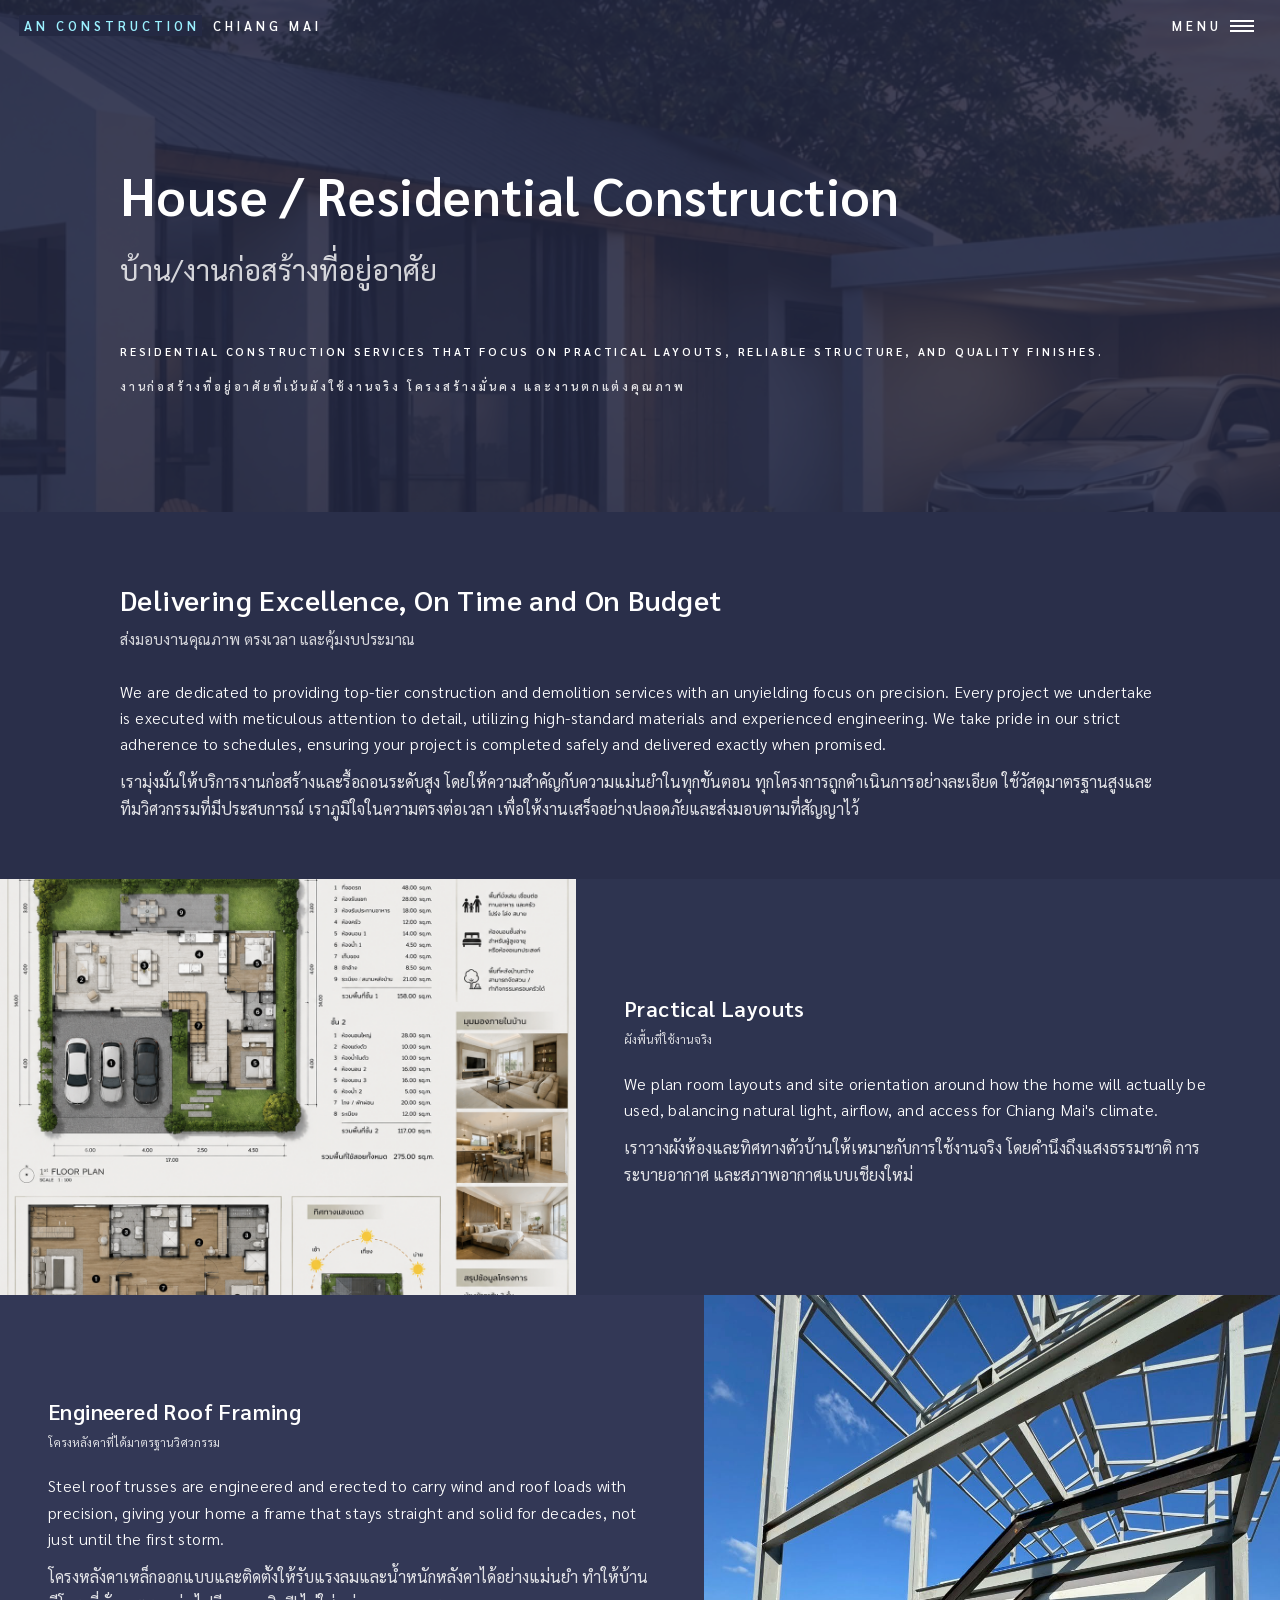
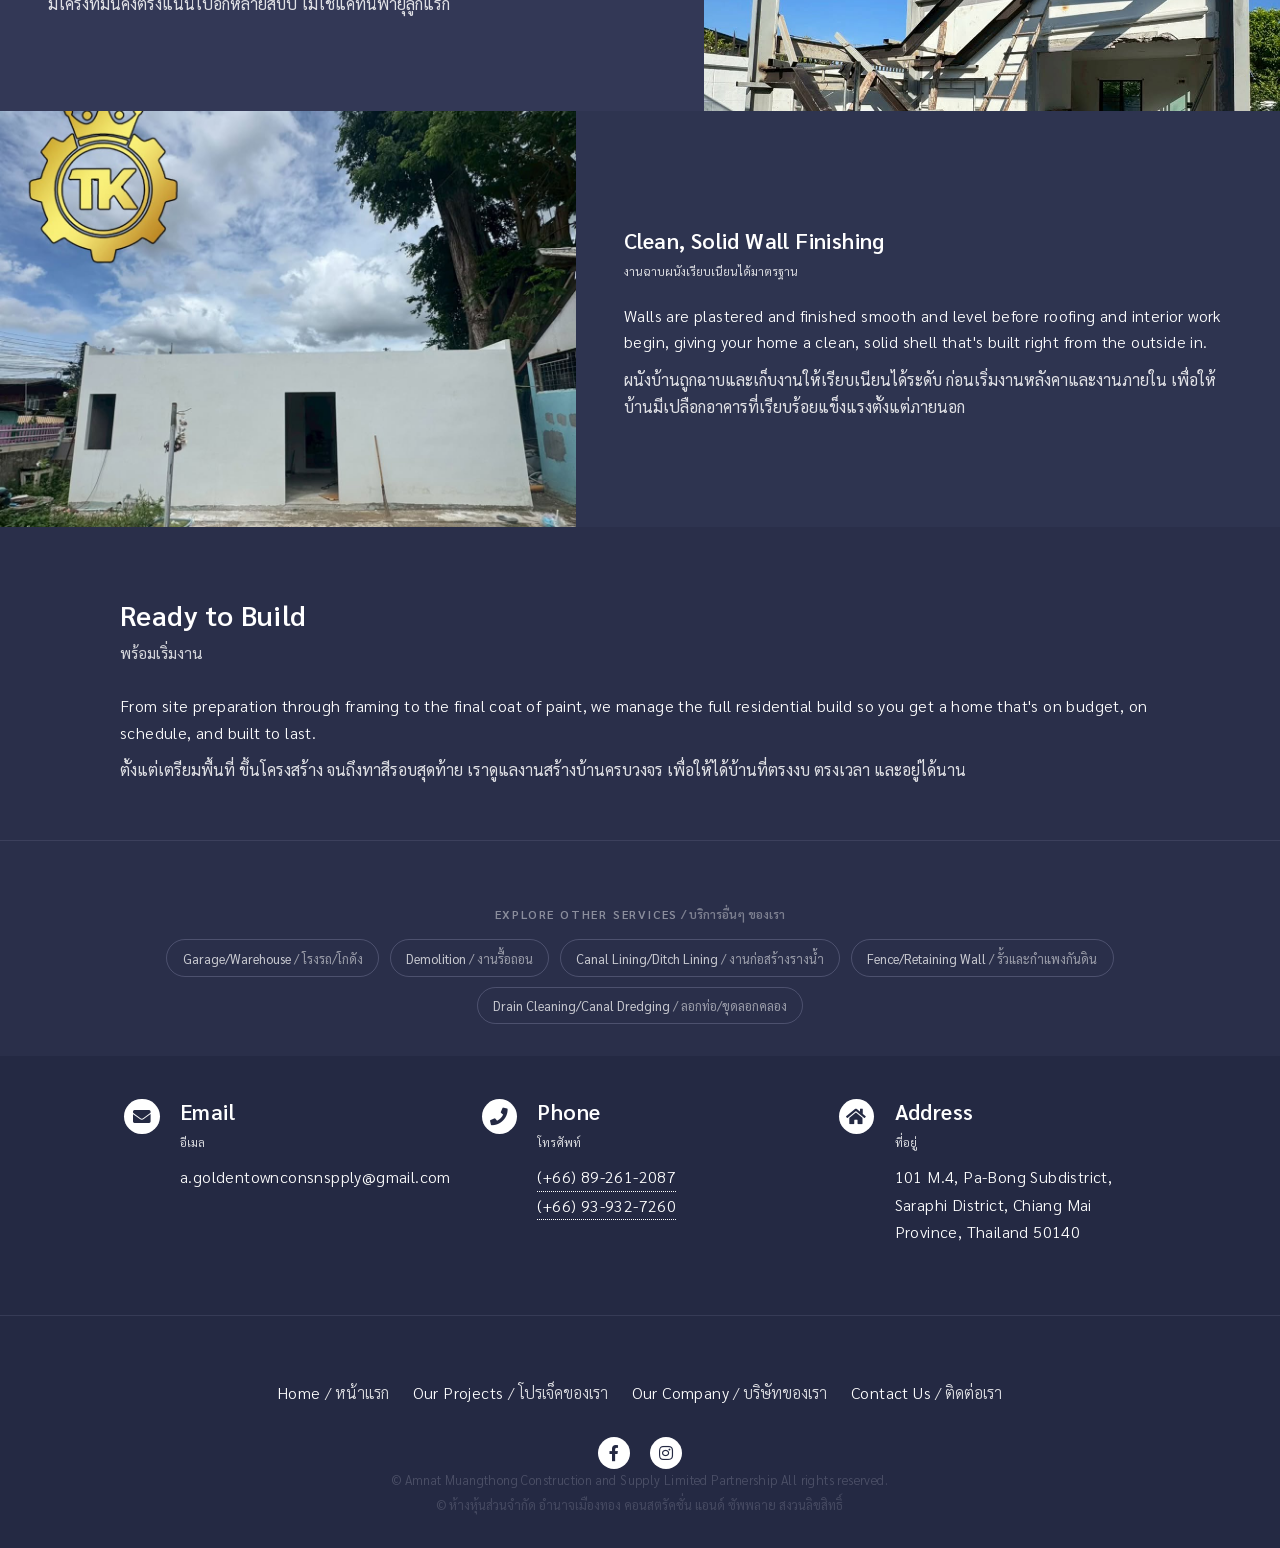
<file: house.html>
<!doctype html>
<html lang="th">
  <head>
    <title>House / Residential Construction - AN CONSTRUCTION Chiang Mai</title>
    <meta charset="utf-8" />
    <meta
      name="viewport"
      content="width=device-width, initial-scale=1, user-scalable=no"
    />
    <link rel="preconnect" href="https://fonts.googleapis.com" />
    <link rel="preconnect" href="https://fonts.gstatic.com" crossorigin />
    <link href="https://fonts.googleapis.com/css2?family=Sarabun:ital,wght@0,100;0,200;0,300;0,400;0,500;0,600;0,700;0,800;1,100;1,200;1,300;1,400;1,500;1,600;1,700;1,800&display=swap" rel="stylesheet" />
    <link rel="stylesheet" href="assets/css/main.css" />
    <noscript
      ><link rel="stylesheet" href="assets/css/noscript.css"
    /></noscript>
    <meta name="description" content="รับสร้างบ้านและงานก่อสร้างที่อยู่อาศัยในเชียงใหม่ ผังใช้งานจริง โครงสร้างมั่นคง งานตกแต่งคุณภาพ ดูแลครบวงจรโดย AN CONSTRUCTION" />
    <link rel="canonical" href="https://www.anmtconstruction.com/house.html" />
    <link rel="icon" type="image/svg+xml" href="favicon.svg" />
    <meta property="og:type" content="website" />
    <meta property="og:title" content="House / Residential Construction - AN CONSTRUCTION Chiang Mai" />
    <meta property="og:description" content="รับสร้างบ้านและงานก่อสร้างที่อยู่อาศัยในเชียงใหม่ ผังใช้งานจริง โครงสร้างมั่นคง งานตกแต่งคุณภาพ ดูแลครบวงจรโดย AN CONSTRUCTION" />
    <meta property="og:image" content="https://www.anmtconstruction.com/images/บ้านตัวอย่าง%20TK.png" />
    <meta property="og:url" content="https://www.anmtconstruction.com/house.html" />
    <meta property="og:locale" content="th_TH" />
    <meta name="twitter:card" content="summary_large_image" />
    <meta name="twitter:title" content="House / Residential Construction - AN CONSTRUCTION Chiang Mai" />
    <meta name="twitter:description" content="รับสร้างบ้านและงานก่อสร้างที่อยู่อาศัยในเชียงใหม่ ผังใช้งานจริง โครงสร้างมั่นคง งานตกแต่งคุณภาพ ดูแลครบวงจรโดย AN CONSTRUCTION" />
    <meta name="twitter:image" content="https://www.anmtconstruction.com/images/บ้านตัวอย่าง%20TK.png" />
    <script type="application/ld+json">
{
  "@context": "https://schema.org",
  "@type": "GeneralContractor",
  "name": "AN CONSTRUCTION Chiang Mai",
  "legalName": "Amnat Muangthong Construction and Supply Limited Partnership",
  "alternateName": "อำนาจเมืองทอง คอนสตรัคชั่น",
  "image": "https://www.anmtconstruction.com/images/og-cover.jpg",
  "url": "https://www.anmtconstruction.com/",
  "telephone": [
    "+66892612087",
    "+66939327260"
  ],
  "email": "a.goldentownconsnspply@gmail.com",
  "address": {
    "@type": "PostalAddress",
    "streetAddress": "101 M.4",
    "addressLocality": "Pa-Bong Subdistrict, Saraphi District",
    "addressRegion": "Chiang Mai",
    "postalCode": "50140",
    "addressCountry": "TH"
  },
  "geo": {
    "@type": "GeoCoordinates",
    "latitude": 18.7295757,
    "longitude": 99.0670663
  },
  "hasMap": "https://maps.app.goo.gl/4C1uCDPWaN1j6zAW7",
  "areaServed": "Chiang Mai, Thailand",
  "sameAs": [
    "https://www.facebook.com/AmnatMuengThong",
    "https://www.instagram.com/anmtconstructions/"
  ],
  "priceRange": "$$"
}
    </script>
    <script type="application/ld+json">
{
  "@context": "https://schema.org",
  "@type": "Service",
  "serviceType": "Residential Construction",
  "name": "House / Residential Construction",
  "provider": {
    "@type": "GeneralContractor",
    "name": "AN CONSTRUCTION Chiang Mai"
  },
  "areaServed": "Chiang Mai, Thailand",
  "description": "รับสร้างบ้านและงานก่อสร้างที่อยู่อาศัยในเชียงใหม่ ผังใช้งานจริง โครงสร้างมั่นคง งานตกแต่งคุณภาพ ดูแลครบวงจรโดย AN CONSTRUCTION"
}
    </script>

  </head>
  <body class="is-preload" data-page="house">
    <div id="wrapper">
      <header id="header" class="alt">
        <a href="index.html" class="logo"
          ><strong>AN CONSTRUCTION</strong> <span>Chiang Mai</span></a
        >
        <nav>
          <a href="#menu">Menu</a>
        </nav>
      </header>

      <nav id="menu">
        <ul class="links">
          <li><a href="index.html">Home<span class="i18n-th-inline"> / หน้าแรก</span></a></li>
          <li><a href="project.html">Our Projects<span class="i18n-th-inline"> / โปรเจ็คของเรา</span></a></li>
          <li><a href="companyinfo.html">Our Company<span class="i18n-th-inline"> / บริษัทของเรา</span></a></li>
          <li><a href="contactus.html">Contact Us<span class="i18n-th-inline"> / ติดต่อเรา</span></a></li>
        </ul>
      </nav>

      <section id="banner">
        <div class="inner">
          <span class="image">
            <img src="images/แบนเนอร์%20Google%20forms%20%285%29.png" alt="บ้านพักอาศัยสไตล์โมเดิร์นพร้อมที่จอดรถในตัว" />
          </span>
          <header class="major">
            <h1>House / Residential Construction<span class="i18n-th">บ้าน/งานก่อสร้างที่อยู่อาศัย</span></h1>
          </header>
          <div class="content">
            <p>
              Residential construction services that focus on practical layouts,
              reliable structure, and quality finishes.
            </p>
            <p class="i18n-th">
              <br>งานก่อสร้างที่อยู่อาศัยที่เน้นผังใช้งานจริง โครงสร้างมั่นคง และงานตกแต่งคุณภาพ
            </p>
          </div>
        </div>
      </section>

      <div id="main">
        <section id="one">
          <div class="inner">
            <header class="major">
              <h2>Delivering Excellence, On Time and On Budget<span class="i18n-th">ส่งมอบงานคุณภาพ ตรงเวลา และคุ้มงบประมาณ</span></h2>
            </header>
            <p>
              We are dedicated to providing top-tier construction and demolition
              services with an unyielding focus on precision. Every project we
              undertake is executed with meticulous attention to detail,
              utilizing high-standard materials and experienced engineering. We
              take pride in our strict adherence to schedules, ensuring your
              project is completed safely and delivered exactly when promised.
            </p>
            <p class="i18n-th">
              เรามุ่งมั่นให้บริการงานก่อสร้างและรื้อถอนระดับสูง โดยให้ความสำคัญกับความแม่นยำในทุกขั้นตอน
              ทุกโครงการถูกดำเนินการอย่างละเอียด ใช้วัสดุมาตรฐานสูงและทีมวิศวกรรมที่มีประสบการณ์
              เราภูมิใจในความตรงต่อเวลา เพื่อให้งานเสร็จอย่างปลอดภัยและส่งมอบตามที่สัญญาไว้
            </p>
          </div>
        </section>

        <section id="two" class="spotlights">
          <section>
            <span class="image">
              <img
                src="images/ผังพื้นที่ใช้งาน.png"
                alt="ผังพื้นที่ใช้งานบ้าน 2 ชั้นพร้อมทิศทางแสงแดด"
                data-position="center center"
              />
            </span>
            <div class="content">
              <div class="inner">
                <header class="major">
                  <h3>Practical Layouts<span class="i18n-th">ผังพื้นที่ใช้งานจริง</span></h3>
                </header>
                <p>
                  We plan room layouts and site orientation around how the
                  home will actually be used, balancing natural light,
                  airflow, and access for Chiang Mai's climate.
                </p>
                <p class="i18n-th">
                  เราวางผังห้องและทิศทางตัวบ้านให้เหมาะกับการใช้งานจริง
                  โดยคำนึงถึงแสงธรรมชาติ การระบายอากาศ และสภาพอากาศแบบเชียงใหม่
                </p>
              </div>
            </div>
          </section>
          <section>
            <span class="image">
              <img src="images/รูปโครงสร้างก่อสร้าง.jpg" alt="โครงหลังคาเหล็กที่กำลังติดตั้งบนโครงสร้างบ้าน" data-position="top center" />
            </span>
            <div class="content">
              <div class="inner">
                <header class="major">
                  <h3>Engineered Roof Framing<span class="i18n-th">โครงหลังคาที่ได้มาตรฐานวิศวกรรม</span></h3>
                </header>
                <p>
                  Steel roof trusses are engineered and erected to carry
                  wind and roof loads with precision, giving your home a
                  frame that stays straight and solid for decades, not just
                  until the first storm.
                </p>
                <p class="i18n-th">
                  โครงหลังคาเหล็กออกแบบและติดตั้งให้รับแรงลมและน้ำหนักหลังคาได้อย่างแม่นยำ
                  ทำให้บ้านมีโครงที่มั่นคงตรงแน่นไปอีกหลายสิบปี ไม่ใช่แค่ทนพายุลูกแรก
                </p>
              </div>
            </div>
          </section>
          <section>
            <span class="image">
              <img src="images/หน้าบ้าน.jpg" alt="ผนังบ้านที่ฉาบและทาสีเสร็จก่อนติดตั้งหลังคา" data-position="25% 25%" />
            </span>
            <div class="content">
              <div class="inner">
                <header class="major">
                  <h3>Clean, Solid Wall Finishing<span class="i18n-th">งานฉาบผนังเรียบเนียนได้มาตรฐาน</span></h3>
                </header>
                <p>
                  Walls are plastered and finished smooth and level before
                  roofing and interior work begin, giving your home a
                  clean, solid shell that's built right from the outside in.
                </p>
                <p class="i18n-th">
                  ผนังบ้านถูกฉาบและเก็บงานให้เรียบเนียนได้ระดับ ก่อนเริ่มงานหลังคาและงานภายใน
                  เพื่อให้บ้านมีเปลือกอาคารที่เรียบร้อยแข็งแรงตั้งแต่ภายนอก
                </p>
              </div>
            </div>
          </section>
        </section>

        <section id="three">
          <div class="inner">
            <header class="major">
              <h2>Ready to Build<span class="i18n-th">พร้อมเริ่มงาน</span></h2>
            </header>
            <p>
              From site preparation through framing to the final coat of
              paint, we manage the full residential build so you get a home
              that's on budget, on schedule, and built to last.
            </p>
            <p class="i18n-th">
              ตั้งแต่เตรียมพื้นที่ ขึ้นโครงสร้าง จนถึงทาสีรอบสุดท้าย
              เราดูแลงานสร้างบ้านครบวงจร เพื่อให้ได้บ้านที่ตรงงบ ตรงเวลา และอยู่ได้นาน
            </p>
          </div>
        </section>

        <section id="related-services">
          <div class="inner">
            <span class="related-services-label">Explore Other Services<span class="i18n-th-inline"> / บริการอื่นๆ ของเรา</span></span>
            <div class="related-services-links">
              <a href="garage-warehouse.html">Garage/Warehouse<span class="i18n-th-inline"> / โรงรถ/โกดัง</span></a>
              <a href="demolition.html">Demolition<span class="i18n-th-inline"> / งานรื้อถอน</span></a>
              <a href="canal-lining.html">Canal Lining/Ditch Lining<span class="i18n-th-inline"> / งานก่อสร้างรางน้ำ</span></a>
              <a href="fence.html">Fence/Retaining Wall<span class="i18n-th-inline"> / รั้วและกำแพงกันดิน</span></a>
              <a href="drain-cleaning.html">Drain Cleaning/Canal Dredging<span class="i18n-th-inline"> / ลอกท่อ/ขุดลอกคลอง</span></a>
            </div>
          </div>
        </section>
      </div>
      <section id="contact">
        <div class="inner contact-stack">
          <section>
            <div class="contact-method">
              <span class="icon solid alt fa-envelope"></span>
              <div class="contact-copy">
                <h3>Email<span class="i18n-th">อีเมล</span></h3>
                <span>a.goldentownconsnspply@gmail.com</span>
              </div>
            </div>
          </section>
          <section>
            <div class="contact-method">
              <span class="icon solid alt fa-phone"></span>
              <div class="contact-copy">
                <h3>Phone<span class="i18n-th">โทรศัพท์</span></h3>
                <span><a href="tel:+66892612087">(+66) 89-261-2087</a><br /><a href="tel:+66939327260">(+66) 93-932-7260</a></span>
              </div>
            </div>
          </section>
          <section>
            <div class="contact-method">
              <span class="icon solid alt fa-home"></span>
              <div class="contact-copy">
                <h3>Address<span class="i18n-th">ที่อยู่</span></h3>
                <span>101 M.4, Pa-Bong Subdistrict, Saraphi District, Chiang Mai Province, Thailand 50140</span>
              </div>
            </div>
          </section>
        </div>
      </section>

      <footer id="footer">
        <div class="inner">
          <ul class="footer-links">
            <li><a href="index.html">Home<span class="i18n-th-inline"> / หน้าแรก</span></a></li>
            <li><a href="project.html">Our Projects<span class="i18n-th-inline"> / โปรเจ็คของเรา</span></a></li>
            <li><a href="companyinfo.html">Our Company<span class="i18n-th-inline"> / บริษัทของเรา</span></a></li>
            <li><a href="contactus.html">Contact Us<span class="i18n-th-inline"> / ติดต่อเรา</span></a></li>
          </ul>
          <ul class="icons">
            <li>
              <a href="https://www.facebook.com/AmnatMuengThong" class="icon brands alt fa-facebook-f"
                ><span class="label">Facebook</span></a
              >
            </li>
            <li>
              <a href="https://www.instagram.com/anmtconstructions/" class="icon brands alt fa-instagram"
                ><span class="label">Instagram</span></a
              >
            </li>
          </ul>
          <ul class="copyright">
            <li>&copy; Amnat Muangthong Construction and Supply Limited Partnership All rights reserved.<span class="i18n-th">&copy; ห้างหุ้นส่วนจำกัด อำนาจเมืองทอง คอนสตรัคชั่น แอนด์ ซัพพลาย สงวนลิขสิทธิ์</span></li>
          </ul>
        </div>
      </footer>
    </div>

    <script src="assets/js/jquery.min.js"></script>
    <script src="assets/js/jquery.scrolly.min.js"></script>
    <script src="assets/js/jquery.scrollex.min.js"></script>
    <script src="assets/js/browser.min.js"></script>
    <script src="assets/js/breakpoints.min.js"></script>
    <script src="assets/js/util.js"></script>
    <script src="assets/js/main.js"></script>
  </body>
</html>
</file>
<file: assets/css/noscript.css>
/*
	Forty by HTML5 UP
	html5up.net | @ajlkn
	Free for personal and commercial use under the CCA 3.0 license (html5up.net/license)
*/

/* Banner */

	body.is-preload #banner:after {
		opacity: 0.85;
	}

	body.is-preload #banner > .inner {
		-moz-filter: none;
		-webkit-filter: none;
		-ms-filter: none;
		filter: none;
		-moz-transform: none;
		-webkit-transform: none;
		-ms-transform: none;
		transform: none;
		opacity: 1;
	}
</file>
<file: assets/css/main.css>
@import url(fontawesome-all.min.css);
@import url("https://fonts.googleapis.com/css?family=Source+Sans+Pro:300,300italic,600,600italic");


html, body, div, span, applet, object,
iframe, h1, h2, h3, h4, h5, h6, p, blockquote,
pre, a, abbr, acronym, address, big, cite,
code, del, dfn, em, img, ins, kbd, q, s, samp,
small, strike, strong, sub, sup, tt, var, b,
u, i, center, dl, dt, dd, ol, ul, li, fieldset,
form, label, legend, table, caption, tbody,
tfoot, thead, tr, th, td, article, aside,
canvas, details, embed, figure, figcaption,
footer, header, hgroup, menu, nav, output, ruby,
section, summary, time, mark, audio, video {
	margin: 0;
	padding: 0;
	border: 0;
	font-size: 100%;
	font: inherit;
	vertical-align: baseline;}

article, aside, details, figcaption, figure,
footer, header, hgroup, menu, nav, section {
	display: block;}

body {
	line-height: 1;
}

ol, ul {
	list-style: none;
}

blockquote, q {
	quotes: none;
}

	blockquote:before, blockquote:after, q:before, q:after {
		content: '';
		content: none;
	}

table {
	border-collapse: collapse;
	border-spacing: 0;
}

body {
	-webkit-text-size-adjust: none;
}

mark {
	background-color: transparent;
	color: inherit;
}

input::-moz-focus-inner {
	border: 0;
	padding: 0;
}

input, select, textarea {
	-moz-appearance: none;
	-webkit-appearance: none;
	-ms-appearance: none;
	appearance: none;
}

/* Basic */

	@-ms-viewport {
		width: device-width;
	}

	body {
		-ms-overflow-style: scrollbar;
	}

	@media screen and (max-width: 480px) {

		html, body {
			min-width: 320px;
		}

	}

	html {
		box-sizing: border-box;
	}

	*, *:before, *:after {
		box-sizing: inherit;
	}

	body {
		background: #242943;
	}

		body.is-preload *, body.is-preload *:before, body.is-preload *:after {
			-moz-animation: none !important;
			-webkit-animation: none !important;
			-ms-animation: none !important;
			animation: none !important;
			-moz-transition: none !important;
			-webkit-transition: none !important;
			-ms-transition: none !important;
			transition: none !important;
		}

/* Type */

	body, input, select, textarea {
		color: #ffffff;
		font-family: "Sarabun", "Source Sans Pro", Helvetica, sans-serif;
		font-size: 14pt;
		font-weight: 300;
		letter-spacing: 0.025em;
		line-height: 1.65;
	}

	/* Bilingual EN / TH pairing */
	.i18n-th {
		display: block;
		font-weight: 400;
		letter-spacing: normal;
		opacity: 0.8;
	}

		h1 .i18n-th, h2 .i18n-th, h3 .i18n-th, h4 .i18n-th {
			font-size: 0.55em;
			margin-top: 0.35em;
			line-height: 1.5;
		}

		p.i18n-th {
			margin-top: -1.35em;
			margin-bottom: 1.5em;
			line-height: 1.7;
			opacity: 0.85;
		}

	/* About page: image beside text */
	.about-layout {
		display: flex;
		align-items: stretch;
		gap: 1.5cm;
	}

		.about-images {
			display: flex;
			flex-direction: column;
			gap: 0.8em;
			width: 52%;
			flex-shrink: 0;
		}

			.about-images .image.main {
				margin: 0;
				flex-shrink: 0;
			}

				.about-images .image.main img {
					width: 100%;
					display: block;
				}

			.about-images .image.second {
				flex: 1;
				min-height: 0;
				margin: 0;
				overflow: hidden;
			}

				.about-images .image.second img {
					width: 100%;
					height: 100%;
					-webkit-object-fit: cover;
					object-fit: cover;
					display: block;
				}

		.about-layout .story-grid {
			flex: 1;
			margin-top: 0;
			align-items: stretch;
		}

			.about-layout .story-box {
				width: 100%;
			}

		@media screen and (max-width: 736px) {

			.about-layout {
				flex-direction: column;
				gap: 1.5em;
			}

				.about-images {
					width: 100%;
				}

				.about-images .image.second {
					min-height: 12em;
				}

		}

	/* Storytelling paragraph rows */
	.story-grid {
		display: flex;
		flex-direction: column;
		align-items: center;
		gap: 1.8em;
		margin-top: 2em;
	}

		.story-box {
			box-sizing: border-box;
			width: 14cm;
			max-width: 100%;
		}

			.story-box p {
				margin: 0 0 0.85em 0;
				font-size: 0.85em;
				line-height: 1.6;
			}

			.story-box p.i18n-th {
				margin-top: -0.35em;
				margin-bottom: 1.2em;
				line-height: 1.65;
			}

			.story-box p:last-child {
				margin-bottom: 0;
			}

	/* Team */
	.team-heading {
		margin-top: 2.5em;
	}

	.team-grid {
		display: flex;
		flex-wrap: wrap;
		gap: 2em;
		justify-content: center;
	}

		.team-card {
			background: rgba(212, 212, 255, 0.035);
			border: solid 1px rgba(212, 212, 255, 0.1);
			width: calc(50% - 1em);
			overflow: hidden;
		}

			.team-card .image {
				display: block;
				margin: 0;
			}

				.team-card .image img {
					display: block;
					width: 100%;
					height: auto;
				}

			.team-info {
				padding: 1.5em;
			}

				.team-info h3 {
					margin-bottom: 0.35em;
				}

				.team-role {
					font-size: 0.8em;
					font-weight: 600;
					letter-spacing: 0.1em;
					text-transform: uppercase;
					opacity: 0.75;
					margin-bottom: 1em;
				}

				.team-bio:empty,
				.team-education:empty {
					display: none;
				}

		@media screen and (max-width: 736px) {

			.team-card {
				width: 100%;
			}

		}

	.i18n-th-inline {
		display: inline;
		font-weight: inherit;
		letter-spacing: normal;
		opacity: 0.85;
	}

		@media screen and (max-width: 1680px) {

			body, input, select, textarea {
				font-size: 14pt;
			}

		}

		@media screen and (max-width: 1280px) {

			body, input, select, textarea {
				font-size: 12pt;
			}

		}

		@media screen and (max-width: 360px) {

			body, input, select, textarea {
				font-size: 11pt;
			}

		}

	a {
		-moz-transition: color 0.2s ease-in-out, border-bottom-color 0.2s ease-in-out;
		-webkit-transition: color 0.2s ease-in-out, border-bottom-color 0.2s ease-in-out;
		-ms-transition: color 0.2s ease-in-out, border-bottom-color 0.2s ease-in-out;
		transition: color 0.2s ease-in-out, border-bottom-color 0.2s ease-in-out;
		border-bottom: dotted 1px;
		color: inherit;
		text-decoration: none;
	}

		a:hover {
			border-bottom-color: transparent;
			color: #9bf1ff !important;
		}

		a:active {
			color: #53e3fb !important;
		}

	strong, b {
		color: #ffffff;
		font-weight: 600;
	}

	em, i {
		font-style: italic;
	}

	p {
		margin: 0 0 2em 0;
	}

	h1, h2, h3, h4, h5, h6 {
		color: #ffffff;
		font-weight: 600;
		line-height: 1.65;
		margin: 0 0 1em 0;
	}

		h1 a, h2 a, h3 a, h4 a, h5 a, h6 a {
			color: inherit;
			border-bottom: 0;
		}

	h1 {
		font-size: 2.5em;
	}

	h2 {
		font-size: 1.75em;
	}

	h3 {
		font-size: 1.35em;
	}

	h4 {
		font-size: 1.1em;
	}

	h5 {
		font-size: 0.9em;
	}

	h6 {
		font-size: 0.7em;
	}

	@media screen and (max-width: 736px) {

		h1 {
			font-size: 2em;
		}

		h2 {
			font-size: 1.5em;
		}

		h3 {
			font-size: 1.25em;
		}

	}

	sub {
		font-size: 0.8em;
		position: relative;
		top: 0.5em;
	}

	sup {
		font-size: 0.8em;
		position: relative;
		top: -0.5em;
	}

	blockquote {
		border-left: solid 4px rgba(212, 212, 255, 0.1);
		font-style: italic;
		margin: 0 0 2em 0;
		padding: 0.5em 0 0.5em 2em;
	}

	code {
		background: rgba(212, 212, 255, 0.035);
		font-family: "Courier New", monospace;
		font-size: 0.9em;
		margin: 0 0.25em;
		padding: 0.25em 0.65em;
	}

	pre {
		-webkit-overflow-scrolling: touch;
		font-family: "Courier New", monospace;
		font-size: 0.9em;
		margin: 0 0 2em 0;
	}

		pre code {
			display: block;
			line-height: 1.75;
			padding: 1em 1.5em;
			overflow-x: auto;
		}

	hr {
		border: 0;
		border-bottom: solid 1px rgba(212, 212, 255, 0.1);
		margin: 2em 0;
	}

		hr.major {
			margin: 3em 0;
		}

	.align-left {
		text-align: left;
	}

	.align-center {
		text-align: center;
	}

	.align-right {
		text-align: right;
	}

/* Box */

	.box {
		border: solid 1px rgba(212, 212, 255, 0.1);
		margin-bottom: 2em;
		padding: 1.5em;
	}

		.box > :last-child,
		.box > :last-child > :last-child,
		.box > :last-child > :last-child > :last-child {
			margin-bottom: 0;
		}

		.box.alt {
			border: 0;
			border-radius: 0;
			padding: 0;
		}

/* Icon */

	.icon {
		text-decoration: none;
		border-bottom: none;
		position: relative;
	}

		.icon:before {
			-moz-osx-font-smoothing: grayscale;
			-webkit-font-smoothing: antialiased;
			display: inline-block;
			font-style: normal;
			font-variant: normal;
			text-rendering: auto;
			line-height: 1;
			text-transform: none !important;
			font-family: 'Font Awesome 5 Free';
			font-weight: 400;
		}

		.icon > .label {
			display: none;
		}

		.icon:before {
			line-height: inherit;
		}

		.icon.solid:before {
			font-weight: 900;
		}

		.icon.brands:before {
			font-family: 'Font Awesome 5 Brands';
		}

		.icon.alt:before {
			background-color: #ffffff;
			border-radius: 100%;
			color: #242943;
			display: inline-block;
			height: 2em;
			line-height: 2em;
			text-align: center;
			width: 2em;
		}

	a.icon.alt:before {
		-moz-transition: background-color 0.2s ease-in-out;
		-webkit-transition: background-color 0.2s ease-in-out;
		-ms-transition: background-color 0.2s ease-in-out;
		transition: background-color 0.2s ease-in-out;
	}

	a.icon.alt:hover:before {
		background-color: #6fc3df;
	}

	a.icon.alt:active:before {
		background-color: #37a6cb;
	}

/* Image */

	.image {
		border: 0;
		display: inline-block;
		position: relative;
	}

		.image img {
			display: block;
		}

		.image.left, .image.right {
			max-width: 30%;
		}

			.image.left img, .image.right img {
				width: 100%;
			}

		.image.left {
			float: left;
			margin: 0 1.5em 1.25em 0;
			top: 0.25em;
		}

		.image.right {
			float: right;
			margin: 0 0 1.25em 1.5em;
			top: 0.25em;
		}

		.image.fit {
			display: block;
			margin: 0 0 2em 0;
			width: 100%;
		}

			.image.fit img {
				width: 100%;
			}

		.image.main {
			display: block;
			margin: 2.5em 0;
			width: 100%;
		}

			.image.main img {
				width: 100%;
			}

			@media screen and (max-width: 736px) {

				.image.main {
					margin: 1.5em 0;
				}

			}

/* Icons */

	ul.icons {
		cursor: default;
		list-style: none;
		padding-left: 0;
	}

		ul.icons li {
			display: inline-block;
			padding: 0 1em 0 0;
		}

			ul.icons li:last-child {
				padding-right: 0;
			}

		@media screen and (max-width: 736px) {

			ul.icons li {
				padding: 0 0.75em 0 0;
			}

		}

/* Tiles */

	.tiles {
		display: -moz-flex;
		display: -webkit-flex;
		display: -ms-flex;
		display: flex;
		-moz-flex-wrap: wrap;
		-webkit-flex-wrap: wrap;
		-ms-flex-wrap: wrap;
		flex-wrap: wrap;
		border-top: 0 !important;
	}

		.tiles + * {
			border-top: 0 !important;
		}

		.tiles article {
			display: block;
			-moz-transition: -moz-transform 0.25s ease, opacity 0.25s ease, -moz-filter 1s ease, -webkit-filter 1s ease;
			-webkit-transition: -webkit-transform 0.25s ease, opacity 0.25s ease, -webkit-filter 1s ease, -webkit-filter 1s ease;
			-ms-transition: -ms-transform 0.25s ease, opacity 0.25s ease, -ms-filter 1s ease, -webkit-filter 1s ease;
			transition: transform 0.25s ease, opacity 0.25s ease, filter 1s ease, -webkit-filter 1s ease;
			cursor: default;
			overflow: hidden;
			position: relative;
			width: 50%;
			height: 22em;
			box-sizing: border-box;
		}

			.tiles article .image {
				display: block;
				position: absolute;
				top: 0;
				left: 0;
				width: 100%;
				height: 100%;
				z-index: 0;
			}

				.tiles article .image img {
					width: 100%;
					height: 100%;
					-webkit-object-fit: cover;
					object-fit: cover;
					display: block;
				}

			.tiles article header {
				position: absolute;
				left: 0;
				right: 0;
				bottom: 0;
				width: 100%;
				margin-bottom: 0;
				box-sizing: border-box;
				padding: 2em 2.25em 1.5em 2.25em;
				text-align: left;
				background: -moz-linear-gradient(top, rgba(36, 41, 67, 0) 0%, rgba(36, 41, 67, 0.92) 65%);
				background: -webkit-linear-gradient(top, rgba(36, 41, 67, 0) 0%, rgba(36, 41, 67, 0.92) 65%);
				background: linear-gradient(to bottom, rgba(36, 41, 67, 0) 0%, rgba(36, 41, 67, 0.92) 65%);
				z-index: 3;
			}

			.tiles article h3 {
				font-size: 1.5em;
				line-height: 1.3;
				margin: 0 0 0.5em 0;
			}

				.tiles article h3 a:hover {
					color: inherit !important;
				}

			.tiles article p {
				margin: 0;
				font-size: 0.75em;
				font-weight: 600;
				letter-spacing: 0.2em;
				text-transform: uppercase;
				opacity: 0.85;
			}

			.tiles article .link.primary {
				border: 0;
				height: 100%;
				left: 0;
				position: absolute;
				top: 0;
				width: 100%;
				z-index: 4;
			}

			.tiles article:before {
				-moz-transition: opacity 0.5s ease;
				-webkit-transition: opacity 0.5s ease;
				-ms-transition: opacity 0.5s ease;
				transition: opacity 0.5s ease;
				bottom: 0;
				content: '';
				display: block;
				height: 100%;
				left: 0;
				opacity: 0.55;
				position: absolute;
				width: 100%;
				z-index: 2;
			}

			.tiles article:after {
				background-color: rgba(36, 41, 67, 0.25);
				content: '';
				display: block;
				height: 100%;
				left: 0;
				position: absolute;
				top: 0;
				width: 100%;
				z-index: 1;
			}

			.tiles article:hover:before {
				opacity: 0;
			}

			.tiles article.is-transitioning {
				-moz-transform: scale(0.95);
				-webkit-transform: scale(0.95);
				-ms-transform: scale(0.95);
				transform: scale(0.95);
				-moz-filter: blur(0.5em);
				-webkit-filter: blur(0.5em);
				-ms-filter: blur(0.5em);
				filter: blur(0.5em);
				opacity: 0;
			}

			.tiles article:nth-child(6n - 5):before {
				background-color: #6fc3df;
			}

			.tiles article:nth-child(6n - 4):before {
				background-color: #8d82c4;
			}

			.tiles article:nth-child(6n - 3):before {
				background-color: #ec8d81;
			}

			.tiles article:nth-child(6n - 2):before {
				background-color: #e7b788;
			}

			.tiles article:nth-child(6n - 1):before {
				background-color: #8ea9e8;
			}

			.tiles article:nth-child(6n):before {
				background-color: #87c5a4;
			}

		@media screen and (max-width: 1280px) {

			.tiles article {
				height: 20em;
			}

			.tiles article header {
				padding: 2.5em 1.75em 1.5em 1.75em;
			}

		}

		@media screen and (max-width: 980px) {

			.tiles article {
				width: 100%;
				height: 18em;
			}

		}

		@media screen and (max-width: 736px) {

			.tiles article {
				height: 16em;
			}

			.tiles article header {
				padding: 2em 1.5em 1.5em 1.5em;
			}

			.tiles article h3 {
				font-size: 1.3em;
			}

		}

		@media screen and (max-width: 480px) {

			.tiles article {
				height: 14em;
			}

		}

/* Contact Method */

	.contact-method {
		margin: 0 0 2em 0;
		display: -moz-flex;
		display: -webkit-flex;
		display: -ms-flex;
		display: flex;
		align-items: flex-start;
		gap: 1em;
	}

		.contact-method .icon {
			flex: 0 0 2.5em;
			font-size: 1.1em;
			height: 2.5em;
			line-height: 2.5em;
			position: static;
			text-align: center;
			width: 2.5em;
		}

		.contact-method .contact-copy {
			flex: 1;
			min-width: 0;
		}

		.contact-method .contact-copy > span,
		.contact-method > span {
			display: block;
			line-height: 1.7;
		}

		.contact-method .contact-copy h3,
		.contact-method h3 {
			margin: 0 0 0.55em 0;
		}

		.contact-method .contact-copy a,
		.contact-method > span a {
			display: inline-block;
		}

	#contact > .inner.contact-stack {
		display: grid;
		grid-template-columns: repeat(3, minmax(0, 1fr));
		gap: 2rem;
		padding: 0 !important;
	}

		#contact > .inner.contact-stack > section {
			border-right: 0;
			padding: 1cm 0;
			width: auto;
		}

		#contact > .inner.contact-stack > section:nth-child(odd),
		#contact > .inner.contact-stack > section:nth-child(even) {
			padding-left: 0;
			padding-right: 0;
			width: auto;
		}

		#contact > .inner.contact-stack > section + section:before {
			display: none;
		}

	@media screen and (max-width: 980px) {

		#contact > .inner.contact-stack {
			display: block;
		}

			#contact > .inner.contact-stack > section {
				padding: 1cm 0;
				width: 100%;
			}

	}

/* Spotlights */

	.spotlights {
		border-top: 0 !important;
	}

		.spotlights + * {
			border-top: 0 !important;
		}

		.spotlights > section {
			display: -moz-flex;
			display: -webkit-flex;
			display: -ms-flex;
			display: flex;
			-moz-flex-direction: row;
			-webkit-flex-direction: row;
			-ms-flex-direction: row;
			flex-direction: row;
			background-color: #2e3450;
		}

			.spotlights > section > .image {
				background-position: center center;
				background-size: cover;
				border-radius: 0;
				display: block;
				position: relative;
				width: 30%;
				height: 26em;
				overflow: hidden;
			}

				.spotlights > section > .image img {
					border-radius: 0;
					display: block;
					position: absolute;
					top: 0;
					left: 0;
					width: 100%;
					height: 100%;
					-webkit-object-fit: cover;
					object-fit: cover;
					object-position: center center;
				}

				.spotlights > section > .image:before {
					background: rgba(36, 41, 67, 0.9);
					content: '';
					display: block;
					height: 100%;
					left: 0;
					opacity: 0;
					position: absolute;
					top: 0;
					width: 100%;
				}

			.spotlights > section > .content {
				display: -moz-flex;
				display: -webkit-flex;
				display: -ms-flex;
				display: flex;
				-moz-flex-direction: column;
				-webkit-flex-direction: column;
				-ms-flex-direction: column;
				flex-direction: column;
				-moz-justify-content: center;
				-webkit-justify-content: center;
				-ms-justify-content: center;
				justify-content: center;
				-moz-align-items: center;
				-webkit-align-items: center;
				-ms-align-items: center;
				align-items: center;
				padding: 2em 3em 0.1em 3em ;
				width: 70%;
			}

				.spotlights > section > .content > .inner {
					margin: 0 auto;
					max-width: 100%;
					width: 65em;
				}

			.spotlights > section:nth-child(2n) {
				-moz-flex-direction: row-reverse;
				-webkit-flex-direction: row-reverse;
				-ms-flex-direction: row-reverse;
				flex-direction: row-reverse;
				background-color: #333856;
			}

				.spotlights > section:nth-child(2n) > .content {
					-moz-align-items: -moz-flex-end;
					-webkit-align-items: -webkit-flex-end;
					-ms-align-items: -ms-flex-end;
					align-items: flex-end;
				}

		@media screen and (max-width: 1680px) {

			.spotlights > section > .image {
				width: 40%;
			}

			.spotlights > section > .content {
				width: 60%;
			}

		}

		@media screen and (max-width: 1280px) {

			.spotlights > section > .image {
				width: 45%;
			}

			.spotlights > section > .content {
				width: 55%;
			}

		}

		@media screen and (max-width: 980px) {

			.spotlights > section {
				display: block;
			}

				.spotlights > section > .image {
					width: 100%;
					height: 20em;
				}

				.spotlights > section > .content {
					padding: 4em 3em 2em 3em ;
					width: 100%;
				}

		}

		@media screen and (max-width: 736px) {

			.spotlights > section > .image {
				height: 16em;
			}

			.spotlights > section > .content {
				padding: 3em 1.5em 1em 1.5em ;
			}

		}

/* Header */

	@-moz-keyframes reveal-header {
		0% {
			top: -4em;
			opacity: 0;
		}

		100% {
			top: 0;
			opacity: 1;
		}
	}

	@-webkit-keyframes reveal-header {
		0% {
			top: -4em;
			opacity: 0;
		}

		100% {
			top: 0;
			opacity: 1;
		}
	}

	@-ms-keyframes reveal-header {
		0% {
			top: -4em;
			opacity: 0;
		}

		100% {
			top: 0;
			opacity: 1;
		}
	}

	@keyframes reveal-header {
		0% {
			top: -4em;
			opacity: 0;
		}

		100% {
			top: 0;
			opacity: 1;
		}
	}

	#header {
		display: -moz-flex;
		display: -webkit-flex;
		display: -ms-flex;
		display: flex;
		background-color: #2a2f4a;
		box-shadow: 0 0 0.25em 0 rgba(0, 0, 0, 0.15);
		cursor: default;
		font-weight: 600;
		height: 3.25em;
		left: 0;
		letter-spacing: 0.25em;
		line-height: 3.25em;
		margin: 0;
		position: fixed;
		text-transform: uppercase;
		top: 0;
		width: 100%;
		z-index: 10000;
	}

		#header .logo {
			border: 0;
			display: inline-block;
			font-size: 0.8em;
			height: inherit;
			line-height: inherit;
			padding: 0 1.5em;
		}

			#header .logo strong {
				-moz-transition: background-color 0.2s ease-in-out, color 0.2s ease-in-out;
				-webkit-transition: background-color 0.2s ease-in-out, color 0.2s ease-in-out;
				-ms-transition: background-color 0.2s ease-in-out, color 0.2s ease-in-out;
				transition: background-color 0.2s ease-in-out, color 0.2s ease-in-out;
				background-color: #242943;
				color: #9bf1ff;
				display: inline-block;
				line-height: 1.65em;
				margin-right: 0.325em;
				padding: 0 0.125em 0 0.375em;
			}

			#header .logo:hover strong {
				background-color: #2f3660;
			}

			#header .logo:active strong {
				background-color: #3a4278;
			}

		#header nav {
			display: -moz-flex;
			display: -webkit-flex;
			display: -ms-flex;
			display: flex;
			-moz-justify-content: -moz-flex-end;
			-webkit-justify-content: -webkit-flex-end;
			-ms-justify-content: -ms-flex-end;
			justify-content: flex-end;
			-moz-flex-grow: 1;
			-webkit-flex-grow: 1;
			-ms-flex-grow: 1;
			flex-grow: 1;
			height: inherit;
			line-height: inherit;
		}

			#header nav a {
				border: 0;
				display: block;
				font-size: 0.8em;
				height: inherit;
				line-height: inherit;
				padding: 0 0.75em;
				position: relative;
				vertical-align: middle;
			}

				#header nav a:last-child {
					padding-right: 1.5em;
				}

				#header nav a[href="#menu"] {
					padding-right: 3.325em !important;
				}

					#header nav a[href="#menu"]:before, #header nav a[href="#menu"]:after {
						background-image: url("data:image/svg+xml;charset=utf8,%3Csvg xmlns='http://www.w3.org/2000/svg' width='24' height='32' viewBox='0 0 24 32' preserveAspectRatio='none'%3E%3Cstyle%3Eline %7B stroke-width: 2px%3B stroke: %23ffffff%3B %7D%3C/style%3E%3Cline x1='0' y1='11' x2='24' y2='11' /%3E%3Cline x1='0' y1='21' x2='24' y2='21' /%3E%3Cline x1='0' y1='16' x2='24' y2='16' /%3E%3C/svg%3E");
						background-position: center;
						background-repeat: no-repeat;
						background-size: 24px 32px;
						content: '';
						display: block;
						height: 100%;
						position: absolute;
						right: 1.5em;
						top: 0;
						vertical-align: middle;
						width: 24px;
					}

					#header nav a[href="#menu"]:after {
						-moz-transition: opacity 0.2s ease-in-out;
						-webkit-transition: opacity 0.2s ease-in-out;
						-ms-transition: opacity 0.2s ease-in-out;
						transition: opacity 0.2s ease-in-out;
						background-image: url("data:image/svg+xml;charset=utf8,%3Csvg xmlns='http://www.w3.org/2000/svg' width='24' height='32' viewBox='0 0 24 32' preserveAspectRatio='none'%3E%3Cstyle%3Eline %7B stroke-width: 2px%3B stroke: %239bf1ff%3B %7D%3C/style%3E%3Cline x1='0' y1='11' x2='24' y2='11' /%3E%3Cline x1='0' y1='21' x2='24' y2='21' /%3E%3Cline x1='0' y1='16' x2='24' y2='16' /%3E%3C/svg%3E");
						opacity: 0;
						z-index: 1;
					}

					#header nav a[href="#menu"]:hover:after, #header nav a[href="#menu"]:active:after {
						opacity: 1;
					}

					#header nav a[href="#menu"]:last-child {
						padding-right: 3.875em !important;
					}

						#header nav a[href="#menu"]:last-child:before, #header nav a[href="#menu"]:last-child:after {
							right: 2em;
						}

		#header.reveal {
			-moz-animation: reveal-header 0.35s ease;
			-webkit-animation: reveal-header 0.35s ease;
			-ms-animation: reveal-header 0.35s ease;
			animation: reveal-header 0.35s ease;
		}

		#header.alt {
			-moz-transition: opacity 2.5s ease;
			-webkit-transition: opacity 2.5s ease;
			-ms-transition: opacity 2.5s ease;
			transition: opacity 2.5s ease;
			-moz-transition-delay: 0.75s;
			-webkit-transition-delay: 0.75s;
			-ms-transition-delay: 0.75s;
			transition-delay: 0.75s;
			-moz-animation: none;
			-webkit-animation: none;
			-ms-animation: none;
			animation: none;
			background-color: transparent;
			box-shadow: none;
			position: absolute;
		}

			#header.alt.style1 .logo strong {
				color: #6fc3df;
			}

			#header.alt.style2 .logo strong {
				color: #8d82c4;
			}

			#header.alt.style3 .logo strong {
				color: #ec8d81;
			}

			#header.alt.style4 .logo strong {
				color: #e7b788;
			}

			#header.alt.style5 .logo strong {
				color: #8ea9e8;
			}

			#header.alt.style6 .logo strong {
				color: #87c5a4;
			}

		body.is-preload #header.alt {
			opacity: 0;
		}

		@media screen and (max-width: 1680px) {

			#header nav a[href="#menu"] {
				padding-right: 3.75em !important;
			}

				#header nav a[href="#menu"]:last-child {
					padding-right: 4.25em !important;
				}

		}

		@media screen and (max-width: 1280px) {

			#header nav a[href="#menu"] {
				padding-right: 4em !important;
			}

				#header nav a[href="#menu"]:last-child {
					padding-right: 4.5em !important;
				}

		}

		@media screen and (max-width: 736px) {

			#header {
				height: 2.75em;
				line-height: 2.75em;
			}

				#header .logo {
					padding: 0 1em;
				}

				#header nav a {
					padding: 0 0.5em;
				}

					#header nav a:last-child {
						padding-right: 1em;
					}

					#header nav a[href="#menu"] {
						padding-right: 3.25em !important;
					}

						#header nav a[href="#menu"]:before, #header nav a[href="#menu"]:after {
							right: 0.75em;
						}

						#header nav a[href="#menu"]:last-child {
							padding-right: 4em !important;
						}

							#header nav a[href="#menu"]:last-child:before, #header nav a[href="#menu"]:last-child:after {
								right: 1.5em;
							}

		}

		@media screen and (max-width: 480px) {

			#header .logo span {
				display: none;
			}

			#header nav a[href="#menu"] {
				overflow: hidden;
				padding-right: 0 !important;
				text-indent: 5em;
				white-space: nowrap;
				width: 5em;
			}

				#header nav a[href="#menu"]:before, #header nav a[href="#menu"]:after {
					right: 0;
					width: inherit;
				}

				#header nav a[href="#menu"]:last-child:before, #header nav a[href="#menu"]:last-child:after {
					width: 4em;
					right: 0;
				}

		}

/* Banner */

	#banner {
		-moz-align-items: center;
		-webkit-align-items: center;
		-ms-align-items: center;
		align-items: center;
		background-image: url("../../images/banner.jpg");
		display: -moz-flex;
		display: -webkit-flex;
		display: -ms-flex;
		display: flex;
		padding: 6em 0 2em 0 ;
		background-attachment: fixed;
		background-position: center;
		background-repeat: no-repeat;
		background-size: cover;
		border-bottom: 0 !important;
		cursor: default;
		height: 60vh;
		margin-bottom: -3.25em;
		max-height: 32em;
		min-height: 22em;
		position: relative;
		top: -3.25em;
	}

		#banner:after {
			-moz-transition: opacity 2.5s ease;
			-webkit-transition: opacity 2.5s ease;
			-ms-transition: opacity 2.5s ease;
			transition: opacity 2.5s ease;
			-moz-transition-delay: 0.75s;
			-webkit-transition-delay: 0.75s;
			-ms-transition-delay: 0.75s;
			transition-delay: 0.75s;
			pointer-events: none;
			background-color: #242943;
			content: '';
			display: block;
			height: 100%;
			left: 0;
			opacity: 0.85;
			position: absolute;
			top: 0;
			width: 100%;
			z-index: 1;
		}

		#banner h1 {
			font-size: 3.25em;
		}

		#banner > .inner {
			-moz-transition: opacity 1.5s ease, -moz-transform 0.5s ease-out, -moz-filter 0.5s ease, -webkit-filter 0.5s ease;
			-webkit-transition: opacity 1.5s ease, -webkit-transform 0.5s ease-out, -webkit-filter 0.5s ease, -webkit-filter 0.5s ease;
			-ms-transition: opacity 1.5s ease, -ms-transform 0.5s ease-out, -ms-filter 0.5s ease, -webkit-filter 0.5s ease;
			transition: opacity 1.5s ease, transform 0.5s ease-out, filter 0.5s ease, -webkit-filter 0.5s ease;
			padding: 0 !important;
			position: relative;
			z-index: 2;
		}

			#banner > .inner .image {
				display: none;
			}

			#banner > .inner header {
				width: auto;
			}

				#banner > .inner header > :first-child {
					width: auto;
				}

					#banner > .inner header > :first-child:after {
						max-width: 100%;
					}

			#banner > .inner .banner-divider {
				border: 0;
				border-top: solid 1px rgba(255, 255, 255, 0.25);
				margin: 1.75em 0;
			}

			#banner > .inner .content {
				display: block;
				margin: 0 0 1.75em 0;
			}

				#banner > .inner .content > * {
					margin-right: 0;
					margin-bottom: 3mm;
				}

				#banner > .inner .content > :last-child {
					margin-right: 0;
					margin-bottom: 0;
				}

				#banner > .inner .content p {
					font-size: 0.7em;
					font-weight: 600;
					letter-spacing: 0.25em;
					text-transform: uppercase;
				}

			#banner > .inner .banner-credit {
				width: 100%;
				text-align: center;
			}

				#banner > .inner .banner-credit p {
					margin: 0 0 0.35em 0;
					font-size: 0.7em;
					font-weight: 600;
					letter-spacing: 0.15em;
					text-transform: uppercase;
					opacity: 0.7;
				}

				#banner > .inner .banner-credit p.i18n-th {
					margin-top: 0;
				}

		#banner.major {
			height: 75vh;
			min-height: 30em;
			max-height: 50em;
		}

			#banner.major.alt {
				opacity: 0.75;
			}

		#banner.style1:after {
			background-color: #6fc3df;
		}

		#banner.style2:after {
			background-color: #8d82c4;
		}

		#banner.style3:after {
			background-color: #ec8d81;
		}

		#banner.style4:after {
			background-color: #e7b788;
		}

		#banner.style5:after {
			background-color: #8ea9e8;
		}

		#banner.style6:after {
			background-color: #87c5a4;
		}

		body.is-preload #banner:after {
			opacity: 1.0;
		}

		body.is-preload #banner > .inner {
			-moz-filter: blur(0.125em);
			-webkit-filter: blur(0.125em);
			-ms-filter: blur(0.125em);
			filter: blur(0.125em);
			-moz-transform: translateX(-0.5em);
			-webkit-transform: translateX(-0.5em);
			-ms-transform: translateX(-0.5em);
			transform: translateX(-0.5em);
			opacity: 0;
		}

		@media screen and (max-width: 1280px) {

			#banner {
				background-attachment: scroll;
			}

		}

		@media screen and (max-width: 736px) {

			#banner {
				padding: 5em 0 1em 0 ;
				height: auto;
				margin-bottom: -2.75em;
				max-height: none;
				min-height: 0;
				top: -2.75em;
			}

				#banner h1 {
					font-size: 2em;
				}

				#banner > .inner .content {
					display: block;
				}

					#banner > .inner .content > * {
						margin-right: 0;
						margin-bottom: 2em;
					}

				#banner.major {
					height: auto;
					min-height: 0;
					max-height: none;
				}

		}

		@media screen and (max-width: 480px) {

			#banner {
				padding: 6em 0 2em 0 ;
			}

				#banner > .inner .content p br {
					display: none;
				}

				#banner.major {
					padding: 8em 0 4em 0 ;
				}

		}

/* Main */

	#main {
		background-color: #2a2f4a;
	}

		#main > * {
			border-top: solid 1px rgba(212, 212, 255, 0.1);
		}

			#main > *:first-child {
				border-top: 0;
			}

			#main > * > .inner {
				padding: 4em 0 2em 0 ;
				margin: 0 auto;
				max-width: 65em;
				width: calc(100% - 6em);
			}

				@media screen and (max-width: 736px) {

					#main > * > .inner {
						padding: 3em 0 1em 0 ;
						width: calc(100% - 3em);
					}

				}

				@media screen and (min-width: 1650px) {

					#main > .wide-intro > .inner {
						max-width: 80em;
					}

					.tagline-line {
						white-space: nowrap;
					}

				}

		#main.alt {
			background-color: transparent;
			border-bottom: solid 1px rgba(212, 212, 255, 0.1);
		}

/* Contact */

	#contact {
		border-bottom: solid 1px rgba(212, 212, 255, 0.1);
		overflow-x: hidden;
	}

		#contact > .inner {
			display: -moz-flex;
			display: -webkit-flex;
			display: -ms-flex;
			display: flex;
			padding: 0 !important;
		}

			#contact > .inner > :nth-child(2n - 1) {
				padding: 4em 3em 2em 0 ;
				border-right: solid 1px rgba(212, 212, 255, 0.1);
				width: 60%;
			}

			#contact > .inner > :nth-child(2n) {
				padding-left: 3em;
				width: 40%;
			}

			#contact > .inner > .split {
				padding: 0;
			}

				#contact > .inner > .split > * {
					padding: 3em 0 1em 3em ;
					position: relative;
				}

					#contact > .inner > .split > *:before {
						border-top: solid 1px rgba(212, 212, 255, 0.1);
						content: '';
						display: block;
						margin-left: -3em;
						position: absolute;
						top: 0;
						width: calc(100vw + 3em);
					}

				#contact > .inner > .split > :first-child:before {
					display: none;
				}

		@media screen and (max-width: 980px) {

			#contact > .inner {
				display: block;
			}

				#contact > .inner > :nth-child(2n - 1) {
					padding: 4em 0 2em 0 ;
					border-right: 0;
					width: 100%;
				}

				#contact > .inner > :nth-child(2n) {
					padding-left: 0;
					width: 100%;
				}

				#contact > .inner > .split > * {
					padding: 3em 0 1em 0 ;
				}

				#contact > .inner > .split > :first-child:before {
					display: block;
				}

		}

		@media screen and (max-width: 736px) {

			#contact > .inner > :nth-child(2n - 1) {
				padding: 3em 0 1em 0 ;
			}

		}

/* Footer */

	#footer {
		text-align: center;
	}

	#footer .footer-links {
		align-items: center;
		display: flex;
		flex-wrap: wrap;
		gap: 0.75em 1.5em;
		justify-content: center;
		list-style: none;
		margin: 0 0 1.9em 0;
		padding-left: 0;
	}

		#footer .footer-links li {
			margin: 0;
			padding: 0;
		}

			#footer .footer-links li:before {
				display: none;
			}

		#footer .footer-links a {
			border-bottom: 0;
			display: inline-block;
			line-height: 1.3;
			white-space: nowrap;
		}

	#footer .copyright {
		font-size: 0.8em;
		list-style: none;
		padding-left: 0;
		text-align: center;
	}

		#footer .copyright li {
			border-left: solid 1px rgba(212, 212, 255, 0.1);
			color: rgba(244, 244, 255, 0.2);
			display: inline-block;
			line-height: 1.7;
			margin-left: 1em;
			padding-left: 1em;
		}

			#footer .copyright li:first-child {
				border-left: 0;
				margin-left: 0;
				padding-left: 0;
			}

			#footer .copyright .i18n-th {
				margin-top: 0.3em;
			}

	@media screen and (max-width: 480px) {

		#footer .copyright li {
			display: block;
			border-left: 0;
			margin-left: 0;
			padding-left: 0;
			line-height: inherit;
		}

	}

/* Wrapper */

	#wrapper {
		-moz-transition: -moz-filter 0.35s ease, -webkit-filter 0.35s ease, opacity 0.375s ease-out;
		-webkit-transition: -webkit-filter 0.35s ease, -webkit-filter 0.35s ease, opacity 0.375s ease-out;
		-ms-transition: -ms-filter 0.35s ease, -webkit-filter 0.35s ease, opacity 0.375s ease-out;
		transition: filter 0.35s ease, -webkit-filter 0.35s ease, opacity 0.375s ease-out;
		padding-top: 3.25em;
	}

		#wrapper.is-transitioning {
			opacity: 0;
		}

		#wrapper > * > .inner {
			padding: 4em 0 2em 0 ;
			margin: 0 auto;
			max-width: 65em;
			width: calc(100% - 6em);
		}

			@media screen and (max-width: 736px) {

				#wrapper > * > .inner {
					padding: 3em 0 1em 0 ;
					width: calc(100% - 3em);
				}

			}

		@media screen and (max-width: 736px) {

			#wrapper {
				padding-top: 2.75em;
			}

		}

/* Menu */

	#menu {
		-moz-transition: -moz-transform 0.35s ease, opacity 0.35s ease, visibility 0.35s;
		-webkit-transition: -webkit-transform 0.35s ease, opacity 0.35s ease, visibility 0.35s;
		-ms-transition: -ms-transform 0.35s ease, opacity 0.35s ease, visibility 0.35s;
		transition: transform 0.35s ease, opacity 0.35s ease, visibility 0.35s;
		-moz-align-items: center;
		-webkit-align-items: center;
		-ms-align-items: center;
		align-items: center;
		display: -moz-flex;
		display: -webkit-flex;
		display: -ms-flex;
		display: flex;
		-moz-justify-content: center;
		-webkit-justify-content: center;
		-ms-justify-content: center;
		justify-content: center;
		pointer-events: none;
		background: rgba(36, 41, 67, 0.9);
		box-shadow: none;
		height: 100%;
		left: 0;
		opacity: 0;
		overflow: hidden;
		padding: 3em 2em;
		position: fixed;
		top: 0;
		visibility: hidden;
		width: 100%;
		z-index: 10002;
	}

		#menu .inner {
			-moz-transition: -moz-transform 0.35s ease-out, opacity 0.35s ease, visibility 0.35s;
			-webkit-transition: -webkit-transform 0.35s ease-out, opacity 0.35s ease, visibility 0.35s;
			-ms-transition: -ms-transform 0.35s ease-out, opacity 0.35s ease, visibility 0.35s;
			transition: transform 0.35s ease-out, opacity 0.35s ease, visibility 0.35s;
			-moz-transform: rotateX(20deg);
			-webkit-transform: rotateX(20deg);
			-ms-transform: rotateX(20deg);
			transform: rotateX(20deg);
			-webkit-overflow-scrolling: touch;
			max-width: 100%;
			max-height: 100vh;
			opacity: 0;
			overflow: auto;
			text-align: center;
			visibility: hidden;
			width: 18em;
		}

			#menu .inner > :first-child {
				margin-top: 2em;
			}

			#menu .inner > :last-child {
				margin-bottom: 3em;
			}

		#menu ul {
			margin: 0 0 1em 0;
		}

			#menu ul.links {
				list-style: none;
				padding: 0;
			}

				#menu ul.links > li {
					padding: 0;
				}

					#menu ul.links > li > a:not(.button) {
						border: 0;
						border-top: solid 1px rgba(212, 212, 255, 0.1);
						display: block;
						font-size: 0.8em;
						font-weight: 600;
						letter-spacing: 0.25em;
						line-height: 4em;
						text-decoration: none;
						text-transform: uppercase;
					}

					#menu ul.links > li > .button {
						display: block;
						margin: 0.5em 0 0 0;
					}

					#menu ul.links > li:first-child > a:not(.button) {
						border-top: 0 !important;
					}

		#menu .close {
			-moz-transition: color 0.2s ease-in-out;
			-webkit-transition: color 0.2s ease-in-out;
			-ms-transition: color 0.2s ease-in-out;
			transition: color 0.2s ease-in-out;
			-webkit-tap-highlight-color: rgba(0, 0, 0, 0);
			border: 0;
			cursor: pointer;
			display: block;
			height: 4em;
			line-height: 4em;
			overflow: hidden;
			padding-right: 1.25em;
			position: absolute;
			right: 0;
			text-align: right;
			text-indent: 8em;
			top: 0;
			vertical-align: middle;
			white-space: nowrap;
			width: 8em;
		}

			#menu .close:before, #menu .close:after {
				-moz-transition: opacity 0.2s ease-in-out;
				-webkit-transition: opacity 0.2s ease-in-out;
				-ms-transition: opacity 0.2s ease-in-out;
				transition: opacity 0.2s ease-in-out;
				background-position: center;
				background-repeat: no-repeat;
				content: '';
				display: block;
				height: 4em;
				position: absolute;
				right: 0;
				top: 0;
				width: 4em;
			}

			#menu .close:before {
				background-image: url("data:image/svg+xml;charset=utf8,%3Csvg xmlns='http://www.w3.org/2000/svg' xmlns:xlink='http://www.w3.org/1999/xlink' width='20px' height='20px' viewBox='0 0 20 20' zoomAndPan='disable'%3E%3Cstyle%3Eline %7B stroke: %23ffffff%3B stroke-width: 2%3B %7D%3C/style%3E%3Cline x1='0' y1='0' x2='20' y2='20' /%3E%3Cline x1='20' y1='0' x2='0' y2='20' /%3E%3C/svg%3E");
			}

			#menu .close:after {
				background-image: url("data:image/svg+xml;charset=utf8,%3Csvg xmlns='http://www.w3.org/2000/svg' xmlns:xlink='http://www.w3.org/1999/xlink' width='20px' height='20px' viewBox='0 0 20 20' zoomAndPan='disable'%3E%3Cstyle%3Eline %7B stroke: %239bf1ff%3B stroke-width: 2%3B %7D%3C/style%3E%3Cline x1='0' y1='0' x2='20' y2='20' /%3E%3Cline x1='20' y1='0' x2='0' y2='20' /%3E%3C/svg%3E");
				opacity: 0;
			}

			#menu .close:hover:after, #menu .close:active:after {
				opacity: 1;
			}

	body.is-ie #menu {
		background: rgba(42, 47, 74, 0.975);
	}

	body.is-menu-visible #wrapper {
		-moz-filter: blur(0.5em);
		-webkit-filter: blur(0.5em);
		-ms-filter: blur(0.5em);
		filter: blur(0.5em);
	}

	body.is-menu-visible #menu {
		pointer-events: auto;
		opacity: 1;
		visibility: visible;
	}

		body.is-menu-visible #menu .inner {
			-moz-transform: none;
			-webkit-transform: none;
			-ms-transform: none;
			transform: none;
			opacity: 1;
			visibility: visible;
		}

/* Project Carousel */

	.project-carousel .carousel-heading {
		text-align: center;
		margin: 0 0 2em 0;
	}

	.carousel {
		position: relative;
		max-width: 100%;
		margin: 0 auto;
		padding: 0 3.5em;
	}

		.carousel-viewport {
			overflow: hidden;
			border-radius: 0.75em;
		}

		.carousel-track {
			display: flex;
			list-style: none;
			margin: 0;
			padding: 0;
			transition: transform 0.5s ease;
		}

			.carousel-slide {
				position: relative;
				flex: 0 0 100%;
				display: flex;
				align-items: center;
				gap: 2.5em;
				height: 24em;
				padding: 3em;
				overflow: hidden;
				background: rgba(255, 255, 255, 0.03);
				box-sizing: border-box;
			}

				.carousel-number {
					position: absolute;
					top: -0.15em;
					left: 0.6em;
					font-size: 9em;
					font-weight: 800;
					color: var(--carousel-accent, #9bf1ff);
					opacity: 0.16;
					line-height: 1;
					z-index: 0;
					pointer-events: none;
				}

				.carousel-caption {
					position: relative;
					z-index: 2;
					flex: 0 0 36%;
				}

					.carousel-caption h3 {
						font-size: 1.9em;
						margin: 0 0 0.6em 0;
					}

						.carousel-caption h3 .i18n-th {
							font-size: 0.5em;
						}

					.carousel-link {
						display: inline-block;
						border-bottom: solid 2px var(--carousel-accent, #9bf1ff);
						padding-bottom: 0.3em;
						color: #ffffff;
					}

				.carousel-image {
					position: relative;
					z-index: 1;
					flex: 1;
					align-self: stretch;
					border-radius: 0.5em;
					overflow: hidden;
					min-height: 18em;
				}

					.carousel-image img {
						width: 100%;
						height: 100%;
						-webkit-object-fit: cover;
						object-fit: cover;
						display: block;
					}

		.carousel-arrow {
			-webkit-appearance: none;
			-moz-appearance: none;
			appearance: none;
			position: absolute;
			top: 50%;
			-moz-transform: translateY(-50%);
			-webkit-transform: translateY(-50%);
			-ms-transform: translateY(-50%);
			transform: translateY(-50%);
			background: transparent;
			border: 0;
			outline: 0;
			box-shadow: none;
			font-family: inherit;
			color: rgba(255, 255, 255, 0.45);
			padding: 0.2em 0.3em;
			height: auto;
			cursor: pointer;
			font-size: 2.5em;
			line-height: 1;
			font-weight: 300;
			letter-spacing: normal;
			text-transform: none;
			z-index: 3;
			-moz-transition: color 0.25s ease, -moz-transform 0.25s ease;
			-webkit-transition: color 0.25s ease, -webkit-transform 0.25s ease;
			-ms-transition: color 0.25s ease, -ms-transform 0.25s ease;
			transition: color 0.25s ease, transform 0.25s ease;
		}

			.carousel-arrow:hover,
			.carousel-arrow:active {
				background-color: transparent;
				box-shadow: none;
				color: #9bf1ff;
				-moz-transform: translateY(-50%) scale(1.15);
				-webkit-transform: translateY(-50%) scale(1.15);
				-ms-transform: translateY(-50%) scale(1.15);
				transform: translateY(-50%) scale(1.15);
			}

			.carousel-prev {
				left: -0.2em;
			}

			.carousel-next {
				right: -0.2em;
			}

		.carousel-dots {
			display: flex;
			justify-content: center;
			align-items: center;
			gap: 0.6em;
			margin-top: 1.5em;
		}

			.carousel-dot {
				-webkit-appearance: none;
				-moz-appearance: none;
				appearance: none;
				display: block;
				width: 0.6em;
				height: 0.6em;
				line-height: 1;
				letter-spacing: normal;
				text-transform: none;
				border: 0;
				outline: 0;
				box-shadow: none;
				border-radius: 100%;
				background-color: rgba(255, 255, 255, 0.25);
				cursor: pointer;
				padding: 0;
			}

				.carousel-dot:hover,
				.carousel-dot:active {
					background-color: rgba(255, 255, 255, 0.45);
					box-shadow: none;
					color: inherit;
				}

				.carousel-dot.is-active {
					background-color: #9bf1ff;
					width: 1.8em;
					border-radius: 1em;
					transition: width 0.3s ease;
				}

				.carousel-dot.is-active:hover,
				.carousel-dot.is-active:active {
					background-color: #9bf1ff;
				}

		@media screen and (max-width: 736px) {

			.carousel {
				padding: 0 0 3em 0;
			}

				.carousel-slide {
					flex-direction: column;
					align-items: flex-start;
					gap: 1.5em;
					height: auto;
					padding: 2em 1.5em;
				}

				.carousel-number {
					font-size: 5em;
				}

				.carousel-caption {
					flex: 1;
				}

				.carousel-image {
					width: 100%;
					height: 14em;
				}

				.carousel-arrow {
					top: auto;
					bottom: 0;
					-moz-transform: none;
					-webkit-transform: none;
					-ms-transform: none;
					transform: none;
				}

				.carousel-prev {
					left: 35%;
				}

				.carousel-next {
					right: 35%;
				}

		}

/* Related Services */

	.related-services-label {
		display: block;
		text-align: center;
		font-size: 0.75em;
		font-weight: 600;
		letter-spacing: 0.15em;
		text-transform: uppercase;
		opacity: 0.45;
		margin-bottom: 1.25em;
	}

	.related-services-links {
		display: flex;
		flex-wrap: wrap;
		justify-content: center;
		gap: 0.65em;
	}

		.related-services-links a {
			display: inline-block;
			padding: 0.55em 1.2em;
			border: solid 1px rgba(212, 212, 255, 0.2);
			border-radius: 2em;
			font-size: 0.8em;
			font-weight: 400;
			color: rgba(255, 255, 255, 0.75);
			text-decoration: none;
			letter-spacing: normal;
			-moz-transition: border-color 0.2s ease, color 0.2s ease, background-color 0.2s ease;
			-webkit-transition: border-color 0.2s ease, color 0.2s ease, background-color 0.2s ease;
			-ms-transition: border-color 0.2s ease, color 0.2s ease, background-color 0.2s ease;
			transition: border-color 0.2s ease, color 0.2s ease, background-color 0.2s ease;
		}

			.related-services-links a:hover {
				border-color: #9bf1ff;
				color: #9bf1ff;
				background-color: rgba(155, 241, 255, 0.08);
			}

			.related-services-links a .i18n-th-inline {
				opacity: 0.7;
			}
</file>
